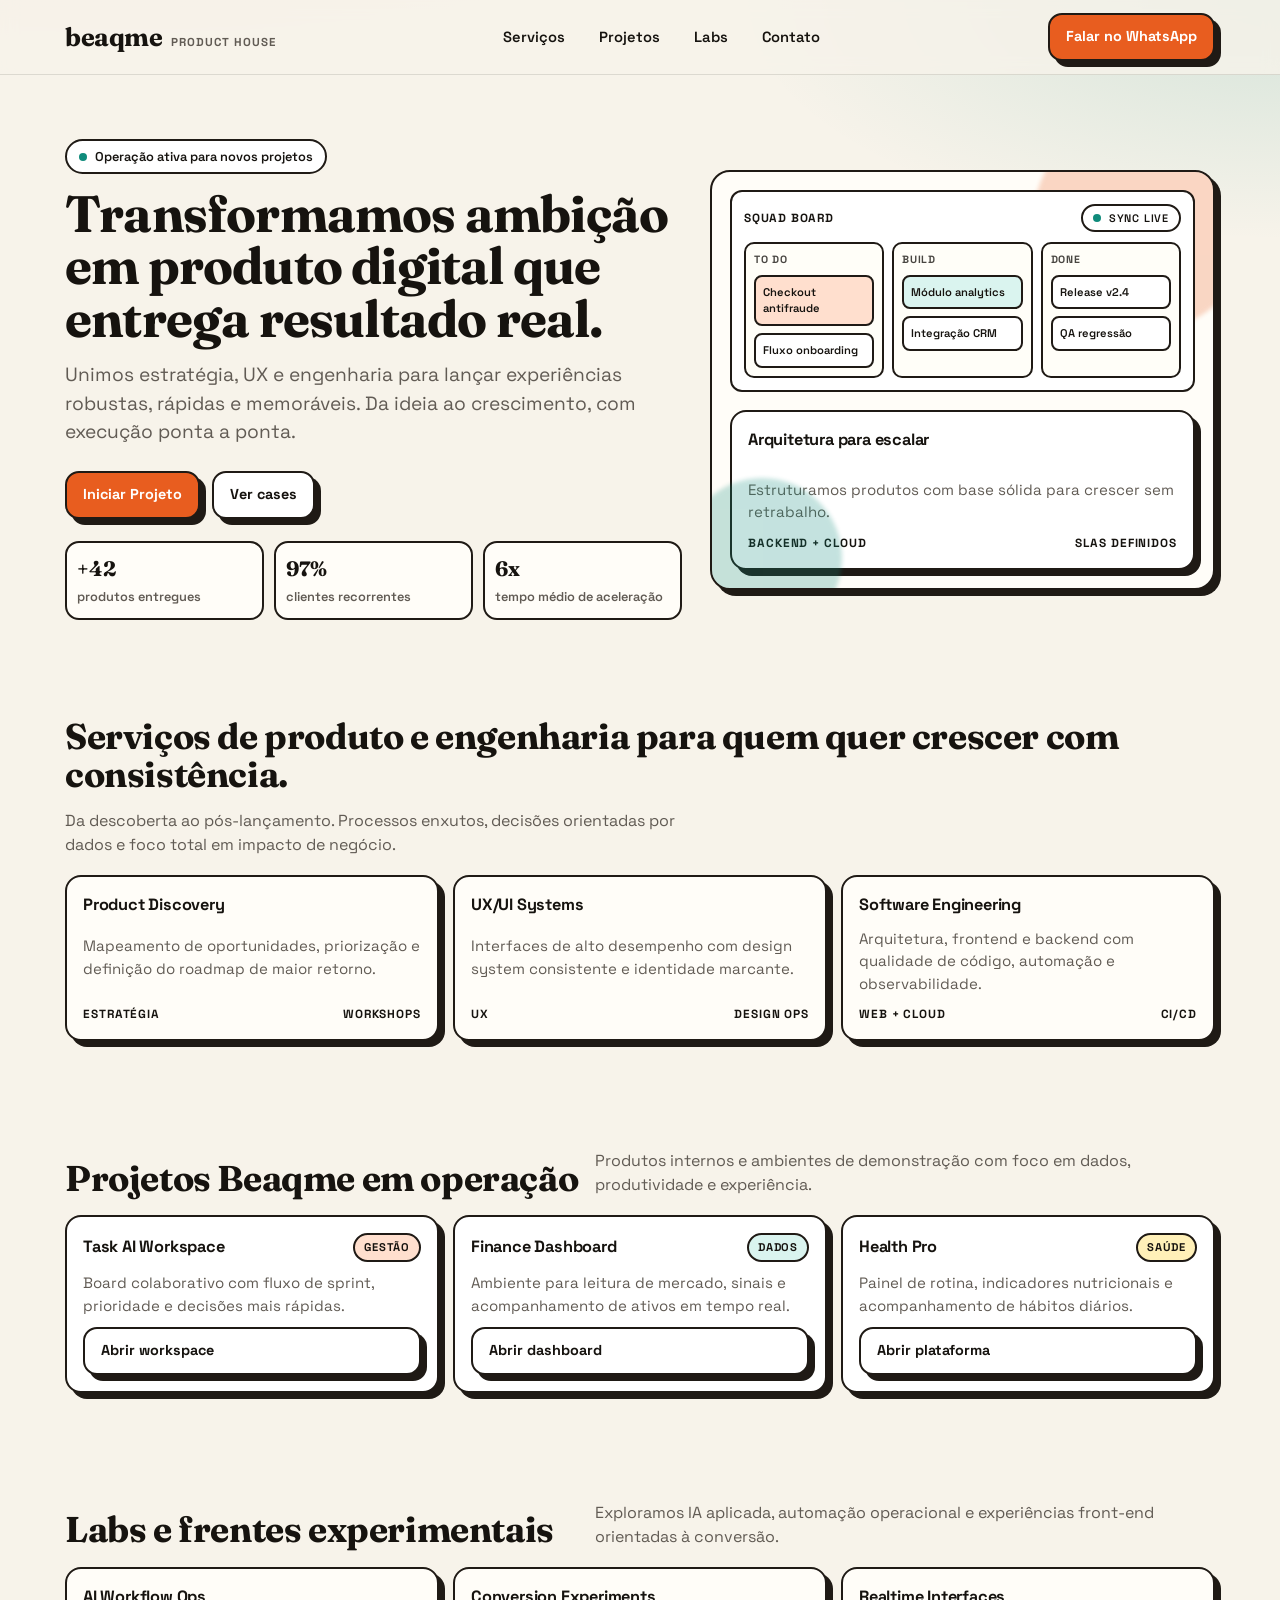
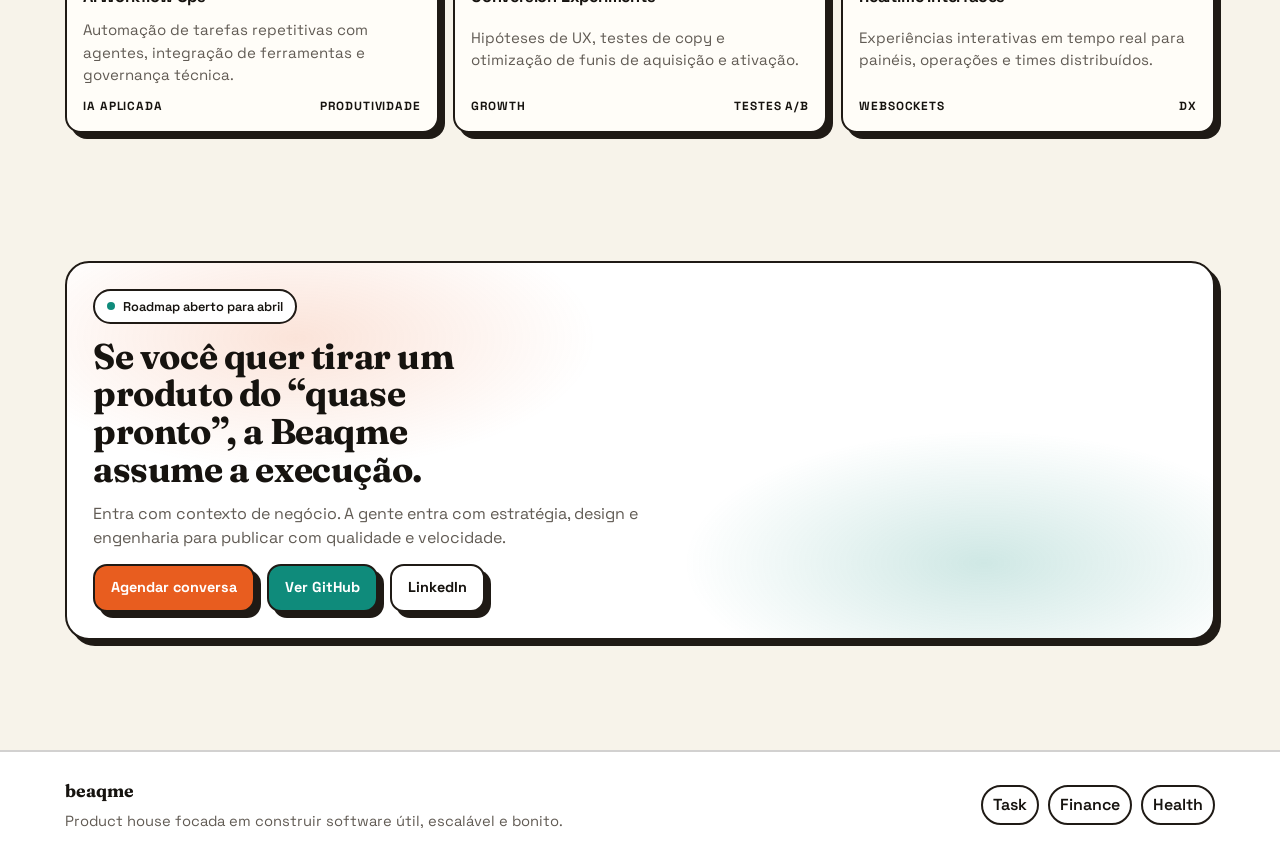
<file: index.html>
<!DOCTYPE html>
<html lang="pt-BR">
<head>
  <meta charset="UTF-8">
  <meta name="viewport" content="width=device-width, initial-scale=1.0">
  <meta name="description" content="Beaqme cria produtos digitais de alto impacto com engenharia, estratégia e design de produto.">
  <title>Beaqme | Digital Product House</title>
  <link rel="preconnect" href="https://fonts.googleapis.com">
  <link rel="preconnect" href="https://fonts.gstatic.com" crossorigin>
  <link href="https://fonts.googleapis.com/css2?family=Space+Grotesk:wght@400;500;700&family=Fraunces:opsz,wght@9..144,600;9..144,700&display=swap" rel="stylesheet">
  <style>
    :root {
      --bg: #f7f3ea;
      --paper: #fffdf8;
      --ink: #16130f;
      --muted: #615b54;
      --brand: #e85d1f;
      --brand-soft: #ffdfce;
      --accent: #0f8b7b;
      --line: #1f1a15;
      --card-shadow: 6px 6px 0 #1f1a15;
      --radius: 20px;
    }

    * {
      box-sizing: border-box;
      margin: 0;
      padding: 0;
    }

    html,
    body {
      min-height: 100%;
    }

    body {
      font-family: 'Space Grotesk', sans-serif;
      color: var(--ink);
      background:
        radial-gradient(1200px 500px at 10% -10%, rgba(232, 93, 31, 0.16), transparent 60%),
        radial-gradient(900px 400px at 100% 0%, rgba(15, 139, 123, 0.15), transparent 60%),
        var(--bg);
      line-height: 1.5;
      overflow-x: hidden;
    }

    .container {
      width: min(1150px, 92%);
      margin-inline: auto;
    }

    .chip {
      border: 2px solid var(--line);
      border-radius: 999px;
      display: inline-flex;
      align-items: center;
      gap: 8px;
      padding: 6px 12px;
      font-size: 0.8rem;
      background: #fff;
      font-weight: 600;
    }

    .chip::before {
      content: '';
      width: 8px;
      height: 8px;
      border-radius: 50%;
      background: var(--accent);
      animation: pulse 1.1s infinite;
    }

    @keyframes pulse {
      0%, 100% { opacity: 1; transform: scale(1); }
      50% { opacity: .45; transform: scale(.75); }
    }

    .site-header {
      position: sticky;
      top: 0;
      z-index: 30;
      backdrop-filter: blur(8px);
      background: rgba(247, 243, 234, .8);
      border-bottom: 1px solid rgba(31, 26, 21, .12);
    }

    .site-header .container {
      min-height: 74px;
      display: flex;
      align-items: center;
      justify-content: space-between;
      gap: 14px;
    }

    .brand {
      display: inline-flex;
      align-items: baseline;
      gap: 8px;
      text-decoration: none;
      color: var(--ink);
    }

    .brand-main {
      font-family: 'Fraunces', serif;
      font-size: 1.6rem;
      font-weight: 700;
      letter-spacing: -.4px;
    }

    .brand-mini {
      font-size: .72rem;
      text-transform: uppercase;
      letter-spacing: 1px;
      color: var(--muted);
      font-weight: 700;
    }

    .main-nav {
      display: flex;
      align-items: center;
      gap: 10px;
    }

    .main-nav a {
      text-decoration: none;
      color: var(--ink);
      padding: 8px 12px;
      font-size: .92rem;
      border-radius: 999px;
      font-weight: 600;
    }

    .main-nav a:hover {
      background: #fff;
    }

    .btn {
      text-decoration: none;
      border: 2px solid var(--line);
      border-radius: 14px;
      padding: 11px 16px;
      display: inline-flex;
      align-items: center;
      gap: 8px;
      color: var(--ink);
      font-weight: 700;
      font-size: .9rem;
      background: #fff;
      box-shadow: var(--card-shadow);
      transition: transform .14s ease, box-shadow .14s ease;
    }

    .btn:hover {
      transform: translate(-2px, -2px);
      box-shadow: 8px 8px 0 #1f1a15;
    }

    .btn-primary {
      background: var(--brand);
      color: #fff;
    }

    .btn-secondary {
      background: var(--accent);
      color: #fff;
    }

    .hero {
      padding: 64px 0 44px;
    }

    .hero-grid {
      display: grid;
      grid-template-columns: 1.1fr .9fr;
      gap: 28px;
      align-items: center;
    }

    .hero h1 {
      margin-top: 14px;
      font-family: 'Fraunces', serif;
      font-weight: 700;
      letter-spacing: -.8px;
      font-size: clamp(2rem, 4vw, 4rem);
      line-height: 1.02;
    }

    .hero p {
      margin-top: 16px;
      color: var(--muted);
      font-size: clamp(1rem, 1.8vw, 1.2rem);
      max-width: 58ch;
    }

    .hero-actions {
      margin-top: 24px;
      display: flex;
      flex-wrap: wrap;
      gap: 12px;
    }

    .hero-stats {
      margin-top: 22px;
      display: grid;
      grid-template-columns: repeat(3, minmax(0, 1fr));
      gap: 10px;
    }

    .stat {
      border: 2px solid var(--line);
      border-radius: 14px;
      padding: 10px;
      background: var(--paper);
    }

    .stat strong {
      display: block;
      font-size: 1.3rem;
      font-family: 'Fraunces', serif;
    }

    .stat span {
      font-size: .8rem;
      color: var(--muted);
      font-weight: 600;
    }

    .hero-art {
      border: 2px solid var(--line);
      border-radius: var(--radius);
      background: var(--paper);
      box-shadow: var(--card-shadow);
      padding: 18px;
      position: relative;
      overflow: hidden;
      min-height: 420px;
      display: grid;
      align-content: space-between;
      gap: 14px;
    }

    .hero-art::before,
    .hero-art::after {
      content: '';
      position: absolute;
      border-radius: 50%;
      filter: blur(2px);
      opacity: .24;
      pointer-events: none;
    }

    .hero-art::before {
      width: 220px;
      height: 220px;
      background: var(--brand);
      top: -60px;
      right: -40px;
    }

    .hero-art::after {
      width: 160px;
      height: 160px;
      background: var(--accent);
      bottom: -50px;
      left: -30px;
    }

    .board-preview {
      border: 2px solid var(--line);
      border-radius: 12px;
      background: #fff;
      padding: 12px;
      position: relative;
      z-index: 1;
    }

    .board-head {
      display: flex;
      align-items: center;
      justify-content: space-between;
      font-size: .74rem;
      text-transform: uppercase;
      letter-spacing: .8px;
      font-weight: 700;
      margin-bottom: 10px;
    }

    .board-columns {
      display: grid;
      grid-template-columns: repeat(3, minmax(0,1fr));
      gap: 8px;
    }

    .mini-col {
      border: 2px solid var(--line);
      border-radius: 10px;
      padding: 8px;
      background: #fffef8;
      min-height: 125px;
      display: grid;
      gap: 7px;
      align-content: start;
    }

    .mini-col span {
      font-size: .66rem;
      text-transform: uppercase;
      letter-spacing: .7px;
      font-weight: 700;
      opacity: .78;
    }

    .mini-task {
      border: 2px solid var(--line);
      border-radius: 8px;
      padding: 7px;
      background: #fff;
      font-size: .7rem;
      font-weight: 600;
    }

    .mini-task.hot { background: var(--brand-soft); }
    .mini-task.cool { background: #daf4ef; }

    .section {
      padding: 54px 0;
    }

    .section-head {
      display: flex;
      align-items: end;
      justify-content: space-between;
      gap: 16px;
      margin-bottom: 18px;
      flex-wrap: wrap;
    }

    .section h2 {
      font-family: 'Fraunces', serif;
      font-size: clamp(1.6rem, 2.8vw, 2.4rem);
      letter-spacing: -.4px;
      line-height: 1.05;
    }

    .section p.lead {
      color: var(--muted);
      max-width: 62ch;
    }

    .services-grid,
    .labs-grid,
    .projects-grid {
      display: grid;
      grid-template-columns: repeat(3, minmax(0,1fr));
      gap: 14px;
    }

    .card {
      border: 2px solid var(--line);
      border-radius: 16px;
      background: var(--paper);
      box-shadow: var(--card-shadow);
      padding: 16px;
      display: grid;
      gap: 10px;
    }

    .card h3 {
      font-size: 1.02rem;
      letter-spacing: -.2px;
    }

    .card p {
      color: var(--muted);
      font-size: .94rem;
    }

    .card .meta {
      margin-top: auto;
      display: flex;
      justify-content: space-between;
      font-size: .74rem;
      text-transform: uppercase;
      letter-spacing: .9px;
      font-weight: 700;
    }

    .projects-grid .card {
      background: #fff;
    }

    .project-top {
      display: flex;
      justify-content: space-between;
      align-items: center;
      gap: 8px;
      flex-wrap: wrap;
    }

    .tag {
      border: 2px solid var(--line);
      border-radius: 999px;
      padding: 4px 9px;
      font-size: .7rem;
      text-transform: uppercase;
      letter-spacing: .8px;
      font-weight: 700;
      background: #fff;
    }

    .tag.green { background: #daf4ef; }
    .tag.orange { background: var(--brand-soft); }
    .tag.yellow { background: #fff0b8; }

    .cta {
      border: 2px solid var(--line);
      border-radius: 24px;
      background:
        radial-gradient(500px 220px at 20% 20%, rgba(232, 93, 31, .17), transparent 60%),
        radial-gradient(500px 220px at 80% 80%, rgba(15, 139, 123, .2), transparent 60%),
        #fff;
      box-shadow: var(--card-shadow);
      padding: 26px;
      display: grid;
      gap: 14px;
      margin-top: 20px;
    }

    .cta h2 {
      font-family: 'Fraunces', serif;
      letter-spacing: -.4px;
      font-size: clamp(1.5rem, 2.8vw, 2.4rem);
      max-width: 18ch;
      line-height: 1.05;
    }

    .cta p {
      color: var(--muted);
      max-width: 60ch;
    }

    .cta-actions {
      display: flex;
      flex-wrap: wrap;
      gap: 12px;
    }

    .site-footer {
      margin-top: 56px;
      border-top: 2px solid rgba(31, 26, 21, .2);
      background: #fff;
      padding: 26px 0 30px;
    }

    .footer-grid {
      display: grid;
      grid-template-columns: 1fr auto;
      gap: 16px;
      align-items: center;
    }

    .footer-links {
      display: flex;
      flex-wrap: wrap;
      gap: 9px;
    }

    .footer-links a {
      text-decoration: none;
      color: var(--ink);
      font-weight: 600;
      border: 2px solid var(--line);
      border-radius: 999px;
      padding: 6px 10px;
      background: #fff;
    }

    .reveal {
      opacity: 0;
      transform: translateY(16px);
      transition: opacity .6s ease, transform .6s ease;
    }

    .reveal.in {
      opacity: 1;
      transform: translateY(0);
    }

    @media (max-width: 1024px) {
      .hero-grid {
        grid-template-columns: 1fr;
      }

      .hero-art {
        min-height: auto;
      }

      .services-grid,
      .labs-grid,
      .projects-grid {
        grid-template-columns: repeat(2, minmax(0,1fr));
      }
    }

    @media (max-width: 780px) {
      .main-nav {
        display: none;
      }

      .hero-stats {
        grid-template-columns: 1fr;
      }

      .services-grid,
      .labs-grid,
      .projects-grid {
        grid-template-columns: 1fr;
      }

      .footer-grid {
        grid-template-columns: 1fr;
      }
    }

    @media (prefers-reduced-motion: reduce) {
      *, *::before, *::after {
        animation: none !important;
        transition: none !important;
      }
      .reveal {
        opacity: 1;
        transform: none;
      }
    }
  </style>
</head>
<body>
  <header class="site-header">
    <div class="container">
      <a href="#" class="brand" aria-label="Beaqme Home">
        <span class="brand-main">beaqme</span>
        <span class="brand-mini">product house</span>
      </a>

      <nav class="main-nav" aria-label="Navegação principal">
        <a href="#servicos">Serviços</a>
        <a href="#projetos">Projetos</a>
        <a href="#labs">Labs</a>
        <a href="#contato">Contato</a>
      </nav>

      <a class="btn btn-primary" href="https://wa.me/5511970750048" target="_blank" rel="noopener">Falar no WhatsApp</a>
    </div>
  </header>

  <main>
    <section class="hero">
      <div class="container hero-grid">
        <div class="reveal">
          <span class="chip">Operação ativa para novos projetos</span>
          <h1>Transformamos ambição em produto digital que entrega resultado real.</h1>
          <p>Unimos estratégia, UX e engenharia para lançar experiências robustas, rápidas e memoráveis. Da ideia ao crescimento, com execução ponta a ponta.</p>

          <div class="hero-actions">
            <a class="btn btn-primary" href="#contato">Iniciar Projeto</a>
            <a class="btn" href="#projetos">Ver cases</a>
          </div>

          <div class="hero-stats">
            <div class="stat">
              <strong>+42</strong>
              <span>produtos entregues</span>
            </div>
            <div class="stat">
              <strong>97%</strong>
              <span>clientes recorrentes</span>
            </div>
            <div class="stat">
              <strong>6x</strong>
              <span>tempo médio de aceleração</span>
            </div>
          </div>
        </div>

        <aside class="hero-art reveal" aria-label="Preview de ambiente de produto">
          <div class="board-preview">
            <div class="board-head">
              <span>Squad Board</span>
              <span class="chip" style="padding:4px 10px;font-size:.68rem;">sync live</span>
            </div>
            <div class="board-columns">
              <div class="mini-col">
                <span>To do</span>
                <div class="mini-task hot">Checkout antifraude</div>
                <div class="mini-task">Fluxo onboarding</div>
              </div>
              <div class="mini-col">
                <span>Build</span>
                <div class="mini-task cool">Módulo analytics</div>
                <div class="mini-task">Integração CRM</div>
              </div>
              <div class="mini-col">
                <span>Done</span>
                <div class="mini-task">Release v2.4</div>
                <div class="mini-task">QA regressão</div>
              </div>
            </div>
          </div>

          <div class="card" style="background:#fff;">
            <h3>Arquitetura para escalar</h3>
            <p>Estruturamos produtos com base sólida para crescer sem retrabalho.</p>
            <div class="meta">
              <span>Backend + Cloud</span>
              <span>SLAs definidos</span>
            </div>
          </div>
        </aside>
      </div>
    </section>

    <section id="servicos" class="section">
      <div class="container">
        <div class="section-head reveal">
          <h2>Serviços de produto e engenharia para quem quer crescer com consistência.</h2>
          <p class="lead">Da descoberta ao pós-lançamento. Processos enxutos, decisões orientadas por dados e foco total em impacto de negócio.</p>
        </div>

        <div class="services-grid">
          <article class="card reveal">
            <h3>Product Discovery</h3>
            <p>Mapeamento de oportunidades, priorização e definição do roadmap de maior retorno.</p>
            <div class="meta"><span>Estratégia</span><span>Workshops</span></div>
          </article>
          <article class="card reveal">
            <h3>UX/UI Systems</h3>
            <p>Interfaces de alto desempenho com design system consistente e identidade marcante.</p>
            <div class="meta"><span>UX</span><span>Design Ops</span></div>
          </article>
          <article class="card reveal">
            <h3>Software Engineering</h3>
            <p>Arquitetura, frontend e backend com qualidade de código, automação e observabilidade.</p>
            <div class="meta"><span>Web + Cloud</span><span>CI/CD</span></div>
          </article>
        </div>
      </div>
    </section>

    <section id="projetos" class="section">
      <div class="container">
        <div class="section-head reveal">
          <h2>Projetos Beaqme em operação</h2>
          <p class="lead">Produtos internos e ambientes de demonstração com foco em dados, produtividade e experiência.</p>
        </div>

        <div class="projects-grid">
          <article class="card reveal">
            <div class="project-top">
              <h3>Task AI Workspace</h3>
              <span class="tag orange">Gestão</span>
            </div>
            <p>Board colaborativo com fluxo de sprint, prioridade e decisões mais rápidas.</p>
            <a class="btn" href="task.html">Abrir workspace</a>
          </article>

          <article class="card reveal">
            <div class="project-top">
              <h3>Finance Dashboard</h3>
              <span class="tag green">Dados</span>
            </div>
            <p>Ambiente para leitura de mercado, sinais e acompanhamento de ativos em tempo real.</p>
            <a class="btn" href="finance.html">Abrir dashboard</a>
          </article>

          <article class="card reveal">
            <div class="project-top">
              <h3>Health Pro</h3>
              <span class="tag yellow">Saúde</span>
            </div>
            <p>Painel de rotina, indicadores nutricionais e acompanhamento de hábitos diários.</p>
            <a class="btn" href="health.html">Abrir plataforma</a>
          </article>
        </div>
      </div>
    </section>

    <section id="labs" class="section">
      <div class="container">
        <div class="section-head reveal">
          <h2>Labs e frentes experimentais</h2>
          <p class="lead">Exploramos IA aplicada, automação operacional e experiências front-end orientadas à conversão.</p>
        </div>

        <div class="labs-grid">
          <article class="card reveal">
            <h3>AI Workflow Ops</h3>
            <p>Automação de tarefas repetitivas com agentes, integração de ferramentas e governança técnica.</p>
            <div class="meta"><span>IA aplicada</span><span>Produtividade</span></div>
          </article>
          <article class="card reveal">
            <h3>Conversion Experiments</h3>
            <p>Hipóteses de UX, testes de copy e otimização de funis de aquisição e ativação.</p>
            <div class="meta"><span>Growth</span><span>Testes A/B</span></div>
          </article>
          <article class="card reveal">
            <h3>Realtime Interfaces</h3>
            <p>Experiências interativas em tempo real para painéis, operações e times distribuídos.</p>
            <div class="meta"><span>WebSockets</span><span>DX</span></div>
          </article>
        </div>
      </div>
    </section>

    <section id="contato" class="section">
      <div class="container">
        <div class="cta reveal">
          <span class="chip" style="width:fit-content;">Roadmap aberto para abril</span>
          <h2>Se você quer tirar um produto do “quase pronto”, a Beaqme assume a execução.</h2>
          <p>Entra com contexto de negócio. A gente entra com estratégia, design e engenharia para publicar com qualidade e velocidade.</p>
          <div class="cta-actions">
            <a class="btn btn-primary" href="https://wa.me/5511970750048" target="_blank" rel="noopener">Agendar conversa</a>
            <a class="btn btn-secondary" href="https://github.com/cantsixsix" target="_blank" rel="noopener">Ver GitHub</a>
            <a class="btn" href="https://linkedin.com/in/beaqme" target="_blank" rel="noopener">LinkedIn</a>
          </div>
        </div>
      </div>
    </section>
  </main>

  <footer class="site-footer">
    <div class="container footer-grid">
      <div>
        <strong style="font-family:'Fraunces',serif;font-size:1.1rem;">beaqme</strong>
        <p style="margin-top:6px;color:var(--muted);font-size:.92rem;">Product house focada em construir software útil, escalável e bonito.</p>
      </div>
      <div class="footer-links">
        <a href="task.html">Task</a>
        <a href="finance.html">Finance</a>
        <a href="health.html">Health</a>
      </div>
    </div>
  </footer>

  <script>
    const revealEls = document.querySelectorAll('.reveal');
    const observer = new IntersectionObserver((entries) => {
      entries.forEach((entry, idx) => {
        if (!entry.isIntersecting) return;
        setTimeout(() => entry.target.classList.add('in'), idx * 70);
        observer.unobserve(entry.target);
      });
    }, { threshold: 0.12 });

    revealEls.forEach((el) => observer.observe(el));
  </script>
</body>
</html>
</file>
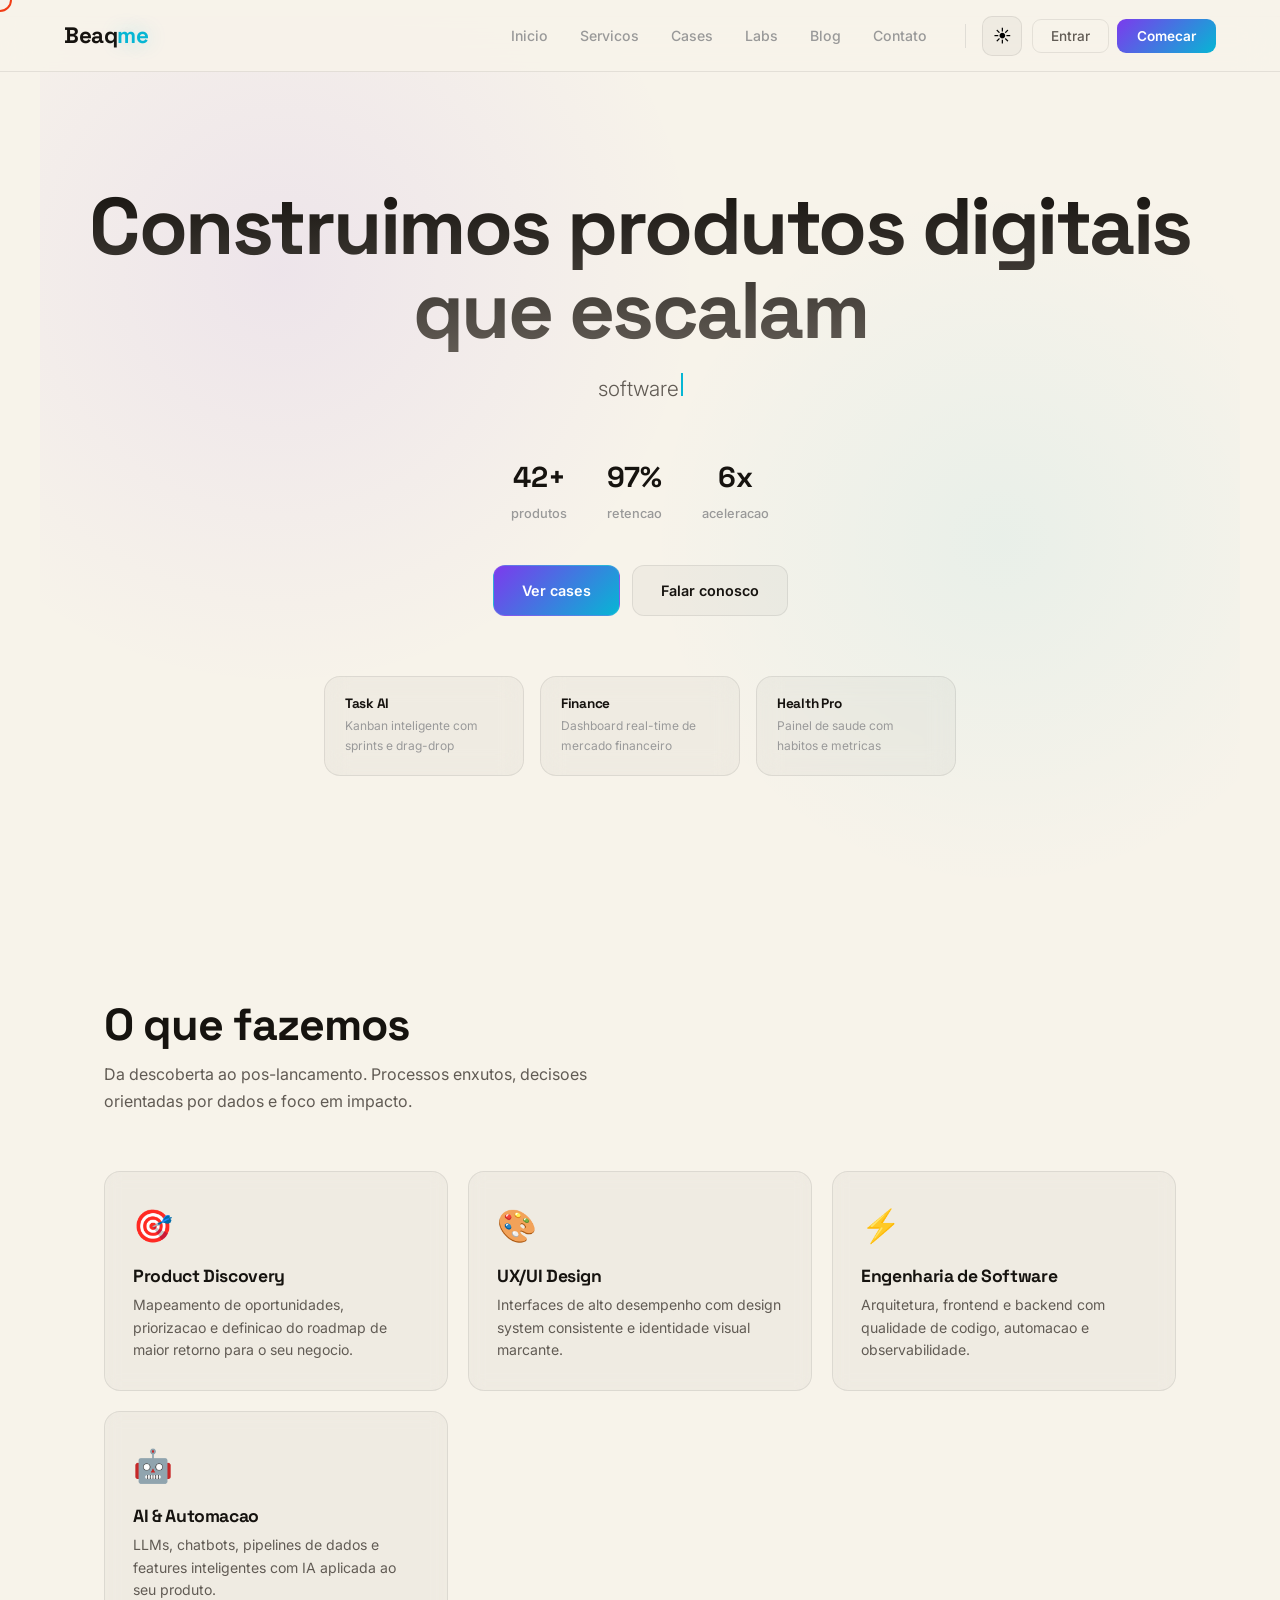
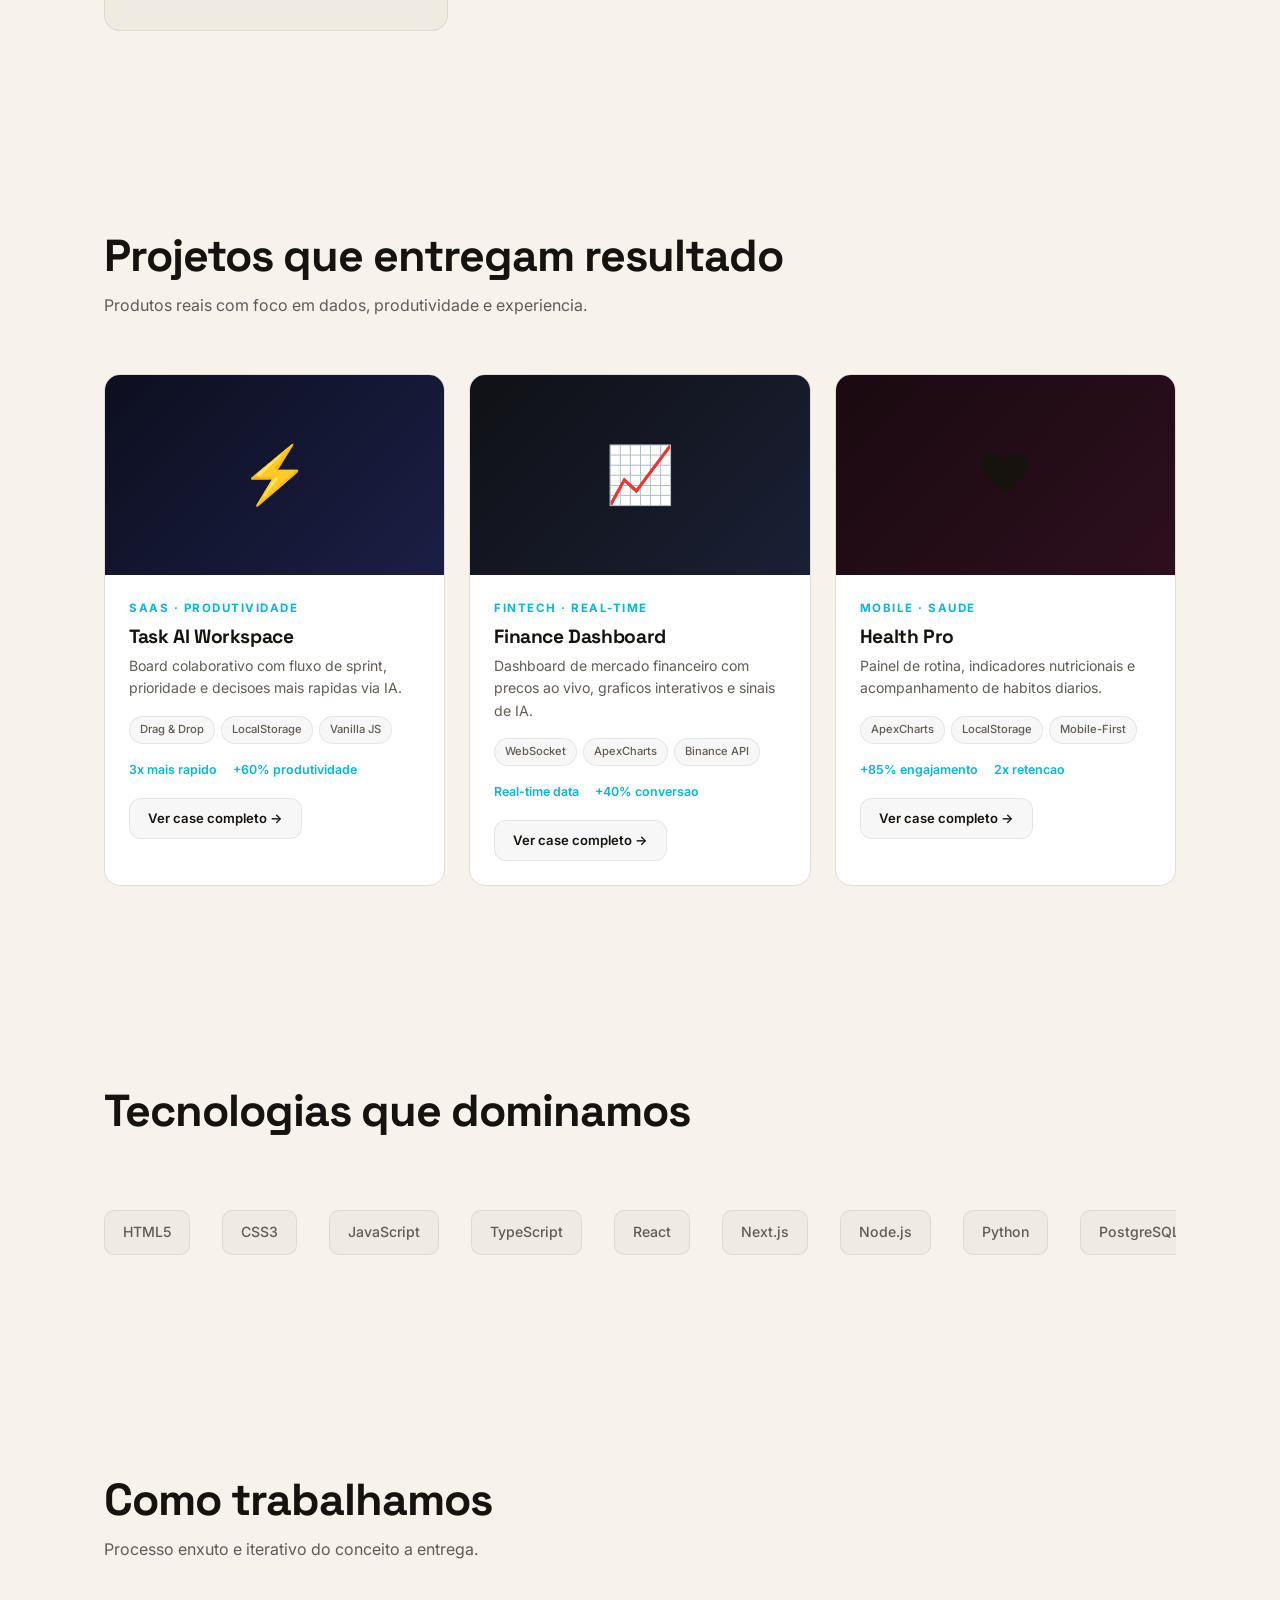
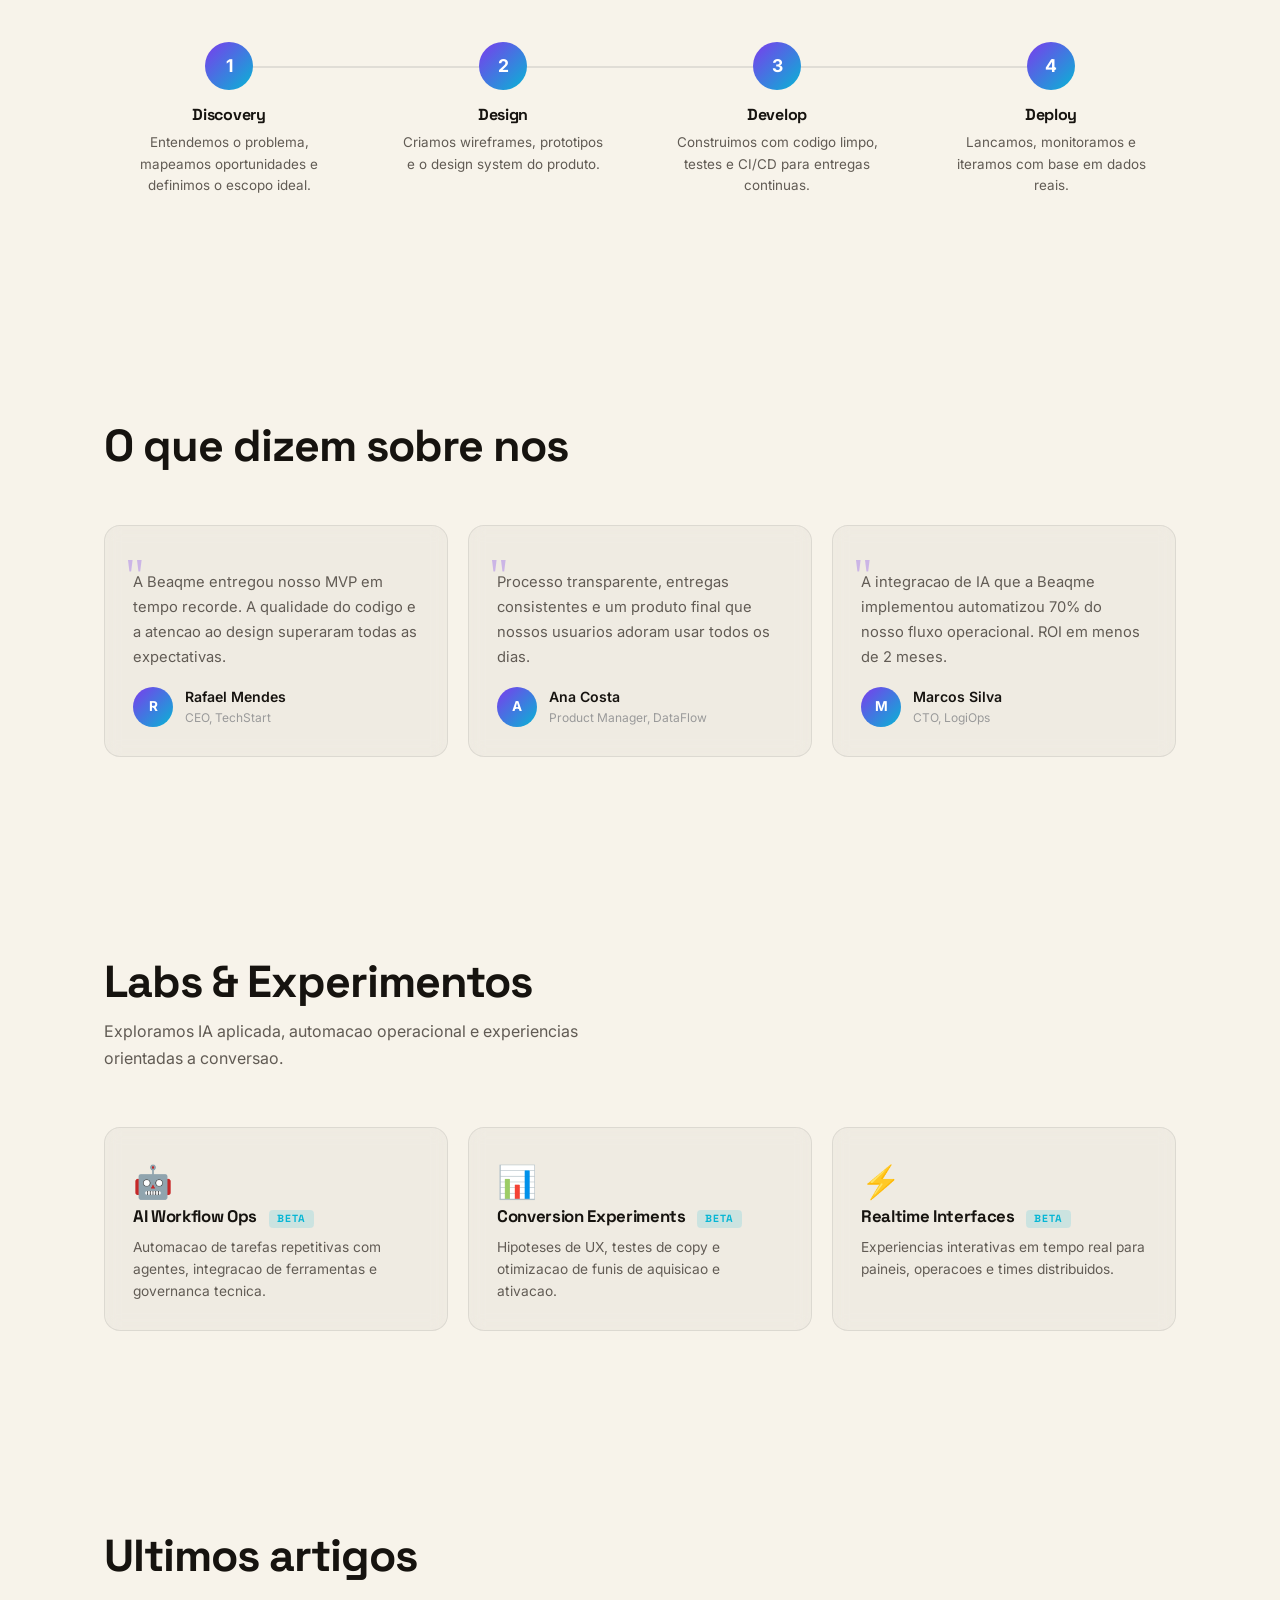
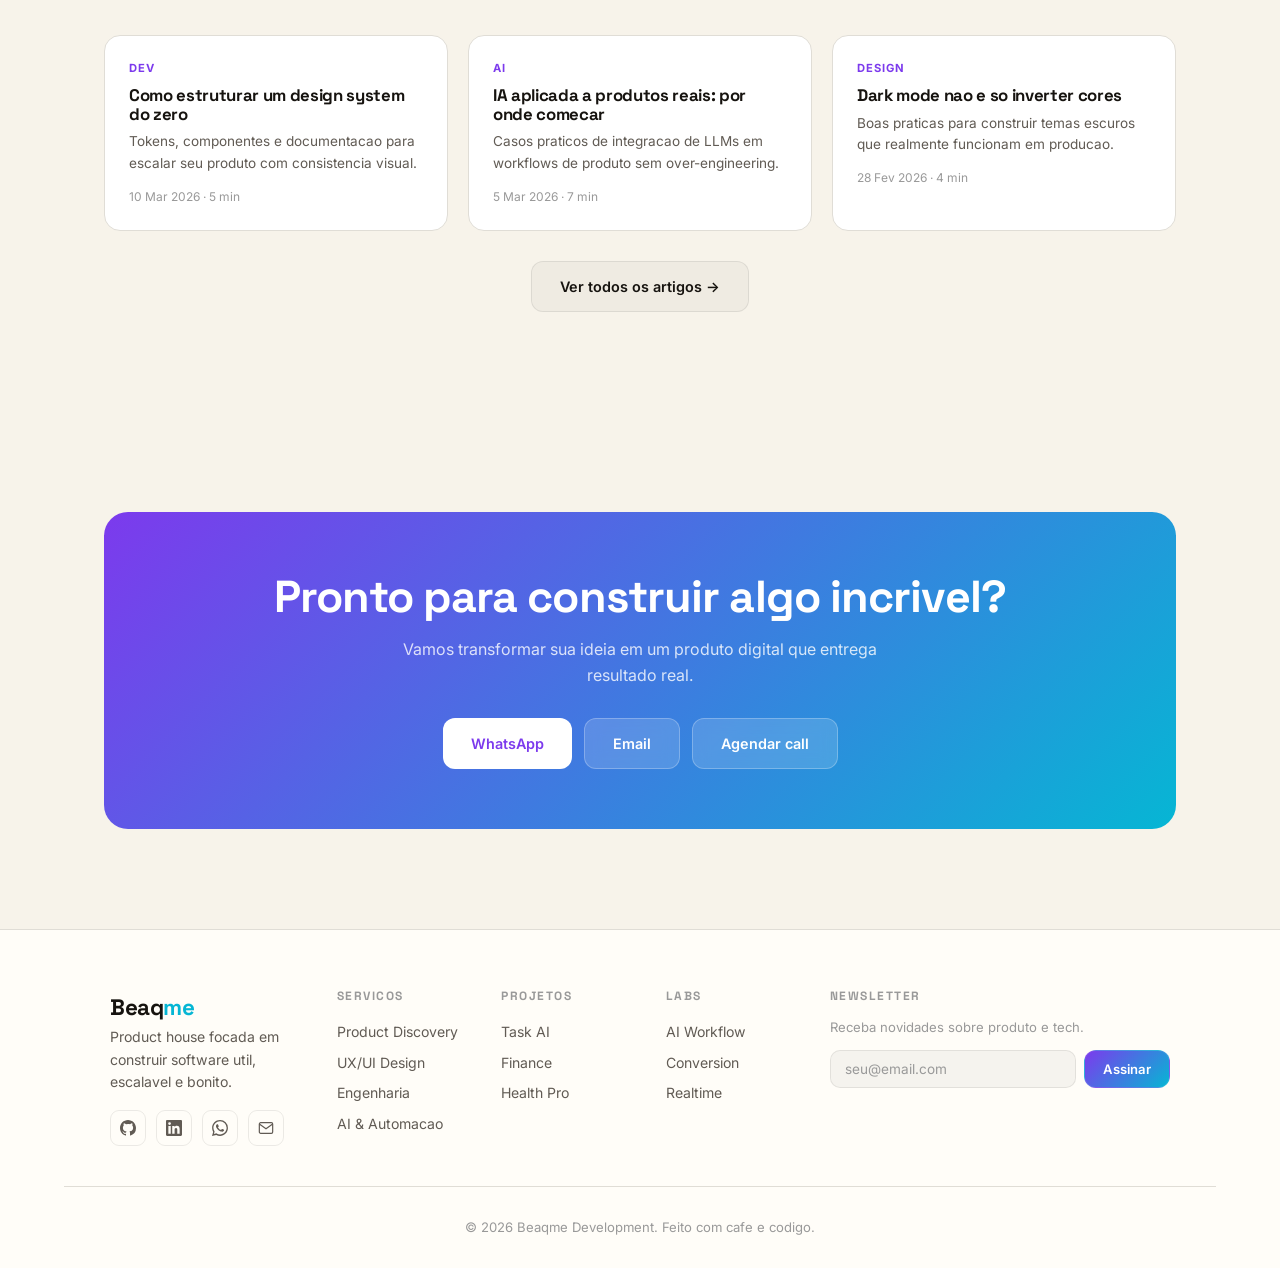
<file: new/index.html>
<!DOCTYPE html>
<html lang="pt-BR">
<head>
    <meta charset="UTF-8">
    <meta name="viewport" content="width=device-width, initial-scale=1.0, maximum-scale=5.0">
    <title>Beaqme | Construimos Produtos Digitais que Escalam</title>
    <meta name="description" content="A Beaqme cria produtos digitais de alto impacto com engenharia, design e estrategia. Software sob medida, apps e sistemas de alta performance.">
    <meta name="author" content="Beaqme">
    <meta name="robots" content="index, follow">
    <link rel="canonical" href="https://beaqme.com/">

    <!-- Open Graph -->
    <meta property="og:type" content="website">
    <meta property="og:url" content="https://beaqme.com/">
    <meta property="og:title" content="Beaqme - Produtos Digitais que Escalam">
    <meta property="og:description" content="Construimos produtos digitais com engenharia, design e estrategia. Do conceito ao lancamento.">
    <meta property="og:image" content="https://beaqme.com/og-preview.png">
    <meta property="og:locale" content="pt_BR">
    <meta property="og:site_name" content="Beaqme">

    <!-- Twitter Card -->
    <meta name="twitter:card" content="summary_large_image">
    <meta name="twitter:title" content="Beaqme - Produtos Digitais que Escalam">
    <meta name="twitter:description" content="Construimos produtos digitais com engenharia, design e estrategia.">
    <meta name="twitter:image" content="https://beaqme.com/og-preview.png">

    <!-- Favicon -->
    <link rel="icon" href="data:image/svg+xml,<svg xmlns='http://www.w3.org/2000/svg' viewBox='0 0 100 100'><text y='.9em' font-size='90'>B</text></svg>">

    <!-- Fonts -->
    <link rel="preconnect" href="https://fonts.googleapis.com">
    <link rel="preconnect" href="https://fonts.gstatic.com" crossorigin>
    <link href="https://fonts.googleapis.com/css2?family=Space+Grotesk:wght@400;500;700;800&family=Inter:wght@300;400;500;600;700;800&family=JetBrains+Mono:wght@400;500&display=swap" rel="stylesheet">

    <!-- Styles -->
    <link rel="stylesheet" href="style.css">

    <!-- JSON-LD -->
    <script type="application/ld+json">
    {
        "@context": "https://schema.org",
        "@type": "Organization",
        "name": "Beaqme",
        "url": "https://beaqme.com",
        "logo": "https://beaqme.com/logo.png",
        "description": "Digital Product House focada em construir software util, escalavel e bonito.",
        "contactPoint": {
            "@type": "ContactPoint",
            "telephone": "+55-11-97075-0048",
            "contactType": "sales"
        },
        "sameAs": [
            "https://github.com/cantsixsix",
            "https://linkedin.com/in/beaqme"
        ]
    }
    </script>
</head>
<body>

<!-- ══════ HEADER ══════ -->
<header class="site-header" role="banner">
    <a href="#" class="logo" aria-label="Beaqme Home">Beaq<span class="accent glow">me</span></a>

    <nav class="desktop-nav" aria-label="Navegacao principal">
        <ul>
            <li><a href="#inicio">Inicio</a></li>
            <li><a href="#servicos">Servicos</a></li>
            <li><a href="#cases">Cases</a></li>
            <li><a href="#labs">Labs</a></li>
            <li><a href="blog/">Blog</a></li>
            <li><a href="#contato">Contato</a></li>
        </ul>
        <div class="nav-divider"></div>

        <button class="theme-toggle" onclick="toggleTheme()" aria-label="Alternar tema claro/escuro">
            <span class="icon icon-moon">&#9790;</span>
            <span class="icon icon-sun">&#9728;</span>
        </button>

        <div id="authButtons" class="auth-buttons">
            <button class="btn-login" onclick="openAuth('login')">Entrar</button>
            <button class="btn-signup" onclick="openAuth('signup')">Comecar</button>
        </div>

        <div id="userMenu" style="display:none; position:relative;">
            <div class="user-avatar-btn" id="avatarBtn" onclick="toggleUserDropdown()">
                <div class="avatar-circle" id="avatarCircle">?</div>
                <span class="avatar-name" id="avatarName">&mdash;</span>
                <span class="avatar-chevron">&#9662;</span>
                <span class="unread-badge" id="unreadBadge"></span>
                <div class="user-dropdown" id="userDropdown">
                    <div class="dd-header">
                        <div class="dd-name" id="ddName">&mdash;</div>
                        <div class="dd-email" id="ddEmail">&mdash;</div>
                        <span class="dd-role" id="ddRole">&mdash;</span>
                    </div>
                    <div id="ddContent"></div>
                    <div class="dd-separator"></div>
                    <button class="dd-item danger" onclick="logout()">&#8617; Sair da conta</button>
                </div>
            </div>
        </div>
    </nav>

    <button class="mobile-toggle" id="menuToggle" onclick="toggleMenu()" aria-label="Menu">
        <div class="bar"></div><div class="bar"></div><div class="bar"></div>
    </button>
</header>

<!-- Mobile Menu -->
<div class="mobile-menu" id="mobileMenu">
    <a href="#inicio" onclick="toggleMenu()">Inicio</a>
    <a href="#servicos" onclick="toggleMenu()">Servicos</a>
    <a href="#cases" onclick="toggleMenu()">Cases</a>
    <a href="#labs" onclick="toggleMenu()">Labs</a>
    <a href="blog/" onclick="toggleMenu()">Blog</a>
    <a href="#contato" onclick="toggleMenu()">Contato</a>
    <div class="mobile-divider"></div>
    <div style="padding:0 16px;">
        <button class="theme-toggle" onclick="toggleTheme()" aria-label="Alternar tema" style="width:100%;justify-content:center;">
            <span class="icon icon-moon">&#9790;</span>
            <span class="icon icon-sun">&#9728;</span>
        </button>
    </div>
    <div class="mobile-divider"></div>
    <div id="mobileAuthArea">
        <div class="mobile-auth">
            <a href="#" class="btn btn-outline btn-small" style="flex:1;justify-content:center;" onclick="toggleMenu();openAuth('login')">Entrar</a>
            <a href="#" class="btn btn-primary btn-small" style="flex:1;justify-content:center;" onclick="toggleMenu();openAuth('signup')">Criar conta</a>
        </div>
    </div>
</div>

<main>
    <!-- ══════ 1. HERO ══════ -->
    <section class="hero" id="inicio">
        <div class="hero-mesh"></div>

        <div class="reveal">
            <h1>Construimos produtos digitais que escalam</h1>
        </div>

        <div class="hero-typing reveal">
            <span id="typingText">software</span><span class="cursor"></span>
        </div>

        <div class="hero-stats reveal">
            <div class="hero-stat"><strong>42+</strong><span>produtos</span></div>
            <div class="hero-stat"><strong>97%</strong><span>retencao</span></div>
            <div class="hero-stat"><strong>6x</strong><span>aceleracao</span></div>
        </div>

        <div class="hero-buttons reveal">
            <a href="#cases" class="btn btn-primary">Ver cases</a>
            <a href="https://wa.me/5511970750048" target="_blank" rel="noopener" class="btn btn-outline">Falar conosco</a>
        </div>

        <div class="hero-cards">
            <div class="hero-card reveal">
                <h4>Task AI</h4>
                <p>Kanban inteligente com sprints e drag-drop</p>
            </div>
            <div class="hero-card reveal">
                <h4>Finance</h4>
                <p>Dashboard real-time de mercado financeiro</p>
            </div>
            <div class="hero-card reveal">
                <h4>Health Pro</h4>
                <p>Painel de saude com habitos e metricas</p>
            </div>
        </div>
    </section>

    <!-- ══════ 2. SERVICOS ══════ -->
    <section id="servicos">
        <div class="section-header reveal">
            <h2 class="section-title">O que fazemos</h2>
            <p class="section-desc">Da descoberta ao pos-lancamento. Processos enxutos, decisoes orientadas por dados e foco em impacto.</p>
        </div>

        <div class="services-grid">
            <article class="service-card reveal">
                <span class="icon">&#127919;</span>
                <h3>Product Discovery</h3>
                <p>Mapeamento de oportunidades, priorizacao e definicao do roadmap de maior retorno para o seu negocio.</p>
            </article>
            <article class="service-card reveal">
                <span class="icon">&#127912;</span>
                <h3>UX/UI Design</h3>
                <p>Interfaces de alto desempenho com design system consistente e identidade visual marcante.</p>
            </article>
            <article class="service-card reveal">
                <span class="icon">&#9889;</span>
                <h3>Engenharia de Software</h3>
                <p>Arquitetura, frontend e backend com qualidade de codigo, automacao e observabilidade.</p>
            </article>
            <article class="service-card reveal">
                <span class="icon">&#129302;</span>
                <h3>AI &amp; Automacao</h3>
                <p>LLMs, chatbots, pipelines de dados e features inteligentes com IA aplicada ao seu produto.</p>
            </article>
        </div>
    </section>

    <!-- ══════ 3. CASES / PROJETOS ══════ -->
    <section id="cases">
        <div class="section-header reveal">
            <h2 class="section-title">Projetos que entregam resultado</h2>
            <p class="section-desc">Produtos reais com foco em dados, produtividade e experiencia.</p>
        </div>

        <div class="cases-grid">
            <article class="case-card reveal">
                <div class="case-thumb" style="background:linear-gradient(135deg,#0d0f1f,#1a1f45);">
                    <span>&#9889;</span>
                    <div class="overlay"><span class="btn btn-small btn-outline" style="color:#fff;border-color:rgba(255,255,255,.3);">Ver case</span></div>
                </div>
                <div class="case-content">
                    <div class="case-tag">SaaS &middot; Produtividade</div>
                    <h3 class="case-title">Task AI Workspace</h3>
                    <p class="case-desc">Board colaborativo com fluxo de sprint, prioridade e decisoes mais rapidas via IA.</p>
                    <div class="case-tags">
                        <span class="chip">Drag &amp; Drop</span>
                        <span class="chip">LocalStorage</span>
                        <span class="chip">Vanilla JS</span>
                    </div>
                    <div class="case-metrics">
                        <span class="case-metric">3x mais rapido</span>
                        <span class="case-metric">+60% produtividade</span>
                    </div>
                    <a href="cases/task-ai.html" class="btn btn-outline btn-small">Ver case completo &rarr;</a>
                </div>
            </article>

            <article class="case-card reveal">
                <div class="case-thumb" style="background:linear-gradient(135deg,#0f1115,#1a2035);">
                    <span>&#128200;</span>
                    <div class="overlay"><span class="btn btn-small btn-outline" style="color:#fff;border-color:rgba(255,255,255,.3);">Ver case</span></div>
                </div>
                <div class="case-content">
                    <div class="case-tag">Fintech &middot; Real-Time</div>
                    <h3 class="case-title">Finance Dashboard</h3>
                    <p class="case-desc">Dashboard de mercado financeiro com precos ao vivo, graficos interativos e sinais de IA.</p>
                    <div class="case-tags">
                        <span class="chip">WebSocket</span>
                        <span class="chip">ApexCharts</span>
                        <span class="chip">Binance API</span>
                    </div>
                    <div class="case-metrics">
                        <span class="case-metric">Real-time data</span>
                        <span class="case-metric">+40% conversao</span>
                    </div>
                    <a href="cases/finance-dashboard.html" class="btn btn-outline btn-small">Ver case completo &rarr;</a>
                </div>
            </article>

            <article class="case-card reveal">
                <div class="case-thumb" style="background:linear-gradient(135deg,#1a0a10,#2d0f1e);">
                    <span>&#10084;&#65039;</span>
                    <div class="overlay"><span class="btn btn-small btn-outline" style="color:#fff;border-color:rgba(255,255,255,.3);">Ver case</span></div>
                </div>
                <div class="case-content">
                    <div class="case-tag">Mobile &middot; Saude</div>
                    <h3 class="case-title">Health Pro</h3>
                    <p class="case-desc">Painel de rotina, indicadores nutricionais e acompanhamento de habitos diarios.</p>
                    <div class="case-tags">
                        <span class="chip">ApexCharts</span>
                        <span class="chip">LocalStorage</span>
                        <span class="chip">Mobile-First</span>
                    </div>
                    <div class="case-metrics">
                        <span class="case-metric">+85% engajamento</span>
                        <span class="case-metric">2x retencao</span>
                    </div>
                    <a href="cases/health-pro.html" class="btn btn-outline btn-small">Ver case completo &rarr;</a>
                </div>
            </article>
        </div>
    </section>

    <!-- ══════ 4. TECH STACK ══════ -->
    <section id="stack">
        <div class="section-header reveal">
            <h2 class="section-title">Tecnologias que dominamos</h2>
        </div>
        <div class="tech-marquee">
            <div class="tech-track">
                <span class="tech-item">HTML5</span>
                <span class="tech-item">CSS3</span>
                <span class="tech-item">JavaScript</span>
                <span class="tech-item">TypeScript</span>
                <span class="tech-item">React</span>
                <span class="tech-item">Next.js</span>
                <span class="tech-item">Node.js</span>
                <span class="tech-item">Python</span>
                <span class="tech-item">PostgreSQL</span>
                <span class="tech-item">AWS</span>
                <span class="tech-item">Docker</span>
                <span class="tech-item">Figma</span>
                <span class="tech-item">Git</span>
                <span class="tech-item">OpenAI</span>
                <!-- Duplicate for seamless loop -->
                <span class="tech-item">HTML5</span>
                <span class="tech-item">CSS3</span>
                <span class="tech-item">JavaScript</span>
                <span class="tech-item">TypeScript</span>
                <span class="tech-item">React</span>
                <span class="tech-item">Next.js</span>
                <span class="tech-item">Node.js</span>
                <span class="tech-item">Python</span>
                <span class="tech-item">PostgreSQL</span>
                <span class="tech-item">AWS</span>
                <span class="tech-item">Docker</span>
                <span class="tech-item">Figma</span>
                <span class="tech-item">Git</span>
                <span class="tech-item">OpenAI</span>
            </div>
        </div>
    </section>

    <!-- ══════ 5. PROCESSO ══════ -->
    <section id="processo">
        <div class="section-header reveal">
            <h2 class="section-title">Como trabalhamos</h2>
            <p class="section-desc">Processo enxuto e iterativo do conceito a entrega.</p>
        </div>

        <div class="process-grid">
            <div class="process-line"></div>
            <div class="process-step reveal">
                <div class="number">1</div>
                <h3>Discovery</h3>
                <p>Entendemos o problema, mapeamos oportunidades e definimos o escopo ideal.</p>
            </div>
            <div class="process-step reveal">
                <div class="number">2</div>
                <h3>Design</h3>
                <p>Criamos wireframes, prototipos e o design system do produto.</p>
            </div>
            <div class="process-step reveal">
                <div class="number">3</div>
                <h3>Develop</h3>
                <p>Construimos com codigo limpo, testes e CI/CD para entregas continuas.</p>
            </div>
            <div class="process-step reveal">
                <div class="number">4</div>
                <h3>Deploy</h3>
                <p>Lancamos, monitoramos e iteramos com base em dados reais.</p>
            </div>
        </div>
    </section>

    <!-- ══════ 6. DEPOIMENTOS ══════ -->
    <section id="depoimentos">
        <div class="section-header reveal">
            <h2 class="section-title">O que dizem sobre nos</h2>
        </div>

        <div class="testimonials-grid">
            <div class="testimonial-card reveal">
                <p>A Beaqme entregou nosso MVP em tempo recorde. A qualidade do codigo e a atencao ao design superaram todas as expectativas.</p>
                <div class="testimonial-author">
                    <div class="testimonial-avatar">R</div>
                    <div class="testimonial-info">
                        <div class="name">Rafael Mendes</div>
                        <div class="role">CEO, TechStart</div>
                    </div>
                </div>
            </div>
            <div class="testimonial-card reveal">
                <p>Processo transparente, entregas consistentes e um produto final que nossos usuarios adoram usar todos os dias.</p>
                <div class="testimonial-author">
                    <div class="testimonial-avatar">A</div>
                    <div class="testimonial-info">
                        <div class="name">Ana Costa</div>
                        <div class="role">Product Manager, DataFlow</div>
                    </div>
                </div>
            </div>
            <div class="testimonial-card reveal">
                <p>A integracao de IA que a Beaqme implementou automatizou 70% do nosso fluxo operacional. ROI em menos de 2 meses.</p>
                <div class="testimonial-author">
                    <div class="testimonial-avatar">M</div>
                    <div class="testimonial-info">
                        <div class="name">Marcos Silva</div>
                        <div class="role">CTO, LogiOps</div>
                    </div>
                </div>
            </div>
        </div>
    </section>

    <!-- ══════ 7. LABS ══════ -->
    <section id="labs">
        <div class="section-header reveal">
            <h2 class="section-title">Labs &amp; Experimentos</h2>
            <p class="section-desc">Exploramos IA aplicada, automacao operacional e experiencias orientadas a conversao.</p>
        </div>

        <div class="labs-grid">
            <article class="lab-card reveal">
                <span class="icon">&#129302;</span>
                <h3>AI Workflow Ops <span class="badge-beta">Beta</span></h3>
                <p>Automacao de tarefas repetitivas com agentes, integracao de ferramentas e governanca tecnica.</p>
            </article>
            <article class="lab-card reveal">
                <span class="icon">&#128202;</span>
                <h3>Conversion Experiments <span class="badge-beta">Beta</span></h3>
                <p>Hipoteses de UX, testes de copy e otimizacao de funis de aquisicao e ativacao.</p>
            </article>
            <article class="lab-card reveal">
                <span class="icon">&#9889;</span>
                <h3>Realtime Interfaces <span class="badge-beta">Beta</span></h3>
                <p>Experiencias interativas em tempo real para paineis, operacoes e times distribuidos.</p>
            </article>
        </div>
    </section>

    <!-- ══════ 8. BLOG PREVIEW ══════ -->
    <section id="blog-preview">
        <div class="section-header reveal">
            <h2 class="section-title">Ultimos artigos</h2>
        </div>

        <div class="blog-grid">
            <a href="blog/#art-1" class="blog-card reveal">
                <span class="tag">Dev</span>
                <h3>Como estruturar um design system do zero</h3>
                <p>Tokens, componentes e documentacao para escalar seu produto com consistencia visual.</p>
                <div class="meta">10 Mar 2026 &middot; 5 min</div>
            </a>
            <a href="blog/#art-2" class="blog-card reveal">
                <span class="tag">AI</span>
                <h3>IA aplicada a produtos reais: por onde comecar</h3>
                <p>Casos praticos de integracao de LLMs em workflows de produto sem over-engineering.</p>
                <div class="meta">5 Mar 2026 &middot; 7 min</div>
            </a>
            <a href="blog/#art-3" class="blog-card reveal">
                <span class="tag">Design</span>
                <h3>Dark mode nao e so inverter cores</h3>
                <p>Boas praticas para construir temas escuros que realmente funcionam em producao.</p>
                <div class="meta">28 Fev 2026 &middot; 4 min</div>
            </a>
        </div>

        <div style="text-align:center;margin-top:30px;" class="reveal">
            <a href="blog/" class="btn btn-outline">Ver todos os artigos &rarr;</a>
        </div>
    </section>

    <!-- ══════ 9. CTA FINAL ══════ -->
    <section id="contato">
        <div class="cta-section reveal">
            <h2>Pronto para construir algo incrivel?</h2>
            <p>Vamos transformar sua ideia em um produto digital que entrega resultado real.</p>
            <div class="cta-buttons">
                <a href="https://wa.me/5511970750048" target="_blank" rel="noopener" class="btn btn-white">WhatsApp</a>
                <a href="mailto:ederlanbritoctt@gmail.com" class="btn">Email</a>
                <a href="https://wa.me/5511970750048?text=Quero%20agendar%20uma%20call" target="_blank" rel="noopener" class="btn">Agendar call</a>
            </div>
        </div>
    </section>
</main>

<!-- ══════ FOOTER ══════ -->
<footer class="site-footer" role="contentinfo">
    <div class="footer-grid container">
        <div class="footer-brand">
            <a href="#" class="logo">Beaq<span class="accent">me</span></a>
            <p>Product house focada em construir software util, escalavel e bonito.</p>
            <div class="footer-social">
                <a href="https://github.com/cantsixsix" target="_blank" rel="noopener" aria-label="GitHub">
                    <svg width="16" height="16" fill="currentColor" viewBox="0 0 24 24"><path d="M12 0C5.37 0 0 5.37 0 12c0 5.3 3.44 9.8 8.21 11.39.6.11.82-.26.82-.58v-2.03c-3.34.73-4.04-1.61-4.04-1.61-.54-1.38-1.33-1.75-1.33-1.75-1.09-.74.08-.73.08-.73 1.2.08 1.84 1.24 1.84 1.24 1.07 1.83 2.8 1.3 3.49.99.11-.78.42-1.3.76-1.6-2.67-.3-5.47-1.33-5.47-5.93 0-1.31.47-2.38 1.24-3.22-.12-.3-.54-1.52.12-3.18 0 0 1.01-.32 3.3 1.23a11.5 11.5 0 0 1 3-.4c1.02 0 2.04.14 3 .4 2.29-1.55 3.3-1.23 3.3-1.23.66 1.66.24 2.88.12 3.18.77.84 1.24 1.91 1.24 3.22 0 4.61-2.81 5.63-5.48 5.92.43.37.82 1.1.82 2.22v3.29c0 .32.22.7.83.58A12 12 0 0 0 24 12C24 5.37 18.63 0 12 0z"/></svg>
                </a>
                <a href="https://linkedin.com/in/beaqme" target="_blank" rel="noopener" aria-label="LinkedIn">
                    <svg width="16" height="16" fill="currentColor" viewBox="0 0 24 24"><path d="M20.45 20.45h-3.56v-5.57c0-1.33-.03-3.04-1.85-3.04-1.85 0-2.13 1.45-2.13 2.94v5.67H9.35V9h3.41v1.56h.05c.48-.9 1.64-1.85 3.37-1.85 3.6 0 4.27 2.37 4.27 5.46v6.28zM5.34 7.43a2.07 2.07 0 1 1 0-4.14 2.07 2.07 0 0 1 0 4.14zm1.78 13.02H3.56V9h3.56v11.45zM22.23 0H1.77C.79 0 0 .77 0 1.73v20.54C0 23.23.79 24 1.77 24h20.46c.98 0 1.77-.77 1.77-1.73V1.73C24 .77 23.21 0 22.23 0z"/></svg>
                </a>
                <a href="https://wa.me/5511970750048" target="_blank" rel="noopener" aria-label="WhatsApp">
                    <svg width="16" height="16" fill="currentColor" viewBox="0 0 24 24"><path d="M17.47 14.38c-.3-.15-1.76-.87-2.03-.97-.27-.1-.47-.15-.67.15s-.77.97-.94 1.17c-.17.2-.35.22-.65.07-.3-.15-1.26-.46-2.4-1.48-.89-.79-1.49-1.77-1.66-2.07-.17-.3-.02-.46.13-.61.14-.13.3-.35.45-.52.15-.17.2-.3.3-.5.1-.2.05-.37-.02-.52-.07-.15-.67-1.61-.92-2.2-.24-.58-.49-.5-.67-.51h-.57c-.2 0-.52.07-.79.37-.27.3-1.04 1.01-1.04 2.47 0 1.46 1.07 2.87 1.22 3.07.15.2 2.1 3.2 5.08 4.49.71.31 1.26.49 1.69.63.71.23 1.36.2 1.87.12.57-.09 1.76-.72 2.01-1.41.25-.7.25-1.29.17-1.41-.07-.13-.27-.2-.57-.35zm-5.42 7.4A9.87 9.87 0 0 1 7 20.18l-.36-.21-3.73.98.99-3.64-.24-.37a9.87 9.87 0 0 1-1.51-5.26c0-5.45 4.44-9.89 9.9-9.89a9.87 9.87 0 0 1 7 2.9 9.87 9.87 0 0 1 2.9 7.01c0 5.46-4.44 9.9-9.9 9.9zm8.41-18.32A11.82 11.82 0 0 0 12.05 0C5.49 0 .16 5.33.16 11.88c0 2.1.55 4.14 1.58 5.95L0 24l6.3-1.65a11.87 11.87 0 0 0 5.74 1.47c6.56 0 11.89-5.33 11.89-11.89a11.82 11.82 0 0 0-3.47-8.37z"/></svg>
                </a>
                <a href="mailto:ederlanbritoctt@gmail.com" aria-label="Email">
                    <svg width="16" height="16" fill="none" stroke="currentColor" stroke-width="1.8" viewBox="0 0 24 24"><path d="M4 4h16c1.1 0 2 .9 2 2v12c0 1.1-.9 2-2 2H4c-1.1 0-2-.9-2-2V6c0-1.1.9-2 2-2z"/><polyline points="22,6 12,13 2,6"/></svg>
                </a>
            </div>
        </div>
        <div class="footer-col">
            <h4>Servicos</h4>
            <a href="#servicos">Product Discovery</a>
            <a href="#servicos">UX/UI Design</a>
            <a href="#servicos">Engenharia</a>
            <a href="#servicos">AI &amp; Automacao</a>
        </div>
        <div class="footer-col">
            <h4>Projetos</h4>
            <a href="cases/task-ai.html">Task AI</a>
            <a href="cases/finance-dashboard.html">Finance</a>
            <a href="cases/health-pro.html">Health Pro</a>
        </div>
        <div class="footer-col">
            <h4>Labs</h4>
            <a href="#labs">AI Workflow</a>
            <a href="#labs">Conversion</a>
            <a href="#labs">Realtime</a>
        </div>
        <div class="footer-col">
            <h4>Newsletter</h4>
            <p style="font-size:.82rem;color:var(--text-muted);margin-bottom:8px;">Receba novidades sobre produto e tech.</p>
            <div class="footer-newsletter">
                <input type="email" placeholder="seu@email.com" aria-label="Email para newsletter">
                <button class="btn btn-primary btn-small">Assinar</button>
            </div>
        </div>
    </div>
    <div class="footer-bottom">
        <p>&copy; 2026 Beaqme Development. Feito com cafe e codigo.</p>
    </div>
</footer>

<!-- ══════ MODALS ══════ -->

<!-- Auth Modal -->
<div class="modal-overlay" id="authModal" onclick="if(event.target===this)closeAuth()">
    <div class="modal modal-auth">
        <button class="modal-close" onclick="closeAuth()">&times;</button>
        <span class="modal-logo">Beaq<span class="accent">me</span></span>

        <div class="auth-tabs">
            <button class="auth-tab active" id="tabLogin" onclick="switchTab('login')">Entrar</button>
            <button class="auth-tab" id="tabSignup" onclick="switchTab('signup')">Criar conta</button>
        </div>

        <div class="auth-panel active" id="panelLogin">
            <form class="auth-form" onsubmit="handleLogin(event)">
                <input type="email" class="auth-input" id="loginEmail" placeholder="E-mail" required autocomplete="email">
                <input type="password" class="auth-input" id="loginPass" placeholder="Senha" required autocomplete="current-password">
                <div class="auth-error" id="loginError">E-mail ou senha incorretos.</div>
                <button type="submit" class="auth-btn auth-btn-login" id="loginBtn">Entrar</button>
            </form>
            <p class="auth-switch">Nao tem conta? <a onclick="switchTab('signup')">Criar agora</a></p>
        </div>

        <div class="auth-panel" id="panelSignup">
            <form class="auth-form" onsubmit="handleSignup(event)">
                <input type="text" class="auth-input" id="signupName" placeholder="Nome completo" required autocomplete="name">
                <input type="email" class="auth-input" id="signupEmail" placeholder="E-mail" required autocomplete="email">
                <input type="password" class="auth-input" id="signupPass" placeholder="Senha (min. 8 caracteres)" required minlength="8" autocomplete="new-password">
                <input type="password" class="auth-input" id="signupPass2" placeholder="Confirmar senha" required minlength="8" autocomplete="new-password">
                <div class="auth-error" id="signupError">&mdash;</div>
                <button type="submit" class="auth-btn auth-btn-signup" id="signupBtn">Criar conta gratis</button>
            </form>
            <p class="auth-switch">Ja tem conta? <a onclick="switchTab('login')">Entrar</a></p>
        </div>
    </div>
</div>

<!-- Chat Modal -->
<div class="modal-overlay" id="chatModal" onclick="if(event.target===this)closeChatModal()">
    <div class="modal modal-chat">
        <div class="chat-header">
            <div class="chat-avatar">B</div>
            <div class="chat-header-info">
                <h3>Beaqme</h3>
                <p><span class="online-dot"></span>Online &mdash; responde em breve</p>
            </div>
            <button class="modal-close" style="position:static;margin-left:auto;" onclick="closeChatModal()">&times;</button>
        </div>
        <div class="chat-messages" id="chatMessages">
            <div class="chat-empty" id="chatEmpty">Nenhuma mensagem ainda.<br>Manda um oi!</div>
        </div>
        <div class="chat-footer">
            <textarea class="chat-input" id="chatInput" placeholder="Digite sua mensagem..." rows="1"
                onkeydown="if(event.key==='Enter'&&!event.shiftKey){event.preventDefault();sendMessage()}"
                oninput="this.style.height='auto';this.style.height=this.scrollHeight+'px'"></textarea>
            <button class="chat-send" onclick="sendMessage()" id="chatSendBtn">
                <svg viewBox="0 0 24 24" fill="none" stroke="#fff" stroke-width="2.5"><line x1="22" y1="2" x2="11" y2="13"/><polygon points="22 2 15 22 11 13 2 9 22 2"/></svg>
            </button>
        </div>
    </div>
</div>

<!-- Inbox Modal (admin) -->
<div class="modal-overlay" id="inboxModal" onclick="if(event.target===this)closeInboxModal()">
    <div class="modal modal-inbox">
        <div class="inbox-header">
            <h3>Mensagens</h3>
            <button class="modal-close" style="position:static;" onclick="closeInboxModal()">&times;</button>
        </div>
        <div id="inboxView">
            <div class="inbox-list" id="inboxList"></div>
        </div>
        <div id="convView" style="display:none;">
            <div class="conv-back" onclick="showInboxList()">&larr; Voltar</div>
            <div class="conv-messages" id="convMessages"></div>
            <div class="conv-footer">
                <input type="text" class="conv-input" id="convInput" placeholder="Responder..."
                    onkeydown="if(event.key==='Enter')sendAdminReply()">
                <button class="conv-send" onclick="sendAdminReply()">Enviar</button>
            </div>
        </div>
    </div>
</div>

<!-- Float Chat Button -->
<div class="float-chat" id="floatChat">
    <button class="float-chat-btn" onclick="openChatModal()" aria-label="Chat com Beaqme">
        <svg viewBox="0 0 24 24"><path d="M20 2H4c-1.1 0-2 .9-2 2v18l4-4h14c1.1 0 2-.9 2-2V4c0-1.1-.9-2-2-2z"/></svg>
        <span class="float-unread hidden" id="floatUnread">0</span>
    </button>
</div>

<!-- Scripts -->
<script src="auth.js"></script>
<script src="app.js"></script>
<script>
// Handle ?auth=login redirect from tools
(function() {
    const params = new URLSearchParams(window.location.search);
    const authParam = params.get('auth');
    if (authParam === 'login' || authParam === 'signup') {
        setTimeout(() => openAuth(authParam), 300);
    }
})();
</script>
</body>
</html>
</file>
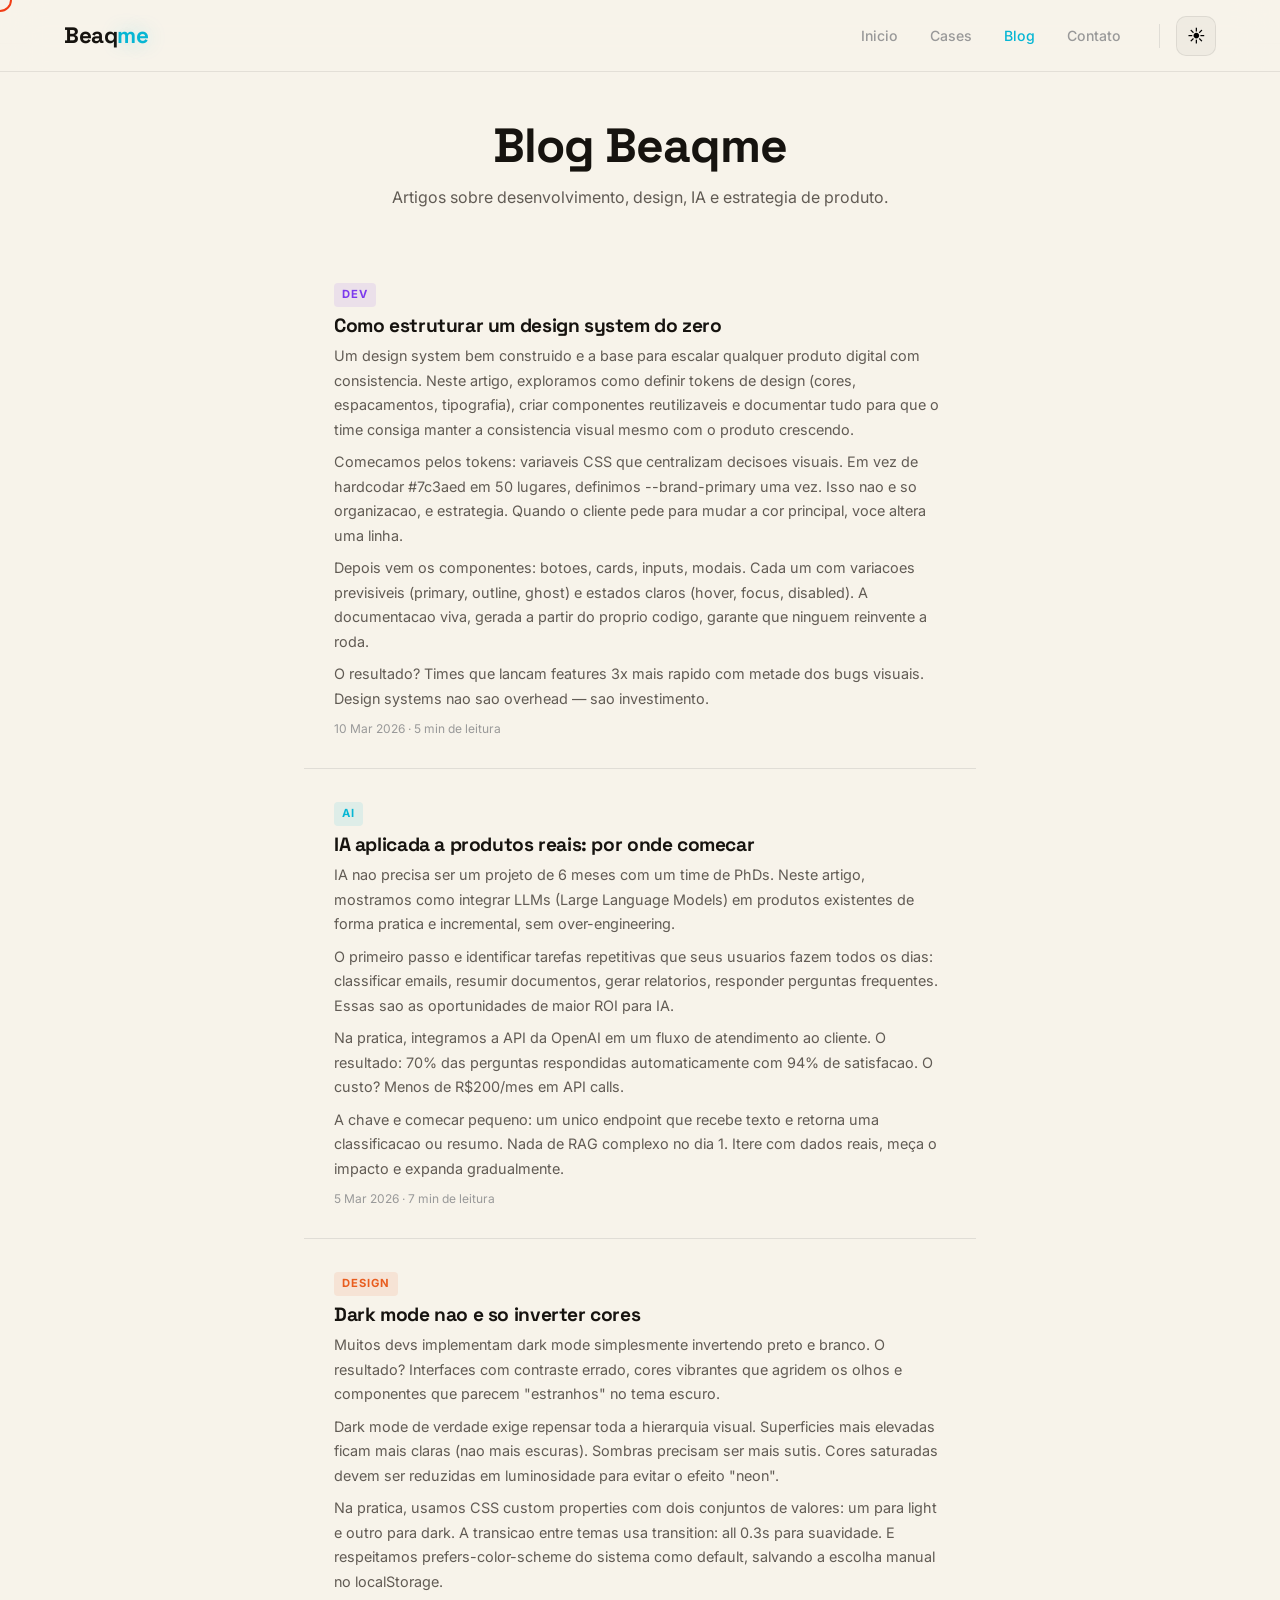
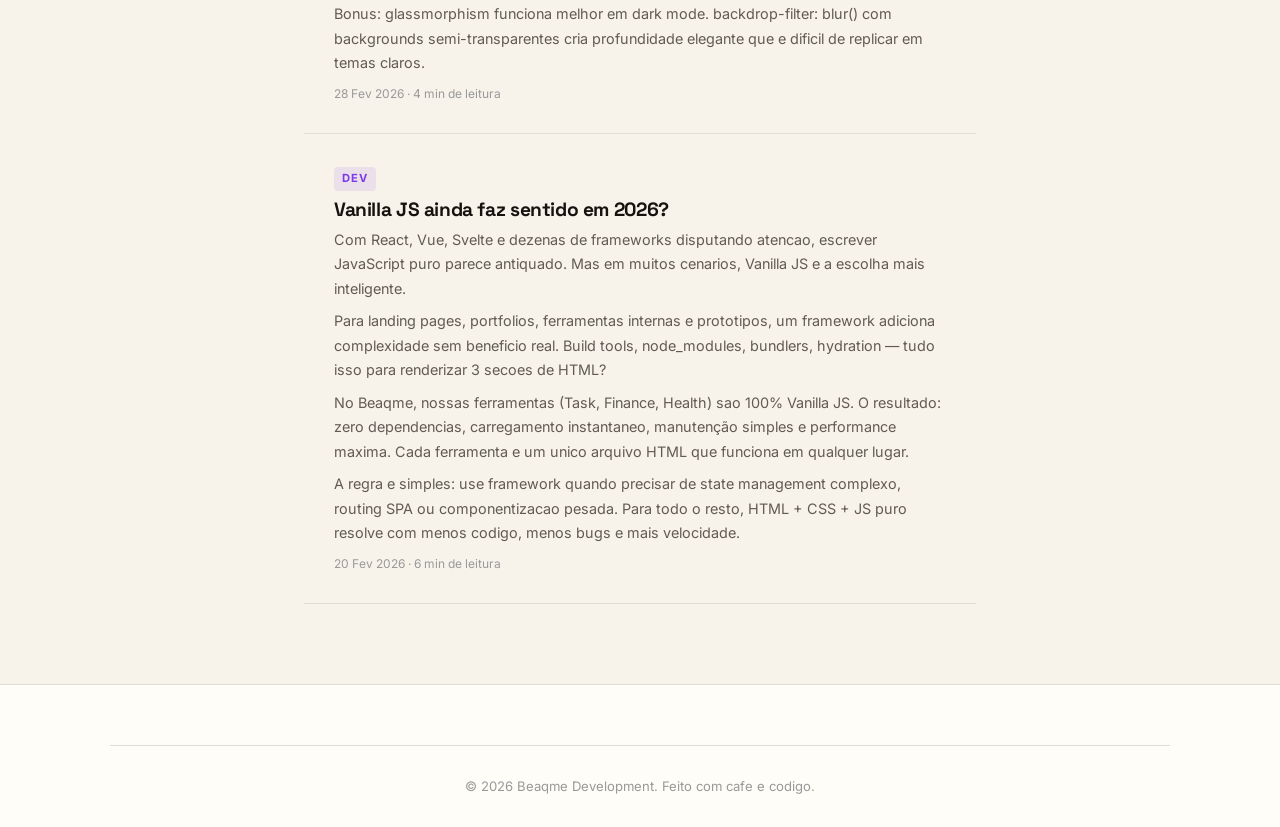
<file: new/blog/index.html>
<!DOCTYPE html>
<html lang="pt-BR">
<head>
    <meta charset="UTF-8">
    <meta name="viewport" content="width=device-width, initial-scale=1.0">
    <title>Blog | Beaqme</title>
    <meta name="description" content="Artigos sobre desenvolvimento, design, IA e estrategia de produto pela Beaqme.">
    <link rel="icon" href="data:image/svg+xml,<svg xmlns='http://www.w3.org/2000/svg' viewBox='0 0 100 100'><text y='.9em' font-size='90'>B</text></svg>">
    <link rel="preconnect" href="https://fonts.googleapis.com">
    <link rel="preconnect" href="https://fonts.gstatic.com" crossorigin>
    <link href="https://fonts.googleapis.com/css2?family=Space+Grotesk:wght@400;500;700;800&family=Inter:wght@300;400;500;600;700;800&family=JetBrains+Mono:wght@400;500&display=swap" rel="stylesheet">
    <link rel="stylesheet" href="../style.css">
</head>
<body>

<header class="site-header">
    <a href="../index.html" class="logo">Beaq<span class="accent glow">me</span></a>
    <nav class="desktop-nav">
        <ul>
            <li><a href="../index.html">Inicio</a></li>
            <li><a href="../index.html#cases">Cases</a></li>
            <li><a href="./" style="color:var(--brand-secondary);">Blog</a></li>
            <li><a href="../index.html#contato">Contato</a></li>
        </ul>
        <div class="nav-divider"></div>
        <button class="theme-toggle" onclick="toggleTheme()" aria-label="Alternar tema">
            <span class="icon icon-moon">&#9790;</span>
            <span class="icon icon-sun">&#9728;</span>
        </button>
    </nav>
    <button class="mobile-toggle" id="menuToggle" onclick="toggleMenu()" aria-label="Menu">
        <div class="bar"></div><div class="bar"></div><div class="bar"></div>
    </button>
</header>
<div class="mobile-menu" id="mobileMenu">
    <a href="../index.html" onclick="toggleMenu()">Inicio</a>
    <a href="../index.html#cases" onclick="toggleMenu()">Cases</a>
    <a href="./" onclick="toggleMenu()" style="color:var(--brand-secondary);">Blog</a>
    <a href="../index.html#contato" onclick="toggleMenu()">Contato</a>
</div>

<main>
    <div class="blog-header">
        <h1 class="reveal">Blog Beaqme</h1>
        <p class="reveal">Artigos sobre desenvolvimento, design, IA e estrategia de produto.</p>
    </div>

    <div class="blog-list">
        <!-- Article 1 -->
        <article class="blog-article reveal" id="art-1">
            <span class="tag">Dev</span>
            <h2>Como estruturar um design system do zero</h2>
            <p>Um design system bem construido e a base para escalar qualquer produto digital com consistencia. Neste artigo, exploramos como definir tokens de design (cores, espacamentos, tipografia), criar componentes reutilizaveis e documentar tudo para que o time consiga manter a consistencia visual mesmo com o produto crescendo.</p>
            <p>Comecamos pelos tokens: variaveis CSS que centralizam decisoes visuais. Em vez de hardcodar #7c3aed em 50 lugares, definimos --brand-primary uma vez. Isso nao e so organizacao, e estrategia. Quando o cliente pede para mudar a cor principal, voce altera uma linha.</p>
            <p>Depois vem os componentes: botoes, cards, inputs, modais. Cada um com variacoes previsiveis (primary, outline, ghost) e estados claros (hover, focus, disabled). A documentacao viva, gerada a partir do proprio codigo, garante que ninguem reinvente a roda.</p>
            <p>O resultado? Times que lancam features 3x mais rapido com metade dos bugs visuais. Design systems nao sao overhead — sao investimento.</p>
            <div class="meta">10 Mar 2026 &middot; 5 min de leitura</div>
        </article>

        <!-- Article 2 -->
        <article class="blog-article reveal" id="art-2">
            <span class="tag" style="background:rgba(6,182,212,.1);color:var(--brand-secondary);">AI</span>
            <h2>IA aplicada a produtos reais: por onde comecar</h2>
            <p>IA nao precisa ser um projeto de 6 meses com um time de PhDs. Neste artigo, mostramos como integrar LLMs (Large Language Models) em produtos existentes de forma pratica e incremental, sem over-engineering.</p>
            <p>O primeiro passo e identificar tarefas repetitivas que seus usuarios fazem todos os dias: classificar emails, resumir documentos, gerar relatorios, responder perguntas frequentes. Essas sao as oportunidades de maior ROI para IA.</p>
            <p>Na pratica, integramos a API da OpenAI em um fluxo de atendimento ao cliente. O resultado: 70% das perguntas respondidas automaticamente com 94% de satisfacao. O custo? Menos de R$200/mes em API calls.</p>
            <p>A chave e comecar pequeno: um unico endpoint que recebe texto e retorna uma classificacao ou resumo. Nada de RAG complexo no dia 1. Itere com dados reais, meça o impacto e expanda gradualmente.</p>
            <div class="meta">5 Mar 2026 &middot; 7 min de leitura</div>
        </article>

        <!-- Article 3 -->
        <article class="blog-article reveal" id="art-3">
            <span class="tag" style="background:rgba(232,93,31,.1);color:var(--brand-accent);">Design</span>
            <h2>Dark mode nao e so inverter cores</h2>
            <p>Muitos devs implementam dark mode simplesmente invertendo preto e branco. O resultado? Interfaces com contraste errado, cores vibrantes que agridem os olhos e componentes que parecem "estranhos" no tema escuro.</p>
            <p>Dark mode de verdade exige repensar toda a hierarquia visual. Superficies mais elevadas ficam mais claras (nao mais escuras). Sombras precisam ser mais sutis. Cores saturadas devem ser reduzidas em luminosidade para evitar o efeito "neon".</p>
            <p>Na pratica, usamos CSS custom properties com dois conjuntos de valores: um para light e outro para dark. A transicao entre temas usa transition: all 0.3s para suavidade. E respeitamos prefers-color-scheme do sistema como default, salvando a escolha manual no localStorage.</p>
            <p>Bonus: glassmorphism funciona melhor em dark mode. backdrop-filter: blur() com backgrounds semi-transparentes cria profundidade elegante que e dificil de replicar em temas claros.</p>
            <div class="meta">28 Fev 2026 &middot; 4 min de leitura</div>
        </article>

        <!-- Article 4 -->
        <article class="blog-article reveal" id="art-4">
            <span class="tag">Dev</span>
            <h2>Vanilla JS ainda faz sentido em 2026?</h2>
            <p>Com React, Vue, Svelte e dezenas de frameworks disputando atencao, escrever JavaScript puro parece antiquado. Mas em muitos cenarios, Vanilla JS e a escolha mais inteligente.</p>
            <p>Para landing pages, portfolios, ferramentas internas e prototipos, um framework adiciona complexidade sem beneficio real. Build tools, node_modules, bundlers, hydration — tudo isso para renderizar 3 secoes de HTML?</p>
            <p>No Beaqme, nossas ferramentas (Task, Finance, Health) sao 100% Vanilla JS. O resultado: zero dependencias, carregamento instantaneo, manutenção simples e performance maxima. Cada ferramenta e um unico arquivo HTML que funciona em qualquer lugar.</p>
            <p>A regra e simples: use framework quando precisar de state management complexo, routing SPA ou componentizacao pesada. Para todo o resto, HTML + CSS + JS puro resolve com menos codigo, menos bugs e mais velocidade.</p>
            <div class="meta">20 Fev 2026 &middot; 6 min de leitura</div>
        </article>
    </div>
</main>

<footer class="site-footer" style="margin-top:80px;">
    <div class="footer-bottom container">
        <p>&copy; 2026 Beaqme Development. Feito com cafe e codigo.</p>
    </div>
</footer>

<script src="../auth.js"></script>
<script src="../app.js"></script>
</body>
</html>
</file>
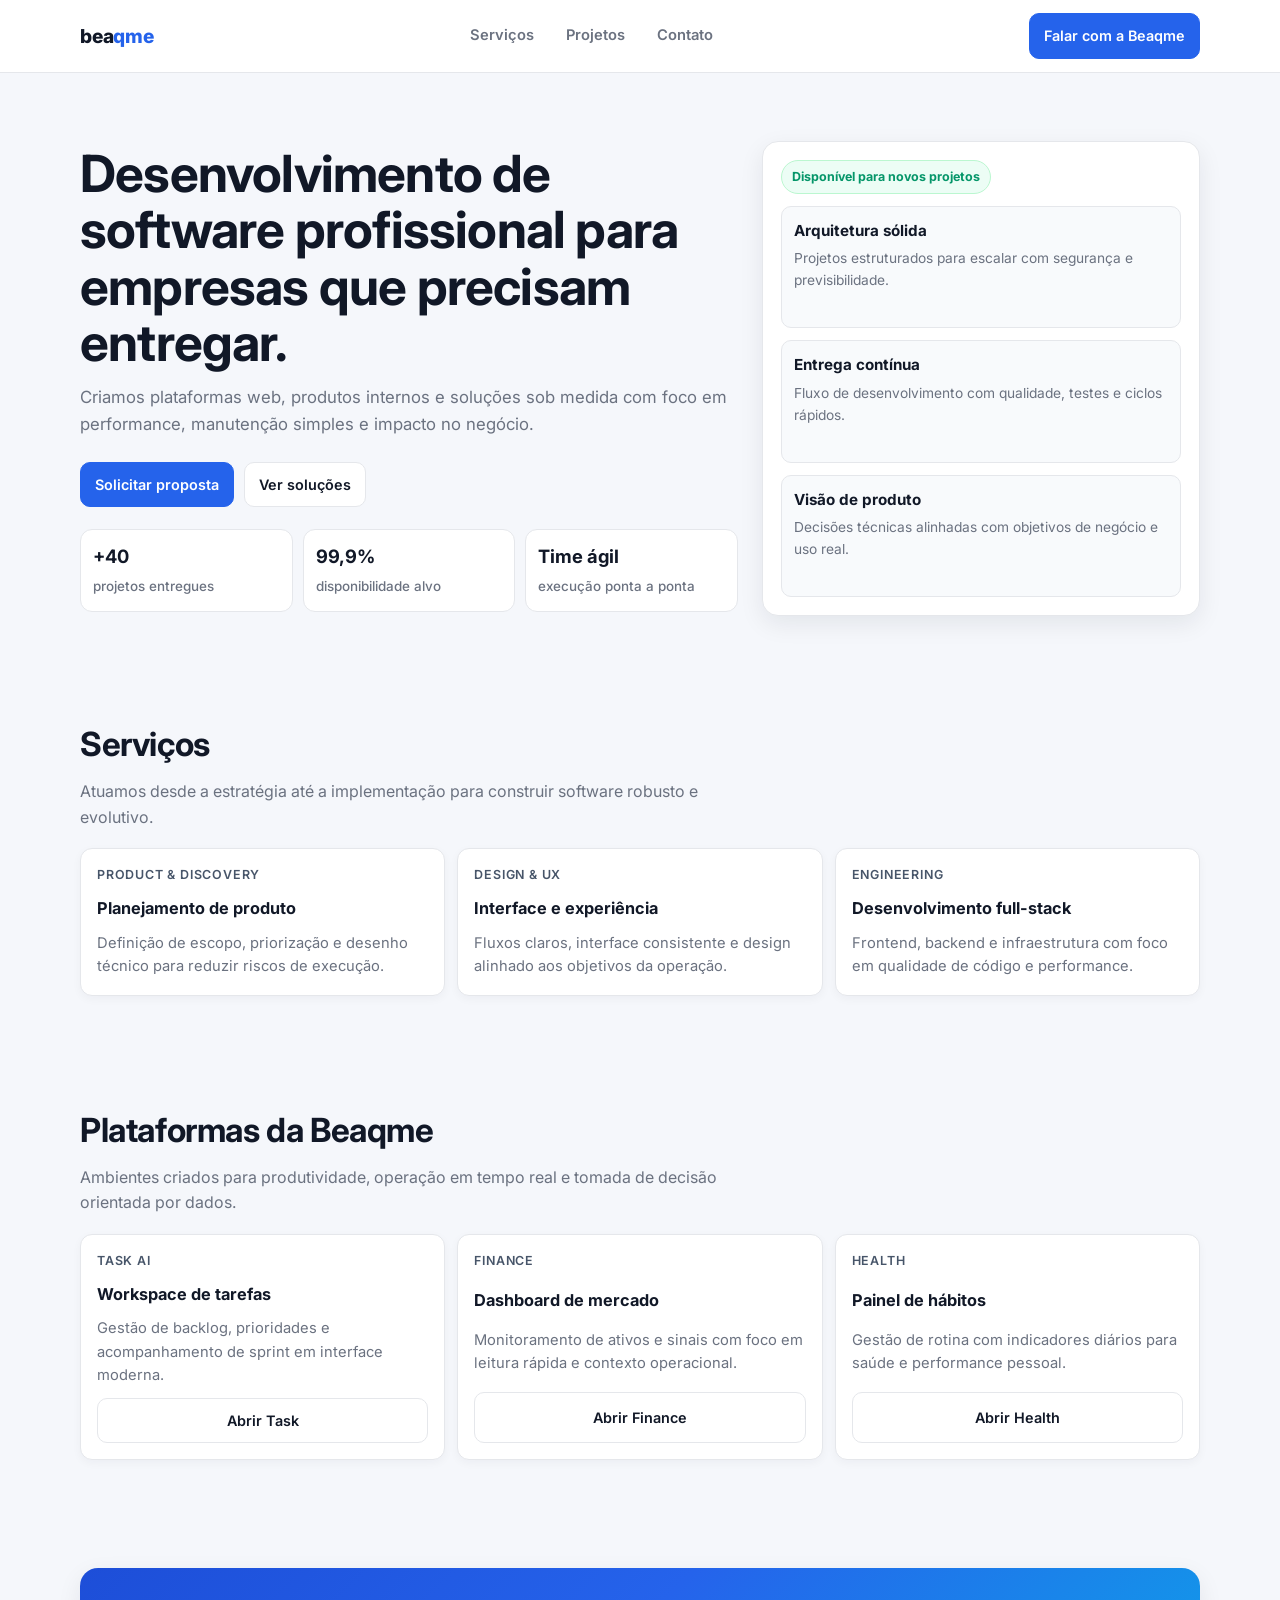
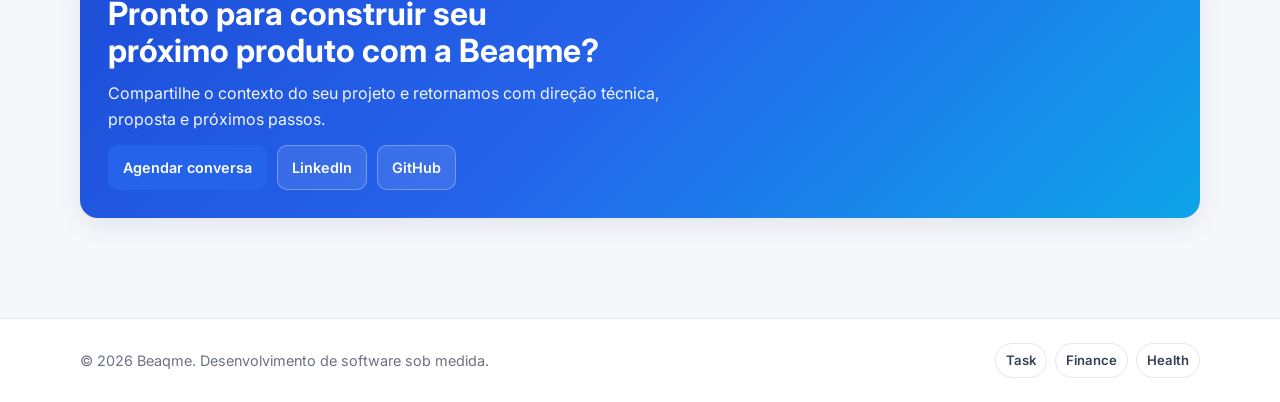
<file: index copy.html>
<!DOCTYPE html>
<html lang="pt-BR">
<head>
  <meta charset="UTF-8">
  <meta name="viewport" content="width=device-width, initial-scale=1.0">
  <meta name="description" content="Beaqme desenvolve software sob medida com foco em qualidade, performance e resultado de negócio.">
  <title>Beaqme | Software sob medida</title>
  <link rel="preconnect" href="https://fonts.googleapis.com">
  <link rel="preconnect" href="https://fonts.gstatic.com" crossorigin>
  <link href="https://fonts.googleapis.com/css2?family=Inter:wght@400;500;600;700;800&display=swap" rel="stylesheet">
  <style>
    :root {
      --bg: #f5f7fb;
      --surface: #ffffff;
      --text: #111827;
      --muted: #6b7280;
      --primary: #2563eb;
      --primary-hover: #1d4ed8;
      --border: #e5e7eb;
      --success: #059669;
      --radius: 12px;
      --shadow: 0 8px 24px rgba(15, 23, 42, 0.08);
    }

    * {
      box-sizing: border-box;
      margin: 0;
      padding: 0;
    }

    body {
      font-family: 'Inter', sans-serif;
      color: var(--text);
      background: var(--bg);
      line-height: 1.6;
    }

    .container {
      width: min(1120px, 92%);
      margin-inline: auto;
    }

    .site-header {
      position: sticky;
      top: 0;
      z-index: 20;
      background: rgba(255, 255, 255, 0.94);
      backdrop-filter: blur(8px);
      border-bottom: 1px solid var(--border);
    }

    .site-header .container {
      min-height: 72px;
      display: flex;
      align-items: center;
      justify-content: space-between;
      gap: 12px;
    }

    .brand {
      font-size: 1.2rem;
      font-weight: 800;
      letter-spacing: -0.2px;
      text-decoration: none;
      color: var(--text);
    }

    .brand span {
      color: var(--primary);
    }

    .nav {
      display: flex;
      align-items: center;
      gap: 8px;
    }

    .nav a {
      text-decoration: none;
      color: var(--muted);
      font-size: 0.92rem;
      font-weight: 600;
      padding: 8px 12px;
      border-radius: 8px;
    }

    .nav a:hover {
      color: var(--text);
      background: #eef2ff;
    }

    .btn {
      border: 1px solid transparent;
      border-radius: 10px;
      padding: 10px 14px;
      font-size: 0.9rem;
      font-weight: 600;
      text-decoration: none;
      display: inline-flex;
      align-items: center;
      justify-content: center;
      gap: 8px;
      transition: .2s ease;
      cursor: pointer;
    }

    .btn-primary {
      background: var(--primary);
      color: #fff;
      border-color: var(--primary);
    }

    .btn-primary:hover {
      background: var(--primary-hover);
      border-color: var(--primary-hover);
    }

    .btn-outline {
      background: var(--surface);
      color: var(--text);
      border-color: var(--border);
    }

    .btn-outline:hover {
      border-color: #cbd5e1;
      background: #f8fafc;
    }

    .hero {
      padding: 68px 0 48px;
    }

    .hero-grid {
      display: grid;
      grid-template-columns: 1.2fr 0.8fr;
      gap: 24px;
      align-items: center;
    }

    .hero h1 {
      font-size: clamp(2rem, 4vw, 3.2rem);
      line-height: 1.1;
      letter-spacing: -0.8px;
      margin-bottom: 14px;
    }

    .hero p {
      color: var(--muted);
      max-width: 62ch;
      margin-bottom: 24px;
      font-size: 1.05rem;
    }

    .hero-actions {
      display: flex;
      gap: 10px;
      flex-wrap: wrap;
      margin-bottom: 22px;
    }

    .hero-metrics {
      display: grid;
      grid-template-columns: repeat(3, minmax(0, 1fr));
      gap: 10px;
    }

    .metric {
      background: var(--surface);
      border: 1px solid var(--border);
      border-radius: var(--radius);
      padding: 12px;
    }

    .metric strong {
      font-size: 1.15rem;
      display: block;
      margin-bottom: 2px;
    }

    .metric span {
      color: var(--muted);
      font-size: 0.84rem;
      font-weight: 500;
    }

    .hero-panel {
      background: var(--surface);
      border: 1px solid var(--border);
      border-radius: 16px;
      box-shadow: var(--shadow);
      padding: 18px;
      display: grid;
      gap: 12px;
    }

    .status-chip {
      width: fit-content;
      padding: 6px 10px;
      border-radius: 999px;
      background: #ecfdf5;
      color: var(--success);
      font-size: 0.78rem;
      font-weight: 700;
      border: 1px solid #bbf7d0;
    }

    .panel-card {
      border: 1px solid var(--border);
      border-radius: 10px;
      padding: 12px;
      background: #f8fafc;
    }

    .panel-card h3 {
      font-size: 0.95rem;
      margin-bottom: 4px;
    }

    .panel-card p {
      color: var(--muted);
      font-size: 0.86rem;
    }

    .section {
      padding: 54px 0;
    }

    .section-head {
      margin-bottom: 18px;
    }

    .section-head h2 {
      font-size: clamp(1.5rem, 2.6vw, 2.1rem);
      margin-bottom: 8px;
      letter-spacing: -0.4px;
    }

    .section-head p {
      color: var(--muted);
      max-width: 68ch;
    }

    .grid-3 {
      display: grid;
      grid-template-columns: repeat(3, minmax(0, 1fr));
      gap: 12px;
    }

    .card {
      background: var(--surface);
      border: 1px solid var(--border);
      border-radius: var(--radius);
      padding: 16px;
      box-shadow: 0 3px 10px rgba(15, 23, 42, 0.04);
      display: grid;
      gap: 10px;
    }

    .card h3 {
      font-size: 1.02rem;
    }

    .card p {
      color: var(--muted);
      font-size: 0.92rem;
    }

    .card small {
      color: #475569;
      font-weight: 600;
      font-size: 0.78rem;
      text-transform: uppercase;
      letter-spacing: .8px;
    }

    .cta {
      background: linear-gradient(135deg, #1d4ed8 0%, #2563eb 45%, #0ea5e9 100%);
      color: #fff;
      border-radius: 18px;
      padding: 28px;
      display: grid;
      gap: 12px;
      box-shadow: var(--shadow);
    }

    .cta h2 {
      font-size: clamp(1.4rem, 2.6vw, 2rem);
      line-height: 1.15;
      max-width: 24ch;
    }

    .cta p {
      max-width: 62ch;
      opacity: .95;
    }

    .cta .btn-outline {
      background: rgba(255,255,255,.1);
      border-color: rgba(255,255,255,.3);
      color: #fff;
    }

    .site-footer {
      border-top: 1px solid var(--border);
      background: var(--surface);
      padding: 24px 0;
      margin-top: 46px;
    }

    .footer-wrap {
      display: flex;
      justify-content: space-between;
      align-items: center;
      gap: 12px;
      flex-wrap: wrap;
    }

    .footer-wrap p {
      color: var(--muted);
      font-size: 0.9rem;
    }

    .footer-links {
      display: flex;
      gap: 8px;
      flex-wrap: wrap;
    }

    .footer-links a {
      text-decoration: none;
      color: #334155;
      border: 1px solid var(--border);
      border-radius: 999px;
      padding: 6px 10px;
      font-size: 0.82rem;
      font-weight: 600;
      background: #fff;
    }

    @media (max-width: 980px) {
      .hero-grid {
        grid-template-columns: 1fr;
      }

      .grid-3 {
        grid-template-columns: repeat(2, minmax(0, 1fr));
      }
    }

    @media (max-width: 760px) {
      .nav {
        display: none;
      }

      .hero-metrics {
        grid-template-columns: 1fr;
      }

      .grid-3 {
        grid-template-columns: 1fr;
      }

      .cta {
        padding: 20px;
      }
    }
  </style>
</head>
<body>
  <header class="site-header">
    <div class="container">
      <a class="brand" href="#">bea<span>qme</span></a>

      <nav class="nav" aria-label="Navegação principal">
        <a href="#servicos">Serviços</a>
        <a href="#projetos">Projetos</a>
        <a href="#contato">Contato</a>
      </nav>

      <a class="btn btn-primary" href="https://wa.me/5511970750048" target="_blank" rel="noopener">Falar com a Beaqme</a>
    </div>
  </header>

  <main>
    <section class="hero">
      <div class="container hero-grid">
        <div>
          <h1>Desenvolvimento de software profissional para empresas que precisam entregar.</h1>
          <p>Criamos plataformas web, produtos internos e soluções sob medida com foco em performance, manutenção simples e impacto no negócio.</p>

          <div class="hero-actions">
            <a class="btn btn-primary" href="#contato">Solicitar proposta</a>
            <a class="btn btn-outline" href="#projetos">Ver soluções</a>
          </div>

          <div class="hero-metrics">
            <article class="metric"><strong>+40</strong><span>projetos entregues</span></article>
            <article class="metric"><strong>99,9%</strong><span>disponibilidade alvo</span></article>
            <article class="metric"><strong>Time ágil</strong><span>execução ponta a ponta</span></article>
          </div>
        </div>

        <aside class="hero-panel" aria-label="Resumo de capacidades">
          <span class="status-chip">Disponível para novos projetos</span>
          <div class="panel-card">
            <h3>Arquitetura sólida</h3>
            <p>Projetos estruturados para escalar com segurança e previsibilidade.</p>
          </div>
          <div class="panel-card">
            <h3>Entrega contínua</h3>
            <p>Fluxo de desenvolvimento com qualidade, testes e ciclos rápidos.</p>
          </div>
          <div class="panel-card">
            <h3>Visão de produto</h3>
            <p>Decisões técnicas alinhadas com objetivos de negócio e uso real.</p>
          </div>
        </aside>
      </div>
    </section>

    <section id="servicos" class="section">
      <div class="container">
        <div class="section-head">
          <h2>Serviços</h2>
          <p>Atuamos desde a estratégia até a implementação para construir software robusto e evolutivo.</p>
        </div>

        <div class="grid-3">
          <article class="card">
            <small>Product & Discovery</small>
            <h3>Planejamento de produto</h3>
            <p>Definição de escopo, priorização e desenho técnico para reduzir riscos de execução.</p>
          </article>
          <article class="card">
            <small>Design & UX</small>
            <h3>Interface e experiência</h3>
            <p>Fluxos claros, interface consistente e design alinhado aos objetivos da operação.</p>
          </article>
          <article class="card">
            <small>Engineering</small>
            <h3>Desenvolvimento full-stack</h3>
            <p>Frontend, backend e infraestrutura com foco em qualidade de código e performance.</p>
          </article>
        </div>
      </div>
    </section>

    <section id="projetos" class="section">
      <div class="container">
        <div class="section-head">
          <h2>Plataformas da Beaqme</h2>
          <p>Ambientes criados para produtividade, operação em tempo real e tomada de decisão orientada por dados.</p>
        </div>

        <div class="grid-3">
          <article class="card">
            <small>Task AI</small>
            <h3>Workspace de tarefas</h3>
            <p>Gestão de backlog, prioridades e acompanhamento de sprint em interface moderna.</p>
            <a class="btn btn-outline" href="task.html">Abrir Task</a>
          </article>
          <article class="card">
            <small>Finance</small>
            <h3>Dashboard de mercado</h3>
            <p>Monitoramento de ativos e sinais com foco em leitura rápida e contexto operacional.</p>
            <a class="btn btn-outline" href="finance.html">Abrir Finance</a>
          </article>
          <article class="card">
            <small>Health</small>
            <h3>Painel de hábitos</h3>
            <p>Gestão de rotina com indicadores diários para saúde e performance pessoal.</p>
            <a class="btn btn-outline" href="health.html">Abrir Health</a>
          </article>
        </div>
      </div>
    </section>

    <section id="contato" class="section">
      <div class="container">
        <div class="cta">
          <h2>Pronto para construir seu próximo produto com a Beaqme?</h2>
          <p>Compartilhe o contexto do seu projeto e retornamos com direção técnica, proposta e próximos passos.</p>
          <div style="display:flex;gap:10px;flex-wrap:wrap;">
            <a class="btn btn-primary" href="https://wa.me/5511970750048" target="_blank" rel="noopener">Agendar conversa</a>
            <a class="btn btn-outline" href="https://linkedin.com/in/beaqme" target="_blank" rel="noopener">LinkedIn</a>
            <a class="btn btn-outline" href="https://github.com/cantsixsix" target="_blank" rel="noopener">GitHub</a>
          </div>
        </div>
      </div>
    </section>
  </main>

  <footer class="site-footer">
    <div class="container footer-wrap">
      <p>© 2026 Beaqme. Desenvolvimento de software sob medida.</p>
      <div class="footer-links">
        <a href="task.html">Task</a>
        <a href="finance.html">Finance</a>
        <a href="health.html">Health</a>
      </div>
    </div>
  </footer>
</body>
</html>
</file>
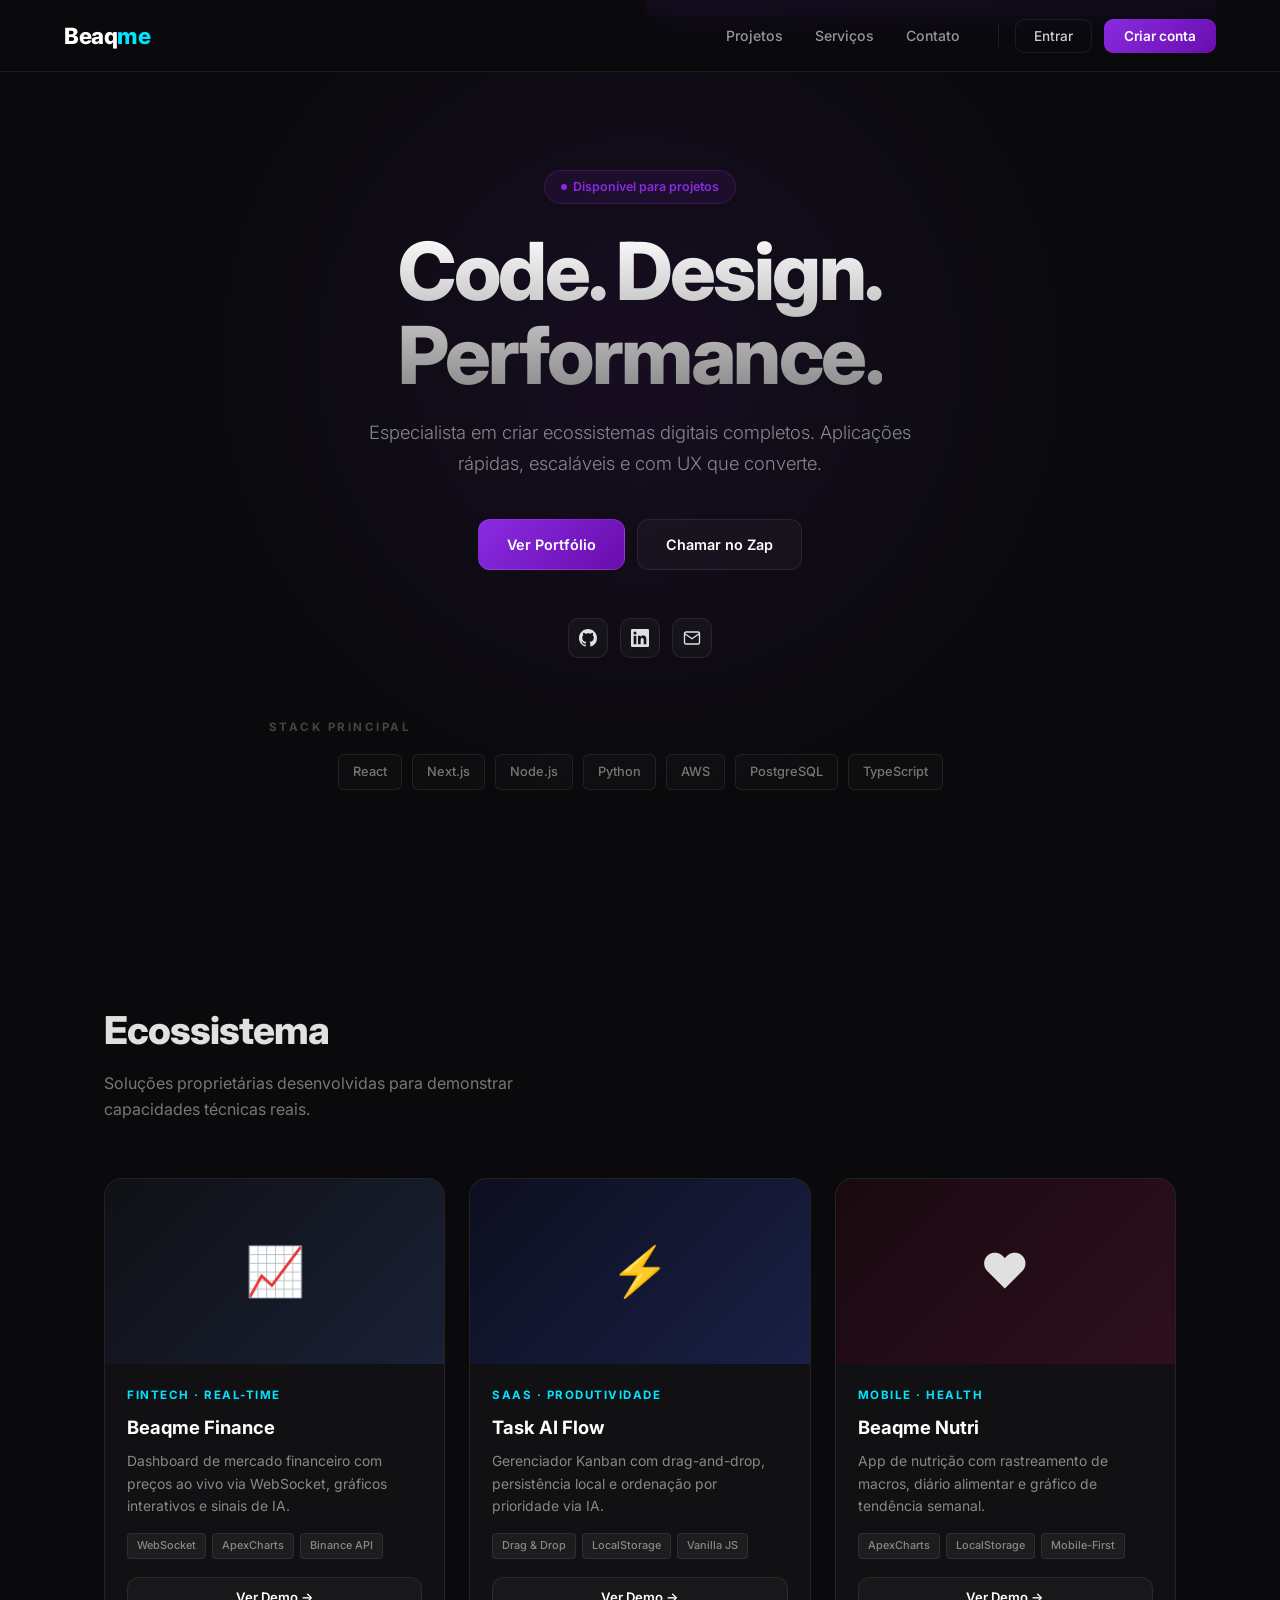
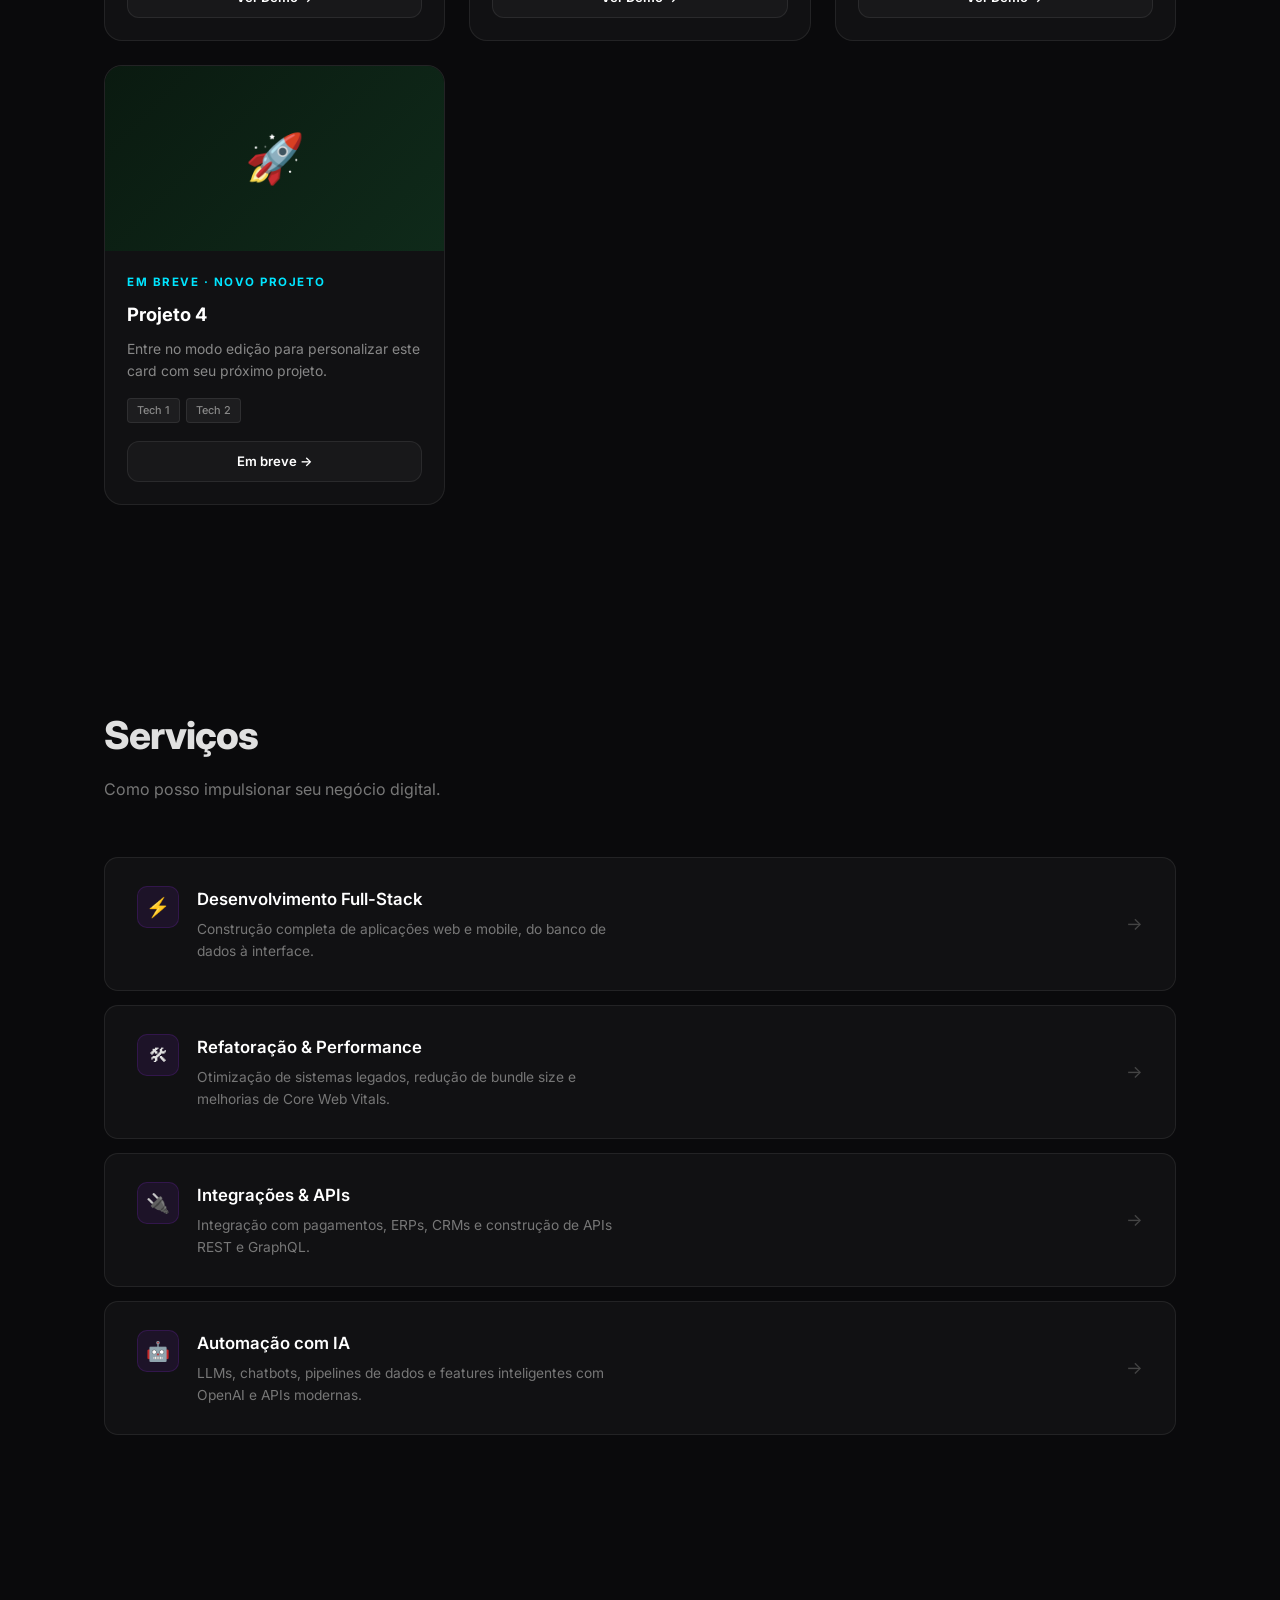
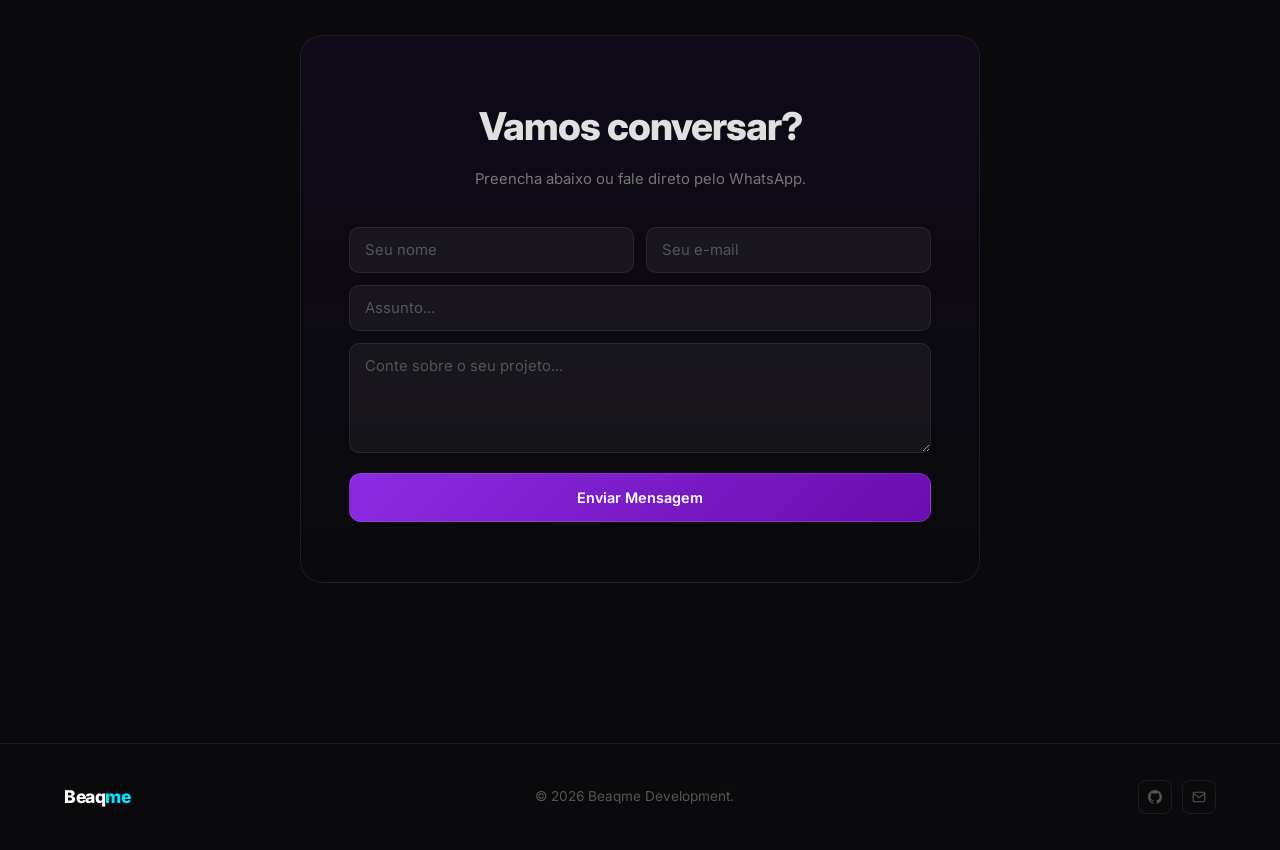
<file: newHome.html>
<!DOCTYPE html>
<html lang="pt-BR">
<head>
    <meta charset="UTF-8">
    <meta name="viewport" content="width=device-width, initial-scale=1.0, maximum-scale=1.0, user-scalable=no">
    <meta name="author" content="Beaqme">
    <title>Beaqme | Code & Design</title>
    <meta name="description" content="Desenvolvimento de software sob medida, apps e sistemas de alta performance.">
    <meta property="og:type" content="website">
    <meta property="og:url" content="https://beaqme.com/">
    <meta property="og:title" content="Beaqme - Desenvolvimento Sob Medida">
    <meta property="og:description" content="Transformo ideias em sistemas digitais. Veja meu portfólio.">
    <meta property="og:image" content="https://beaqme.com/og-preview.png">
    <link rel="icon" href="data:image/svg+xml,<svg xmlns='http://www.w3.org/2000/svg' viewBox='0 0 100 100'><text y='.9em' font-size='90'>⚡</text></svg>">
    <link rel="preconnect" href="https://fonts.googleapis.com">
    <link rel="preconnect" href="https://fonts.gstatic.com" crossorigin>
    <link href="https://fonts.googleapis.com/css2?family=Inter:wght@300;400;500;600;800&display=swap" rel="stylesheet">
    <link href="https://unpkg.com/aos@2.3.1/dist/aos.css" rel="stylesheet">

    <style>
        :root {
            --bg: #0a0a0c;
            --text: #e0e0e0;
            --purple: #8a2be2;
            --cyan: #00e5ff;
            --glass: rgba(255,255,255,0.03);
            --border: rgba(255,255,255,0.08);
            --input: rgba(255,255,255,0.05);
        }
        *{margin:0;padding:0;box-sizing:border-box;font-family:'Inter',sans-serif;-webkit-tap-highlight-color:transparent;}
        html{scroll-behavior:smooth;}
        body{background:var(--bg);color:var(--text);line-height:1.6;overflow-x:hidden;}
        a{text-decoration:none;color:inherit;transition:.3s;}
        ul{list-style:none;}
        img{max-width:100%;display:block;}

        /* ── EDIT MODE ── */
        body.edit-mode [data-editable]{outline:1px dashed rgba(0,229,255,.35);border-radius:4px;cursor:text;padding:2px 4px;}
        body.edit-mode [data-editable]:hover{outline-color:rgba(0,229,255,.8);}
        body.edit-mode [data-editable]:focus{outline:2px solid var(--cyan);}

        /* ── BUTTONS ── */
        .btn{display:inline-flex;justify-content:center;align-items:center;padding:13px 28px;border-radius:12px;font-weight:600;font-size:.9rem;cursor:pointer;transition:all .3s;text-align:center;white-space:nowrap;border:none;}
        .btn-primary{background:linear-gradient(135deg,var(--purple),#6a0dad);color:#fff;border:1px solid rgba(255,255,255,.1);}
        .btn-primary:hover{box-shadow:0 0 25px rgba(138,43,226,.4);transform:translateY(-2px);}
        .btn-outline{border:1px solid var(--border)!important;background:var(--glass);color:#fff;}
        .btn-outline:hover{border-color:var(--cyan)!important;color:var(--cyan);background:rgba(0,229,255,.05);}
        .btn-small{padding:9px 18px;font-size:.82rem;}

        /* ── HEADER ── */
        header{display:flex;justify-content:space-between;align-items:center;padding:0 5%;height:72px;position:fixed;width:100%;top:0;z-index:1000;background:rgba(10,10,12,.88);backdrop-filter:blur(20px);-webkit-backdrop-filter:blur(20px);border-bottom:1px solid var(--border);}
        .logo{font-size:1.4rem;font-weight:800;color:#fff;letter-spacing:-.5px;z-index:1002;}
        .logo span{color:var(--cyan);}

        .desktop-nav{display:flex;align-items:center;gap:10px;}
        .desktop-nav ul{display:flex;gap:4px;margin-right:8px;}
        .desktop-nav a{font-size:.88rem;font-weight:500;opacity:.65;padding:7px 14px;border-radius:8px;}
        .desktop-nav ul a:hover{opacity:1;color:var(--cyan);background:rgba(0,229,255,.05);}
        .nav-divider{width:1px;height:24px;background:var(--border);margin:0 6px;}

        .btn-login{background:transparent;color:rgba(255,255,255,.8);border:1px solid var(--border)!important;padding:8px 18px;font-size:.85rem;border-radius:9px;font-weight:500;cursor:pointer;transition:all .2s;font-family:'Inter',sans-serif;}
        .btn-login:hover{color:#fff;border-color:rgba(255,255,255,.25)!important;}
        .btn-signup{background:linear-gradient(135deg,var(--purple),#6a0dad);color:#fff;border:none!important;padding:9px 20px;font-size:.85rem;border-radius:9px;font-weight:600;cursor:pointer;transition:all .25s;font-family:'Inter',sans-serif;}
        .btn-signup:hover{box-shadow:0 0 20px rgba(138,43,226,.4);transform:translateY(-1px);}

        /* Avatar */
        .user-avatar-btn{display:flex;align-items:center;gap:10px;cursor:pointer;padding:6px 12px 6px 6px;border-radius:40px;border:1px solid var(--border);background:var(--glass);transition:all .2s;position:relative;}
        .user-avatar-btn:hover{border-color:rgba(255,255,255,.2);background:rgba(255,255,255,.06);}
        .avatar-circle{width:32px;height:32px;border-radius:50%;display:flex;align-items:center;justify-content:center;font-weight:700;font-size:.8rem;color:#fff;flex-shrink:0;}
        .avatar-circle.admin-avatar{background:linear-gradient(135deg,var(--purple),#6a0dad);}
        .avatar-circle.user-avatar-c{background:linear-gradient(135deg,#1e3a5f,#2563eb);}
        .avatar-name{font-size:.82rem;font-weight:500;color:rgba(255,255,255,.85);max-width:90px;overflow:hidden;white-space:nowrap;text-overflow:ellipsis;}
        .avatar-chevron{font-size:.7rem;color:#666;transition:transform .2s;}
        .user-avatar-btn.open .avatar-chevron{transform:rotate(180deg);}

        .unread-badge{position:absolute;top:-4px;right:-4px;width:18px;height:18px;background:#f87171;border-radius:50%;font-size:.65rem;font-weight:800;color:#fff;display:flex;align-items:center;justify-content:center;border:2px solid var(--bg);}
        .unread-badge:empty,.unread-badge[data-count="0"]{display:none;}

        /* Dropdown */
        .user-dropdown{position:absolute;top:calc(100% + 10px);right:0;background:#111115;border:1px solid rgba(255,255,255,.1);border-radius:14px;min-width:230px;box-shadow:0 20px 50px rgba(0,0,0,.55);padding:8px;z-index:1100;opacity:0;visibility:hidden;transform:translateY(-6px);transition:all .2s cubic-bezier(.23,1,.32,1);}
        .user-avatar-btn.open .user-dropdown{opacity:1;visibility:visible;transform:translateY(0);}
        .dd-header{padding:10px 12px 12px;border-bottom:1px solid rgba(255,255,255,.07);margin-bottom:6px;}
        .dd-name{font-weight:700;font-size:.9rem;color:#fff;}
        .dd-email{font-size:.72rem;color:#555;margin-top:2px;}
        .dd-role{font-size:.65rem;font-weight:700;text-transform:uppercase;letter-spacing:1px;margin-top:5px;padding:2px 7px;border-radius:4px;display:inline-block;}
        .dd-role.admin{background:rgba(138,43,226,.15);color:var(--purple);}
        .dd-role.user{background:rgba(37,99,235,.15);color:#60a5fa;}
        .dd-item{display:flex;align-items:center;gap:10px;padding:10px 12px;border-radius:8px;font-size:.85rem;color:rgba(255,255,255,.7);cursor:pointer;transition:all .15s;border:none;background:transparent;width:100%;text-align:left;font-family:'Inter',sans-serif;}
        .dd-item:hover{background:rgba(255,255,255,.06);color:#fff;}
        .dd-item.active-edit{color:var(--cyan);background:rgba(0,229,255,.06);}
        .dd-item.danger{color:#f87171;}
        .dd-item.danger:hover{background:rgba(248,113,113,.08);}
        .dd-separator{height:1px;background:rgba(255,255,255,.07);margin:6px 0;}
        .dd-section-title{padding:4px 12px 6px;font-size:.68rem;text-transform:uppercase;letter-spacing:1.5px;color:#555;font-weight:700;}
        .dd-server{display:flex;align-items:center;gap:10px;padding:10px 12px;border-radius:8px;font-size:.85rem;color:rgba(255,255,255,.7);transition:all .15s;text-decoration:none;}
        .dd-server:hover{background:rgba(255,255,255,.06);color:#fff;}
        .server-dot{width:7px;height:7px;border-radius:50%;background:#555;flex-shrink:0;}
        .server-dot.online{background:#00c87a;box-shadow:0 0 6px rgba(0,200,122,.5);animation:pdot 2s infinite;}
        @keyframes pdot{0%,100%{opacity:1}50%{opacity:.4}}

        /* Hamburguer */
        .mobile-toggle{display:none;flex-direction:column;gap:5px;cursor:pointer;z-index:1002;padding:6px;border-radius:8px;transition:background .2s;}
        .mobile-toggle:hover{background:var(--glass);}
        .bar{width:22px;height:2px;background:#fff;border-radius:2px;transition:all .3s cubic-bezier(.23,1,.32,1);transform-origin:center;}
        .mobile-toggle.open .bar:nth-child(1){transform:translateY(7px) rotate(45deg);}
        .mobile-toggle.open .bar:nth-child(2){opacity:0;transform:scaleX(0);}
        .mobile-toggle.open .bar:nth-child(3){transform:translateY(-7px) rotate(-45deg);}

        /* Menu mobile */
        .mobile-menu{position:fixed;top:72px;left:0;width:100%;background:rgba(10,10,14,.97);backdrop-filter:blur(20px);-webkit-backdrop-filter:blur(20px);border-bottom:1px solid var(--border);display:flex;flex-direction:column;padding:16px 5% 24px;gap:4px;transform:translateY(-110%);transition:transform .35s cubic-bezier(.23,1,.32,1);z-index:999;}
        .mobile-menu.active{transform:translateY(0);}
        .mobile-menu a{font-size:1rem;font-weight:500;color:rgba(255,255,255,.7);padding:14px 16px;border-radius:10px;border:1px solid transparent;}
        .mobile-menu a:hover{color:#fff;background:var(--glass);border-color:var(--border);}
        .mobile-divider{height:1px;background:var(--border);margin:10px 0;}
        .mobile-auth{display:flex;gap:10px;}

        /* ── HERO ── */
        .hero{min-height:100vh;display:flex;flex-direction:column;justify-content:center;align-items:center;text-align:center;padding:120px 20px 60px;position:relative;overflow:hidden;}
        .hero-glow{position:absolute;width:900px;height:900px;background:radial-gradient(circle,rgba(138,43,226,.10) 0%,transparent 70%);top:40%;left:50%;transform:translate(-50%,-50%);z-index:-1;pointer-events:none;}
        .badge{background:rgba(138,43,226,.1);color:var(--purple);border:1px solid rgba(138,43,226,.25);padding:6px 16px;border-radius:50px;font-size:.78rem;font-weight:600;margin-bottom:25px;display:inline-flex;align-items:center;gap:6px;}
        .badge::before{content:'';width:6px;height:6px;background:var(--purple);border-radius:50%;animation:pulse 2s infinite;}
        @keyframes pulse{0%,100%{opacity:1}50%{opacity:.3}}
        .hero h1{font-size:clamp(2.8rem,9vw,5rem);margin-bottom:20px;line-height:1.05;font-weight:800;letter-spacing:-2.5px;background:linear-gradient(180deg,#fff 0%,#888 100%);-webkit-background-clip:text;-webkit-text-fill-color:transparent;background-clip:text;}
        .hero p{font-size:clamp(1rem,3.5vw,1.15rem);color:#888;max-width:560px;margin-bottom:40px;font-weight:300;line-height:1.7;}
        .hero-buttons{display:flex;gap:12px;flex-wrap:wrap;justify-content:center;width:100%;max-width:500px;}
        .hero-social{display:flex;gap:12px;margin-top:48px;}
        .social-link{width:40px;height:40px;border:1px solid var(--border);border-radius:10px;display:flex;align-items:center;justify-content:center;font-size:1rem;transition:all .25s;background:var(--glass);}
        .social-link:hover{border-color:var(--cyan);color:var(--cyan);transform:translateY(-2px);}
        .tech-stack{margin-top:60px;text-align:center;width:100%;}
        .tech-stack p{font-size:.72rem;margin-bottom:16px;letter-spacing:2.5px;text-transform:uppercase;color:#444;font-weight:700;}
        .tech-icons{display:flex;justify-content:center;gap:10px;flex-wrap:wrap;}
        .tech-tag{border:1px solid var(--border);background:rgba(255,255,255,.02);padding:7px 14px;border-radius:6px;font-size:.8rem;color:#777;font-weight:500;transition:all .2s;}
        .tech-tag:hover{border-color:rgba(255,255,255,.15);color:#aaa;}

        /* ── SECTIONS ── */
        section{padding:100px 5%;max-width:1200px;margin:0 auto;}
        .section-header{margin-bottom:55px;}
        .section-title{font-size:clamp(1.8rem,5vw,2.4rem);margin-bottom:10px;letter-spacing:-1px;font-weight:800;}
        .section-desc{color:#777;font-size:1rem;max-width:480px;line-height:1.6;}

        /* Projects */
        .projects-grid{display:grid;grid-template-columns:repeat(auto-fit,minmax(270px,1fr));gap:24px;}
        .project-card{background:var(--glass);border:1px solid var(--border);border-radius:18px;overflow:hidden;transition:all .3s;display:flex;flex-direction:column;}
        .project-card:hover{border-color:rgba(138,43,226,.4);transform:translateY(-6px);box-shadow:0 20px 40px rgba(0,0,0,.3);}
        .project-thumb{width:100%;height:185px;display:flex;align-items:center;justify-content:center;font-size:3rem;}
        .project-content{padding:22px;flex-grow:1;display:flex;flex-direction:column;}
        .project-tag{font-size:.72rem;color:var(--cyan);text-transform:uppercase;letter-spacing:1.5px;margin-bottom:9px;font-weight:700;}
        .project-title{font-size:1.15rem;margin-bottom:8px;color:#fff;font-weight:700;}
        .project-desc{color:#888;margin-bottom:16px;font-size:.87rem;flex-grow:1;line-height:1.6;}
        .project-stack{display:flex;flex-wrap:wrap;gap:6px;margin-bottom:18px;}
        .stack-pill{font-size:.68rem;padding:3px 9px;border-radius:4px;background:rgba(255,255,255,.05);border:1px solid var(--border);color:#888;font-weight:500;}

        /* Services */
        .services-list{display:flex;flex-direction:column;gap:14px;}
        .service-row{display:flex;justify-content:space-between;align-items:center;padding:28px 32px;background:var(--glass);border:1px solid var(--border);border-radius:14px;transition:all .25s;}
        .service-row:hover{border-color:rgba(138,43,226,.3);transform:translateX(4px);}
        .service-left{display:flex;align-items:flex-start;gap:18px;}
        .service-icon-box{width:42px;height:42px;border-radius:10px;background:rgba(138,43,226,.1);border:1px solid rgba(138,43,226,.2);display:flex;align-items:center;justify-content:center;font-size:1.2rem;flex-shrink:0;}
        .service-info h3{font-size:1.05rem;margin-bottom:5px;color:#fff;font-weight:600;}
        .service-info p{color:#777;font-size:.86rem;max-width:440px;}
        .service-arrow{color:#444;font-size:1.1rem;transition:.25s;}
        .service-row:hover .service-arrow{color:var(--purple);transform:translateX(4px);}

        /* Contact */
        .contact-container{background:linear-gradient(180deg,rgba(26,11,46,.4) 0%,transparent 100%);border:1px solid var(--border);border-radius:22px;padding:60px 48px;text-align:center;max-width:680px;margin:0 auto;}
        .contact-form{display:flex;flex-direction:column;gap:12px;margin-top:36px;text-align:left;}
        .form-row{display:grid;grid-template-columns:1fr 1fr;gap:12px;}
        .form-group input,.form-group textarea{width:100%;padding:13px 15px;background:var(--input);border:1px solid var(--border);border-radius:10px;color:#fff;font-size:.93rem;font-family:'Inter',sans-serif;outline:none;transition:border-color .2s;}
        .form-group input:focus,.form-group textarea:focus{border-color:rgba(138,43,226,.5);}
        .form-group input::placeholder,.form-group textarea::placeholder{color:#555;}
        .form-group textarea{resize:vertical;min-height:110px;}

        /* Footer */
        footer{border-top:1px solid var(--border);padding:36px 5%;margin-top:60px;display:flex;justify-content:space-between;align-items:center;color:#555;font-size:.85rem;}
        .footer-social{display:flex;gap:10px;}
        .footer-social a{width:34px;height:34px;border:1px solid var(--border);border-radius:8px;display:flex;align-items:center;justify-content:center;font-size:.9rem;transition:all .2s;}
        .footer-social a:hover{color:var(--cyan);border-color:var(--cyan);}

        /* Edit toast */
        .edit-toast{position:fixed;bottom:24px;left:50%;transform:translateX(-50%);background:rgba(0,229,255,.1);border:1px solid rgba(0,229,255,.3);color:var(--cyan);padding:10px 20px;border-radius:40px;font-size:.82rem;font-weight:600;backdrop-filter:blur(12px);z-index:5000;white-space:nowrap;opacity:0;visibility:hidden;transition:all .3s;pointer-events:none;}
        .edit-toast.visible{opacity:1;visibility:visible;}

        /* ── MODALS (base) ── */
        .modal-overlay{position:fixed;inset:0;background:rgba(0,0,0,.78);display:flex;align-items:center;justify-content:center;z-index:2000;backdrop-filter:blur(8px);-webkit-backdrop-filter:blur(8px);opacity:0;visibility:hidden;transition:all .3s;}
        .modal-overlay.visible{opacity:1;visibility:visible;}
        .modal{background:#111115;border:1px solid rgba(255,255,255,.1);border-radius:22px;padding:40px;width:90%;max-width:410px;box-shadow:0 40px 80px rgba(0,0,0,.6);transform:scale(.95) translateY(10px);transition:transform .3s cubic-bezier(.23,1,.32,1);position:relative;}
        .modal-overlay.visible .modal{transform:scale(1) translateY(0);}
        .modal-close{position:absolute;top:18px;right:20px;background:none;border:none;color:#555;font-size:1.3rem;cursor:pointer;line-height:1;padding:4px;border-radius:6px;transition:color .2s;}
        .modal-close:hover{color:#fff;}

        /* ── AUTH MODAL ── */
        .modal-logo{font-size:1.3rem;font-weight:800;color:#fff;margin-bottom:28px;display:block;}
        .modal-logo span{color:var(--cyan);}
        .auth-tabs{display:flex;background:rgba(255,255,255,.04);border-radius:10px;padding:4px;margin-bottom:26px;}
        .auth-tab{flex:1;padding:9px;border:none;background:transparent;color:#666;font-size:.88rem;font-weight:600;border-radius:7px;cursor:pointer;transition:all .2s;font-family:'Inter',sans-serif;}
        .auth-tab.active{background:#fff;color:#000;}
        .auth-panel{display:none;}
        .auth-panel.active{display:block;}
        .auth-form{display:flex;flex-direction:column;gap:11px;}
        .auth-input{width:100%;padding:12px 15px;background:rgba(255,255,255,.05);border:1px solid rgba(255,255,255,.08);border-radius:10px;color:#fff;font-size:.9rem;font-family:'Inter',sans-serif;outline:none;transition:border-color .2s;}
        .auth-input:focus{border-color:rgba(138,43,226,.6);}
        .auth-input::placeholder{color:#555;}
        .auth-btn{width:100%;padding:13px;border:none;border-radius:10px;font-size:.93rem;font-weight:700;cursor:pointer;font-family:'Inter',sans-serif;margin-top:4px;transition:all .25s;}
        .auth-btn-login{background:#fff;color:#000;}
        .auth-btn-login:hover{background:#e0e0e0;}
        .auth-btn-signup{background:linear-gradient(135deg,var(--purple),#6a0dad);color:#fff;}
        .auth-btn-signup:hover{box-shadow:0 0 25px rgba(138,43,226,.4);}
        .auth-switch{text-align:center;font-size:.8rem;color:#555;margin-top:14px;}
        .auth-switch a{color:var(--cyan);font-weight:600;cursor:pointer;}
        .auth-switch a:hover{text-decoration:underline;}
        .forgot-link{text-align:right;font-size:.76rem;color:#555;cursor:pointer;transition:color .2s;}
        .forgot-link:hover{color:var(--cyan);}
        .auth-error{background:rgba(248,113,113,.1);border:1px solid rgba(248,113,113,.25);color:#f87171;font-size:.82rem;padding:10px 14px;border-radius:8px;margin-top:2px;display:none;}

        /* ── CHAT MODAL (usuário) ── */
        .modal-chat{max-width:460px;padding:0;overflow:hidden;border-radius:20px;}
        .chat-header{padding:22px 24px 18px;border-bottom:1px solid rgba(255,255,255,.07);display:flex;align-items:center;gap:14px;}
        .chat-avatar{width:40px;height:40px;border-radius:50%;background:linear-gradient(135deg,var(--purple),#6a0dad);display:flex;align-items:center;justify-content:center;font-size:1.1rem;flex-shrink:0;}
        .chat-header-info h3{font-size:.95rem;font-weight:700;color:#fff;}
        .chat-header-info p{font-size:.75rem;color:#555;margin-top:1px;}
        .online-dot{display:inline-block;width:7px;height:7px;background:#00c87a;border-radius:50%;margin-right:5px;box-shadow:0 0 5px rgba(0,200,122,.5);}
        .chat-messages{height:320px;overflow-y:auto;padding:20px;display:flex;flex-direction:column;gap:12px;}
        .chat-messages::-webkit-scrollbar{width:4px;}
        .chat-messages::-webkit-scrollbar-track{background:transparent;}
        .chat-messages::-webkit-scrollbar-thumb{background:rgba(255,255,255,.1);border-radius:2px;}
        .chat-bubble{max-width:78%;padding:10px 14px;border-radius:14px;font-size:.87rem;line-height:1.5;word-break:break-word;}
        .chat-bubble.from-user{background:linear-gradient(135deg,var(--purple),#6a0dad);color:#fff;align-self:flex-end;border-bottom-right-radius:4px;}
        .chat-bubble.from-admin{background:rgba(255,255,255,.07);color:#ddd;align-self:flex-start;border-bottom-left-radius:4px;}
        .chat-bubble .bubble-time{font-size:.68rem;opacity:.5;margin-top:4px;text-align:right;}
        .chat-bubble.from-admin .bubble-time{text-align:left;}
        .chat-empty{text-align:center;color:#555;font-size:.88rem;margin:auto;padding:40px 20px;}
        .chat-footer{padding:16px 20px;border-top:1px solid rgba(255,255,255,.07);display:flex;gap:10px;align-items:flex-end;}
        .chat-input{flex:1;padding:11px 14px;background:rgba(255,255,255,.05);border:1px solid rgba(255,255,255,.08);border-radius:12px;color:#fff;font-size:.88rem;font-family:'Inter',sans-serif;outline:none;resize:none;max-height:100px;line-height:1.4;transition:border-color .2s;}
        .chat-input:focus{border-color:rgba(138,43,226,.5);}
        .chat-input::placeholder{color:#555;}
        .chat-send{width:40px;height:40px;border:none;border-radius:10px;background:linear-gradient(135deg,var(--purple),#6a0dad);color:#fff;cursor:pointer;display:flex;align-items:center;justify-content:center;flex-shrink:0;transition:all .2s;}
        .chat-send:hover{box-shadow:0 0 15px rgba(138,43,226,.4);}
        .chat-send:disabled{opacity:.4;cursor:default;}

        /* ── INBOX MODAL (admin) ── */
        .modal-inbox{max-width:540px;padding:0;overflow:hidden;border-radius:20px;}
        .inbox-header{padding:22px 24px 18px;border-bottom:1px solid rgba(255,255,255,.07);display:flex;align-items:center;justify-content:space-between;}
        .inbox-header h3{font-size:1rem;font-weight:700;color:#fff;}
        .inbox-list{max-height:400px;overflow-y:auto;}
        .inbox-item{display:flex;align-items:center;gap:14px;padding:16px 24px;border-bottom:1px solid rgba(255,255,255,.05);cursor:pointer;transition:background .15s;}
        .inbox-item:hover{background:rgba(255,255,255,.04);}
        .inbox-item:last-child{border-bottom:none;}
        .inbox-avatar{width:38px;height:38px;border-radius:50%;background:linear-gradient(135deg,#1e3a5f,#2563eb);display:flex;align-items:center;justify-content:center;font-size:.85rem;font-weight:700;color:#fff;flex-shrink:0;}
        .inbox-info{flex:1;min-width:0;}
        .inbox-name{font-size:.88rem;font-weight:600;color:#fff;}
        .inbox-preview{font-size:.78rem;color:#555;white-space:nowrap;overflow:hidden;text-overflow:ellipsis;margin-top:2px;}
        .inbox-meta{text-align:right;flex-shrink:0;}
        .inbox-time{font-size:.72rem;color:#555;}
        .inbox-unread{display:inline-flex;align-items:center;justify-content:center;width:18px;height:18px;background:#f87171;border-radius:50%;font-size:.65rem;font-weight:800;color:#fff;margin-top:4px;}
        .inbox-empty{padding:50px 24px;text-align:center;color:#555;font-size:.88rem;}

        /* Conversa do admin */
        .conv-back{display:flex;align-items:center;gap:8px;padding:16px 24px;border-bottom:1px solid rgba(255,255,255,.07);cursor:pointer;color:#888;font-size:.85rem;font-weight:500;transition:color .2s;}
        .conv-back:hover{color:#fff;}
        .conv-messages{height:300px;overflow-y:auto;padding:20px;display:flex;flex-direction:column;gap:12px;}
        .conv-messages::-webkit-scrollbar{width:4px;}
        .conv-messages::-webkit-scrollbar-thumb{background:rgba(255,255,255,.1);border-radius:2px;}
        .conv-footer{padding:16px 20px;border-top:1px solid rgba(255,255,255,.07);display:flex;gap:10px;}
        .conv-input{flex:1;padding:11px 14px;background:rgba(255,255,255,.05);border:1px solid rgba(255,255,255,.08);border-radius:12px;color:#fff;font-size:.88rem;font-family:'Inter',sans-serif;outline:none;transition:border-color .2s;}
        .conv-input:focus{border-color:rgba(138,43,226,.5);}
        .conv-input::placeholder{color:#555;}
        .conv-send{padding:11px 18px;border:none;border-radius:12px;background:linear-gradient(135deg,var(--purple),#6a0dad);color:#fff;font-size:.85rem;font-weight:600;cursor:pointer;font-family:'Inter',sans-serif;transition:all .2s;white-space:nowrap;}
        .conv-send:hover{box-shadow:0 0 15px rgba(138,43,226,.4);}

        /* Floating chat (usuário logado) */
        .float-chat{position:fixed;bottom:24px;right:24px;z-index:4000;display:none;}
        .float-chat-btn{width:52px;height:52px;border-radius:50%;background:linear-gradient(135deg,var(--purple),#6a0dad);border:none;cursor:pointer;display:flex;align-items:center;justify-content:center;box-shadow:0 8px 25px rgba(138,43,226,.4);transition:all .25s;position:relative;}
        .float-chat-btn:hover{transform:scale(1.08);box-shadow:0 12px 30px rgba(138,43,226,.5);}
        .float-chat-btn svg{width:22px;height:22px;fill:#fff;}
        .float-unread{position:absolute;top:-3px;right:-3px;width:18px;height:18px;background:#f87171;border-radius:50%;font-size:.65rem;font-weight:800;color:#fff;display:flex;align-items:center;justify-content:center;border:2px solid var(--bg);}
        .float-unread.hidden{display:none;}

        /* ── RESPONSIVE ── */
        @media (max-width:900px){.desktop-nav{display:none;}.mobile-toggle{display:flex;}}
        @media (max-width:768px){
            section{padding:70px 20px;}
            .hero-buttons{flex-direction:column;gap:12px;}
            .hero-buttons .btn{width:100%;}
            .form-row{grid-template-columns:1fr;}
            .service-row{padding:22px 18px;}
            .service-arrow{display:none;}
            .contact-container{padding:36px 22px;}
            footer{flex-direction:column;gap:18px;text-align:center;}
            .modal{padding:28px 22px;}
        }
    </style>
</head>
<body>

<header>
    <div class="logo">Beaq<span>me</span></div>

    <nav class="desktop-nav">
        <ul>
            <li><a href="#projetos">Projetos</a></li>
            <li><a href="#servicos">Serviços</a></li>
            <li><a href="#contato">Contato</a></li>
        </ul>
        <div class="nav-divider"></div>

        <div id="authButtons">
            <button class="btn-login" onclick="openAuth('login')">Entrar</button>
            &nbsp;
            <button class="btn-signup" onclick="openAuth('signup')">Criar conta</button>
        </div>

        <div id="userMenu" style="display:none; position:relative;">
            <div class="user-avatar-btn" id="avatarBtn" onclick="toggleUserDropdown()">
                <div class="avatar-circle" id="avatarCircle">?</div>
                <span class="avatar-name" id="avatarName">—</span>
                <span class="avatar-chevron">▾</span>
                <span class="unread-badge" id="unreadBadge"></span>
                
                <div class="user-dropdown" id="userDropdown">
                    <div class="dd-header">
                        <div class="dd-name" id="ddName">—</div>
                        <div class="dd-email" id="ddEmail">—</div>
                        <span class="dd-role" id="ddRole">—</span>
                    </div>
                    
                    <div id="ddContent"></div>
                    
                    <div class="dd-separator"></div>
                    <button class="dd-item danger" onclick="logout()"><span>↩</span> Sair da conta</button>
                </div>
            </div>
        </div>
    </nav>

    <div class="mobile-toggle" id="menuToggle" onclick="toggleMenu()">
        <div class="bar"></div><div class="bar"></div><div class="bar"></div>
    </div>
</header>

<div class="mobile-menu" id="mobileMenu">
    <a href="#projetos" onclick="toggleMenu()">Projetos</a>
    <a href="#servicos" onclick="toggleMenu()">Serviços</a>
    <a href="#contato" onclick="toggleMenu()">Contato</a>
    <div class="mobile-divider"></div>

    <div id="mobileAuthArea">
        <div class="mobile-auth">
            <a href="#" class="btn btn-outline btn-small" style="flex:1;justify-content:center;" onclick="toggleMenu();openAuth('login')">Entrar</a>
            <a href="#" class="btn btn-primary btn-small" style="flex:1;justify-content:center;" onclick="toggleMenu();openAuth('signup')">Criar conta</a>
        </div>
    </div>
</div>

<section class="hero">
    <div class="hero-glow"></div>

    <div data-aos="fade-down">
        <span class="badge"><span data-editable="badge">Disponível para projetos</span></span>
    </div>

    <h1 data-aos="fade-up" data-aos-delay="100">
        <span data-editable="hero-title">Code. Design.<br>Performance.</span>
    </h1>

    <p data-aos="fade-up" data-aos-delay="200" data-editable="hero-desc">
        Especialista em criar ecossistemas digitais completos. Aplicações rápidas, escaláveis e com UX que converte.
    </p>

    <div class="hero-buttons" data-aos="fade-up" data-aos-delay="300">
        <a href="#projetos" class="btn btn-primary">Ver Portfólio</a>
        <a href="https://wa.me/5511970750048" target="_blank" rel="noopener" class="btn btn-outline">Chamar no Zap</a>
    </div>

    <div class="hero-social" data-aos="fade-in" data-aos-delay="400">
        <a href="https://github.com/cantsixsix" target="_blank" rel="noopener" class="social-link" title="GitHub">
            <svg width="18" height="18" fill="currentColor" viewBox="0 0 24 24"><path d="M12 0C5.37 0 0 5.37 0 12c0 5.3 3.44 9.8 8.21 11.39.6.11.82-.26.82-.58v-2.03c-3.34.73-4.04-1.61-4.04-1.61-.54-1.38-1.33-1.75-1.33-1.75-1.09-.74.08-.73.08-.73 1.2.08 1.84 1.24 1.84 1.24 1.07 1.83 2.8 1.3 3.49.99.11-.78.42-1.3.76-1.6-2.67-.3-5.47-1.33-5.47-5.93 0-1.31.47-2.38 1.24-3.22-.12-.3-.54-1.52.12-3.18 0 0 1.01-.32 3.3 1.23a11.5 11.5 0 0 1 3-.4c1.02 0 2.04.14 3 .4 2.29-1.55 3.3-1.23 3.3-1.23.66 1.66.24 2.88.12 3.18.77.84 1.24 1.91 1.24 3.22 0 4.61-2.81 5.63-5.48 5.92.43.37.82 1.1.82 2.22v3.29c0 .32.22.7.83.58A12 12 0 0 0 24 12C24 5.37 18.63 0 12 0z"/></svg>
        </a>
        <a href="https://linkedin.com/in/beaqme" target="_blank" rel="noopener" class="social-link" title="LinkedIn">
            <svg width="18" height="18" fill="currentColor" viewBox="0 0 24 24"><path d="M20.45 20.45h-3.56v-5.57c0-1.33-.03-3.04-1.85-3.04-1.85 0-2.13 1.45-2.13 2.94v5.67H9.35V9h3.41v1.56h.05c.48-.9 1.64-1.85 3.37-1.85 3.6 0 4.27 2.37 4.27 5.46v6.28zM5.34 7.43a2.07 2.07 0 1 1 0-4.14 2.07 2.07 0 0 1 0 4.14zm1.78 13.02H3.56V9h3.56v11.45zM22.23 0H1.77C.79 0 0 .77 0 1.73v20.54C0 23.23.79 24 1.77 24h20.46c.98 0 1.77-.77 1.77-1.73V1.73C24 .77 23.21 0 22.23 0z"/></svg>
        </a>
        <a href="mailto:ederlanbritoctt@gmail.com" class="social-link" title="Email">
            <svg width="18" height="18" fill="none" stroke="currentColor" stroke-width="1.8" viewBox="0 0 24 24"><path d="M4 4h16c1.1 0 2 .9 2 2v12c0 1.1-.9 2-2 2H4c-1.1 0-2-.9-2-2V6c0-1.1.9-2 2-2z"/><polyline points="22,6 12,13 2,6"/></svg>
        </a>
    </div>

    <div class="tech-stack" data-aos="fade-in" data-aos-delay="500">
        <p>Stack principal</p>
        <div class="tech-icons">
            <span class="tech-tag">React</span><span class="tech-tag">Next.js</span>
            <span class="tech-tag">Node.js</span><span class="tech-tag">Python</span>
            <span class="tech-tag">AWS</span><span class="tech-tag">PostgreSQL</span>
            <span class="tech-tag">TypeScript</span>
        </div>
    </div>
</section>

<section id="projetos">
    <div class="section-header" data-aos="fade-right">
        <h2 class="section-title" data-editable="proj-title">Ecossistema</h2>
        <p class="section-desc" data-editable="proj-desc">Soluções proprietárias desenvolvidas para demonstrar capacidades técnicas reais.</p>
    </div>

    <div class="projects-grid">
        <article class="project-card" data-aos="fade-up">
            <div class="project-thumb" style="background:linear-gradient(135deg,#0f1115,#1a2035);"><span>📈</span></div>
            <div class="project-content">
                <span class="project-tag" data-editable="p1-tag">Fintech · Real-Time</span>
                <h3 class="project-title" data-editable="p1-title">Beaqme Finance</h3>
                <p class="project-desc" data-editable="p1-desc">Dashboard de mercado financeiro com preços ao vivo via WebSocket, gráficos interativos e sinais de IA.</p>
                <div class="project-stack"><span class="stack-pill">WebSocket</span><span class="stack-pill">ApexCharts</span><span class="stack-pill">Binance API</span></div>
                <a href="finance.html" class="btn btn-outline btn-small">Ver Demo →</a>
            </div>
        </article>

        <article class="project-card" data-aos="fade-up" data-aos-delay="80">
            <div class="project-thumb" style="background:linear-gradient(135deg,#0d0f1f,#1a1f45);"><span>⚡</span></div>
            <div class="project-content">
                <span class="project-tag" data-editable="p2-tag">SaaS · Produtividade</span>
                <h3 class="project-title" data-editable="p2-title">Task AI Flow</h3>
                <p class="project-desc" data-editable="p2-desc">Gerenciador Kanban com drag-and-drop, persistência local e ordenação por prioridade via IA.</p>
                <div class="project-stack"><span class="stack-pill">Drag & Drop</span><span class="stack-pill">LocalStorage</span><span class="stack-pill">Vanilla JS</span></div>
                <a href="task.html" class="btn btn-outline btn-small">Ver Demo →</a>
            </div>
        </article>

        <article class="project-card" data-aos="fade-up" data-aos-delay="160">
            <div class="project-thumb" style="background:linear-gradient(135deg,#1a0a10,#2d0f1e);"><span>❤️</span></div>
            <div class="project-content">
                <span class="project-tag" data-editable="p3-tag">Mobile · Health</span>
                <h3 class="project-title" data-editable="p3-title">Beaqme Nutri</h3>
                <p class="project-desc" data-editable="p3-desc">App de nutrição com rastreamento de macros, diário alimentar e gráfico de tendência semanal.</p>
                <div class="project-stack"><span class="stack-pill">ApexCharts</span><span class="stack-pill">LocalStorage</span><span class="stack-pill">Mobile-First</span></div>
                <a href="health.html" class="btn btn-outline btn-small">Ver Demo →</a>
            </div>
        </article>

        <article class="project-card" data-aos="fade-up" data-aos-delay="240">
            <div class="project-thumb" style="background:linear-gradient(135deg,#0a1a10,#0f2a1a);"><span>🚀</span></div>
            <div class="project-content">
                <span class="project-tag" data-editable="p4-tag">Em Breve · Novo Projeto</span>
                <h3 class="project-title" data-editable="p4-title">Projeto 4</h3>
                <p class="project-desc" data-editable="p4-desc">Entre no modo edição para personalizar este card com seu próximo projeto.</p>
                <div class="project-stack"><span class="stack-pill" data-editable="p4-s1">Tech 1</span><span class="stack-pill" data-editable="p4-s2">Tech 2</span></div>
                <a href="#" class="btn btn-outline btn-small">Em breve →</a>
            </div>
        </article>
    </div>
</section>

<section id="servicos">
    <div class="section-header" data-aos="fade-right">
        <h2 class="section-title" data-editable="serv-title">Serviços</h2>
        <p class="section-desc" data-editable="serv-desc">Como posso impulsionar seu negócio digital.</p>
    </div>

    <div class="services-list">
        <div class="service-row" data-aos="fade-up">
            <div class="service-left"><div class="service-icon-box">⚡</div><div class="service-info"><h3 data-editable="s1-t">Desenvolvimento Full-Stack</h3><p data-editable="s1-d">Construção completa de aplicações web e mobile, do banco de dados à interface.</p></div></div>
            <span class="service-arrow">→</span>
        </div>

        <div class="service-row" data-aos="fade-up" data-aos-delay="60">
            <div class="service-left"><div class="service-icon-box">🛠</div><div class="service-info"><h3 data-editable="s2-t">Refatoração & Performance</h3><p data-editable="s2-d">Otimização de sistemas legados, redução de bundle size e melhorias de Core Web Vitals.</p></div></div>
            <span class="service-arrow">→</span>
        </div>

        <div class="service-row" data-aos="fade-up" data-aos-delay="120">
            <div class="service-left"><div class="service-icon-box">🔌</div><div class="service-info"><h3 data-editable="s3-t">Integrações & APIs</h3><p data-editable="s3-d">Integração com pagamentos, ERPs, CRMs e construção de APIs REST e GraphQL.</p></div></div>
            <span class="service-arrow">→</span>
        </div>

        <div class="service-row" data-aos="fade-up" data-aos-delay="180">
            <div class="service-left"><div class="service-icon-box">🤖</div><div class="service-info"><h3 data-editable="s4-t">Automação com IA</h3><p data-editable="s4-d">LLMs, chatbots, pipelines de dados e features inteligentes com OpenAI e APIs modernas.</p></div></div>
            <span class="service-arrow">→</span>
        </div>
    </div>
</section>

<section id="contato">
    <div class="contact-container" data-aos="zoom-in">
        <h2 class="section-title" data-editable="ct-title">Vamos conversar?</h2>
        <p style="color:#777;margin-top:8px;font-size:.93rem;" data-editable="ct-desc">Preencha abaixo ou fale direto pelo WhatsApp.</p>
        <form action="https://formspree.io/f/SEU_CODIGO_AQUI" method="POST" class="contact-form" onsubmit="handleFormSubmit(event)">
            <div class="form-row">
                <div class="form-group"><input type="text" name="name" placeholder="Seu nome" required></div>
                <div class="form-group"><input type="email" name="email" placeholder="Seu e-mail" required></div>
            </div>
            <div class="form-group"><input type="text" name="subject" placeholder="Assunto..."></div>
            <div class="form-group"><textarea name="message" placeholder="Conte sobre o seu projeto..." required></textarea></div>
            <button type="submit" class="btn btn-primary" id="submitBtn" style="width:100%;padding:15px;">Enviar Mensagem</button>
        </form>
    </div>
</section>

<footer>
    <div class="logo" style="font-size:1.1rem;">Beaq<span style="color:var(--cyan);">me</span></div>
    <p>© 2026 Beaqme Development.</p>
    <div class="footer-social">
        <a href="https://github.com/cantsixsix" target="_blank" rel="noopener" title="GitHub">
            <svg width="14" height="14" fill="currentColor" viewBox="0 0 24 24"><path d="M12 0C5.37 0 0 5.37 0 12c0 5.3 3.44 9.8 8.21 11.39.6.11.82-.26.82-.58v-2.03c-3.34.73-4.04-1.61-4.04-1.61-.54-1.38-1.33-1.75-1.33-1.75-1.09-.74.08-.73.08-.73 1.2.08 1.84 1.24 1.84 1.24 1.07 1.83 2.8 1.3 3.49.99.11-.78.42-1.3.76-1.6-2.67-.3-5.47-1.33-5.47-5.93 0-1.31.47-2.38 1.24-3.22-.12-.3-.54-1.52.12-3.18 0 0 1.01-.32 3.3 1.23a11.5 11.5 0 0 1 3-.4c1.02 0 2.04.14 3 .4 2.29-1.55 3.3-1.23 3.3-1.23.66 1.66.24 2.88.12 3.18.77.84 1.24 1.91 1.24 3.22 0 4.61-2.81 5.63-5.48 5.92.43.37.82 1.1.82 2.22v3.29c0 .32.22.7.83.58A12 12 0 0 0 24 12C24 5.37 18.63 0 12 0z"/></svg>
        </a>
        <a href="mailto:ederlanbritoctt@gmail.com" title="Email">
            <svg width="14" height="14" fill="none" stroke="currentColor" stroke-width="1.8" viewBox="0 0 24 24"><path d="M4 4h16c1.1 0 2 .9 2 2v12c0 1.1-.9 2-2 2H4c-1.1 0-2-.9-2-2V6c0-1.1.9-2 2-2z"/><polyline points="22,6 12,13 2,6"/></svg>
        </a>
    </div>
</footer>

<div class="edit-toast" id="editToast">✏️ Modo Edição ativo — clique em qualquer texto para editar</div>

<div class="float-chat" id="floatChat">
    <button class="float-chat-btn" onclick="openChatModal()" title="Chat com Beaqme">
        <svg viewBox="0 0 24 24"><path d="M20 2H4c-1.1 0-2 .9-2 2v18l4-4h14c1.1 0 2-.9 2-2V4c0-1.1-.9-2-2-2z"/></svg>
        <span class="float-unread hidden" id="floatUnread">0</span>
    </button>
</div>

<div class="modal-overlay" id="authModal" onclick="if(event.target===this)closeAuth()">
    <div class="modal modal-auth">
        <button class="modal-close" onclick="closeAuth()">✕</button>
        <span class="modal-logo">Beaq<span>me</span></span>

        <div class="auth-tabs">
            <button class="auth-tab active" id="tabLogin" onclick="switchTab('login')">Entrar</button>
            <button class="auth-tab" id="tabSignup" onclick="switchTab('signup')">Criar conta</button>
        </div>

        <div class="auth-panel active" id="panelLogin">
            <form class="auth-form" onsubmit="handleLogin(event)">
                <input type="email" class="auth-input" id="loginEmail" placeholder="E-mail" required autocomplete="email">
                <input type="password" class="auth-input" id="loginPass" placeholder="Senha" required autocomplete="current-password">
                <div class="auth-error" id="loginError">E-mail ou senha incorretos.</div>
                <button type="submit" class="auth-btn auth-btn-login" id="loginBtn">Entrar</button>
            </form>
            <p class="auth-switch">Não tem conta? <a onclick="switchTab('signup')">Criar agora</a></p>
        </div>

        <div class="auth-panel" id="panelSignup">
            <form class="auth-form" onsubmit="handleSignup(event)">
                <input type="text" class="auth-input" id="signupName" placeholder="Nome completo" required autocomplete="name">
                <input type="email" class="auth-input" id="signupEmail" placeholder="E-mail" required autocomplete="email">
                <input type="password" class="auth-input" id="signupPass" placeholder="Senha (mín. 8 caracteres)" required minlength="8" autocomplete="new-password">
                <input type="password" class="auth-input" id="signupPass2" placeholder="Confirmar senha" required minlength="8" autocomplete="new-password">
                <div class="auth-error" id="signupError">—</div>
                <button type="submit" class="auth-btn auth-btn-signup" id="signupBtn">Criar conta grátis</button>
            </form>
            <p class="auth-switch">Já tem conta? <a onclick="switchTab('login')">Entrar</a></p>
        </div>
    </div>
</div>

<div class="modal-overlay" id="chatModal" onclick="if(event.target===this)closeChatModal()">
    <div class="modal modal-chat">
        <div class="chat-header">
            <div class="chat-avatar">⚡</div>
            <div class="chat-header-info">
                <h3>Beaqme</h3>
                <p><span class="online-dot"></span>Online — responde em breve</p>
            </div>
            <button class="modal-close" style="position:static;margin-left:auto;" onclick="closeChatModal()">✕</button>
        </div>
        <div class="chat-messages" id="chatMessages">
            <div class="chat-empty" id="chatEmpty">Nenhuma mensagem ainda.<br>Manda um oi! 👋</div>
        </div>
        <div class="chat-footer">
            <textarea class="chat-input" id="chatInput" placeholder="Digite sua mensagem..." rows="1"
                onkeydown="if(event.key==='Enter'&&!event.shiftKey){event.preventDefault();sendMessage()}"
                oninput="this.style.height='auto';this.style.height=this.scrollHeight+'px'"></textarea>
            <button class="chat-send" onclick="sendMessage()" id="chatSendBtn">
                <svg viewBox="0 0 24 24" fill="none" stroke="#fff" stroke-width="2.5"><line x1="22" y1="2" x2="11" y2="13"/><polygon points="22 2 15 22 11 13 2 9 22 2"/></svg>
            </button>
        </div>
    </div>
</div>

<div class="modal-overlay" id="inboxModal" onclick="if(event.target===this)closeInboxModal()">
    <div class="modal modal-inbox">
        <div class="inbox-header">
            <h3>📬 Mensagens</h3>
            <button class="modal-close" style="position:static;" onclick="closeInboxModal()">✕</button>
        </div>
        <div id="inboxView">
            <div class="inbox-list" id="inboxList"></div>
        </div>
        <div id="convView" style="display:none;">
            <div class="conv-back" onclick="showInboxList()">← Voltar</div>
            <div class="conv-messages" id="convMessages"></div>
            <div class="conv-footer">
                <input type="text" class="conv-input" id="convInput" placeholder="Responder..."
                    onkeydown="if(event.key==='Enter')sendAdminReply()">
                <button class="conv-send" onclick="sendAdminReply()">Enviar</button>
            </div>
        </div>
    </div>
</div>

<script src="https://unpkg.com/aos@2.3.1/dist/aos.js"></script>
<script>
// ─────────────────────────────────────────
// CONSTANTES
// ─────────────────────────────────────────
const ADMIN_EMAIL = 'ederlanbritoctt@gmail.com';

// ─────────────────────────────────────────
// AOS
// ─────────────────────────────────────────
AOS.init({ duration:700, once:true, offset:40 });

// ─────────────────────────────────────────
// MENU MOBILE
// ─────────────────────────────────────────
let menuOpen = false;
function toggleMenu() {
    menuOpen = !menuOpen;
    document.getElementById('mobileMenu').classList.toggle('active', menuOpen);
    document.getElementById('menuToggle').classList.toggle('open', menuOpen);
    document.body.style.overflow = menuOpen ? 'hidden' : '';
}
document.addEventListener('click', e => {
    const mm = document.getElementById('mobileMenu');
    const mt = document.getElementById('menuToggle');
    if (menuOpen && !mm.contains(e.target) && !mt.contains(e.target)) toggleMenu();
});

// ─────────────────────────────────────────
// STORAGE
// ─────────────────────────────────────────
const getUsers    = () => JSON.parse(localStorage.getItem('bq_users')   || '[]');
const saveUsers   = u  => localStorage.setItem('bq_users', JSON.stringify(u));
const getSession  = () => JSON.parse(localStorage.getItem('bq_session') || 'null');
const saveSession = s  => localStorage.setItem('bq_session', JSON.stringify(s));
const clearSession= () => localStorage.removeItem('bq_session');

// Mensagens: { [userEmail]: [{id, text, isAdmin, ts, read}] }
const getChats  = () => JSON.parse(localStorage.getItem('bq_chats') || '{}');
const saveChats = c  => localStorage.setItem('bq_chats', JSON.stringify(c));

function getConv(email) { return getChats()[email] || []; }
function saveConv(email, msgs) {
    const all = getChats();
    all[email] = msgs;
    saveChats(all);
}

// ─────────────────────────────────────────
// AUTH MODAL
// ─────────────────────────────────────────
function openAuth(tab='login') {
    document.getElementById('authModal').classList.add('visible');
    document.body.style.overflow = 'hidden';
    switchTab(tab);
}
function closeAuth() {
    document.getElementById('authModal').classList.remove('visible');
    document.body.style.overflow = '';
}
function switchTab(tab) {
    const isL = tab === 'login';
    document.getElementById('tabLogin').classList.toggle('active', isL);
    document.getElementById('tabSignup').classList.toggle('active', !isL);
    document.getElementById('panelLogin').classList.toggle('active', isL);
    document.getElementById('panelSignup').classList.toggle('active', !isL);
    document.getElementById('loginError').style.display  = 'none';
    document.getElementById('signupError').style.display = 'none';
}

function handleLogin(e) {
    e.preventDefault();
    const email = document.getElementById('loginEmail').value.trim().toLowerCase();
    const pass  = document.getElementById('loginPass').value;
    const users = getUsers();
    const user  = users.find(u => u.email === email && u.password === btoa(pass));
    if (!user) { document.getElementById('loginError').style.display = 'block'; return; }
    const btn = document.getElementById('loginBtn');
    btn.textContent = 'Entrando…'; btn.disabled = true;
    setTimeout(() => {
        saveSession({ name: user.name, email: user.email });
        closeAuth();
        btn.textContent = 'Entrar'; btn.disabled = false;
        applySession();
    }, 700);
}

function handleSignup(e) {
    e.preventDefault();
    const name  = document.getElementById('signupName').value.trim();
    const email = document.getElementById('signupEmail').value.trim().toLowerCase();
    const pass  = document.getElementById('signupPass').value;
    const pass2 = document.getElementById('signupPass2').value;
    const errEl = document.getElementById('signupError');

    if (pass !== pass2) { errEl.textContent = 'As senhas não conferem.'; errEl.style.display = 'block'; return; }
    const users = getUsers();
    if (users.find(u => u.email === email)) { errEl.textContent = 'E-mail já cadastrado.'; errEl.style.display = 'block'; return; }

    const btn = document.getElementById('signupBtn');
    btn.textContent = 'Criando…'; btn.disabled = true;
    setTimeout(() => {
        users.push({ name, email, password: btoa(pass) });
        saveUsers(users);
        saveSession({ name, email });
        closeAuth();
        btn.textContent = 'Criar conta grátis'; btn.disabled = false;
        applySession();
    }, 800);
}

// ─────────────────────────────────────────
// AVATAR DROPDOWN
// ─────────────────────────────────────────
const avatarBtn = document.getElementById('avatarBtn');
function toggleUserDropdown() { avatarBtn.classList.toggle('open'); }
function closeUserDropdown()  { avatarBtn.classList.remove('open'); }
document.addEventListener('click', e => { if (avatarBtn && !avatarBtn.contains(e.target)) closeUserDropdown(); });
document.addEventListener('keydown', e => { if (e.key === 'Escape') { closeUserDropdown(); closeAuth(); closeChatModal(); closeInboxModal(); } });

// ─────────────────────────────────────────
// APLICAR SESSÃO (renderiza header por role)
// ─────────────────────────────────────────
function isAdmin(email) { return email.toLowerCase() === ADMIN_EMAIL.toLowerCase(); }

function applySession() {
    const s = getSession();
    if (!s) return;

    const admin = isAdmin(s.email);
    const initial = s.name.charAt(0).toUpperCase();

    // Header desktop
    document.getElementById('authButtons').style.display = 'none';
    document.getElementById('userMenu').style.display = 'block';
    const circle = document.getElementById('avatarCircle');
    circle.textContent = initial;
    circle.className = 'avatar-circle ' + (admin ? 'admin-avatar' : 'user-avatar-c');
    document.getElementById('avatarName').textContent = s.name.split(' ')[0];
    document.getElementById('ddName').textContent  = s.name;
    document.getElementById('ddEmail').textContent = s.email;
    const roleEl = document.getElementById('ddRole');
    roleEl.textContent = admin ? 'Admin' : 'Usuário';
    roleEl.className = 'dd-role ' + (admin ? 'admin' : 'user');

    // Dropdown content por role
    document.getElementById('ddContent').innerHTML = admin
        ? buildAdminDropdown()
        : buildUserDropdown();

    // Mobile
    document.getElementById('mobileAuthArea').innerHTML = buildMobileUser(s, admin);

    // Float chat só para usuário comum
    document.getElementById('floatChat').style.display = admin ? 'none' : 'block';

    if (admin) {
        updateAdminUnreadBadge();
        loadEditableContent();
    } else {
        updateUserUnreadBadge(s.email);
    }
}

function buildAdminDropdown() {
    return `
        <div class="dd-section-title">Ferramentas</div>
        <button class="dd-item" id="editModeBtn" onclick="toggleEditMode()">✏️ &nbsp;Modo Edição</button>
        <button class="dd-item" onclick="openInboxModal(); closeUserDropdown()">📬 &nbsp;Mensagens <span id="ddUnreadCount" style="margin-left:auto;background:#f87171;color:#fff;font-size:.65rem;font-weight:800;padding:2px 6px;border-radius:8px;display:none;"></span></button>
        <div class="dd-separator"></div>
        <div class="dd-section-title">Servidores</div>
        <a class="dd-server" href="https://s9.beaqme.com" target="_blank" rel="noopener" onclick="closeUserDropdown()">
            <span class="server-dot online"></span>
            <div><div style="font-size:.85rem;color:rgba(255,255,255,.85);">S9 Server</div><div style="font-size:.72rem;color:#555;">s9.beaqme.com</div></div>
        </a>
        <a class="dd-server" href="https://notebook.beaqme.com" target="_blank" rel="noopener" onclick="closeUserDropdown()">
            <span class="server-dot online"></span>
            <div><div style="font-size:.85rem;color:rgba(255,255,255,.85);">Notebook</div><div style="font-size:.72rem;color:#555;">notebook.beaqme.com</div></div>
        </a>`;
}

function buildUserDropdown() {
    return `
        <button class="dd-item" onclick="openChatModal(); closeUserDropdown()">
            💬 &nbsp;Chat com Beaqme
            <span id="ddUserUnread" style="margin-left:auto;background:#f87171;color:#fff;font-size:.65rem;font-weight:800;padding:2px 6px;border-radius:8px;display:none;"></span>
        </button>`;
}

function buildMobileUser(s, admin) {
    const initial = s.name.charAt(0).toUpperCase();
    let buttons = admin
        ? `<button class="btn btn-outline btn-small" style="width:100%;display:flex;justify-content:center;gap:8px;" onclick="toggleMenu();toggleEditMode()">✏️ Modo Edição</button>
           <button class="btn btn-outline btn-small" style="width:100%;display:flex;justify-content:center;gap:8px;" onclick="toggleMenu();openInboxModal()">📬 Mensagens</button>
           <a href="https://s9.beaqme.com" target="_blank" class="btn btn-outline btn-small" style="width:100%;display:flex;justify-content:center;gap:8px;" onclick="toggleMenu()">🖥 S9 Server</a>
           <a href="https://notebook.beaqme.com" target="_blank" class="btn btn-outline btn-small" style="width:100%;display:flex;justify-content:center;gap:8px;" onclick="toggleMenu()">📓 Notebook</a>`
        : `<button class="btn btn-outline btn-small" style="width:100%;display:flex;justify-content:center;gap:8px;" onclick="toggleMenu();openChatModal()">💬 Chat com Beaqme</button>`;

    return `<div style="display:flex;flex-direction:column;gap:8px;">
        <div style="display:flex;align-items:center;gap:10px;padding:10px 16px;background:var(--glass);border-radius:10px;border:1px solid var(--border);">
            <div class="avatar-circle ${admin ? 'admin-avatar' : 'user-avatar-c'}" style="width:28px;height:28px;font-size:.75rem;">${initial}</div>
            <span style="font-size:.88rem;color:rgba(255,255,255,.8);">${s.name.split(' ')[0]}</span>
        </div>
        ${buttons}
        <button class="btn btn-small" style="width:100%;background:rgba(248,113,113,.1);border:1px solid rgba(248,113,113,.2);color:#f87171;display:flex;justify-content:center;" onclick="toggleMenu();logout()">Sair</button>
    </div>`;
}

function logout() {
    if (editModeActive) toggleEditMode();
    clearSession();
    document.getElementById('authButtons').style.display = 'flex';
    document.getElementById('userMenu').style.display    = 'none';
    document.getElementById('floatChat').style.display   = 'none';
    document.getElementById('mobileAuthArea').innerHTML  = 
        `<div class="mobile-auth">
            <a href="#" class="btn btn-outline btn-small" style="flex:1;justify-content:center;" onclick="toggleMenu();openAuth('login')">Entrar</a>
            <a href="#" class="btn btn-primary btn-small" style="flex:1;justify-content:center;" onclick="toggleMenu();openAuth('signup')">Criar conta</a>
        </div>`;
    closeUserDropdown();
}

// ─────────────────────────────────────────
// MODO EDIÇÃO (somente admin)
// ─────────────────────────────────────────
let editModeActive = false;

function toggleEditMode() {
    editModeActive = !editModeActive;
    document.body.classList.toggle('edit-mode', editModeActive);
    const btn = document.getElementById('editModeBtn');
    if (btn) { btn.textContent = editModeActive ? '✅  Sair da Edição' : '✏️  Modo Edição'; btn.classList.toggle('active-edit', editModeActive); }
    document.getElementById('editToast').classList.toggle('visible', editModeActive);
    document.querySelectorAll('[data-editable]').forEach(el => {
        el.contentEditable = editModeActive ? 'true' : 'false';
    });
    if (!editModeActive) saveEditableContent();
    closeUserDropdown();
}

document.addEventListener('blur', e => {
    if (e.target.hasAttribute('data-editable') && editModeActive) saveEditableContent();
}, true);

function saveEditableContent() {
    const saved = {};
    document.querySelectorAll('[data-editable]').forEach(el => { saved[el.dataset.editable] = el.innerHTML; });
    localStorage.setItem('bq_content', JSON.stringify(saved));
}
function loadEditableContent() {
    const saved = JSON.parse(localStorage.getItem('bq_content') || 'null');
    if (!saved) return;
    document.querySelectorAll('[data-editable]').forEach(el => { if (saved[el.dataset.editable]) el.innerHTML = saved[el.dataset.editable]; });
}

// ─────────────────────────────────────────
// CHAT — USUÁRIO COMUM
// ─────────────────────────────────────────
let chatActive = false;
function openChatModal() {
    chatActive = true;
    document.getElementById('chatModal').classList.add('visible');
    document.body.style.overflow = 'hidden';
    renderChat();
    markUserMessagesRead();
}
function closeChatModal() {
    chatActive = false;
    document.getElementById('chatModal').classList.remove('visible');
    document.body.style.overflow = '';
}

function renderChat() {
    const s = getSession(); if (!s) return;
    const msgs = getConv(s.email);
    const container = document.getElementById('chatMessages');
    const empty = document.getElementById('chatEmpty');

    if (msgs.length === 0) { empty.style.display = 'block'; container.innerHTML = ''; container.appendChild(empty); return; }
    empty.style.display = 'none';

    container.innerHTML = msgs.map(m => `
        <div class="chat-bubble ${m.isAdmin ? 'from-admin' : 'from-user'}">
            ${escHtml(m.text)}
            <div class="bubble-time">${formatTime(m.ts)}</div>
        </div>`).join('');
    container.scrollTop = container.scrollHeight;
}

function sendMessage() {
    const s = getSession(); if (!s) return;
    const input = document.getElementById('chatInput');
    const text = input.value.trim();
    if (!text) return;

    const msgs = getConv(s.email);
    msgs.push({ id: Date.now(), text, isAdmin: false, ts: Date.now(), read: false });
    saveConv(s.email, msgs);

    input.value = '';
    input.style.height = 'auto';
    renderChat();
    updateAdminUnreadBadge();

    // Simula resposta automática se nenhuma resposta anterior do admin
    const hasAdminReply = msgs.some(m => m.isAdmin);
    if (!hasAdminReply) {
        setTimeout(() => {
            const msgs2 = getConv(s.email);
            msgs2.push({ id: Date.now()+1, text: 'Oi! Recebi sua mensagem e responderei em breve. 🙂', isAdmin: true, ts: Date.now(), read: false });
            saveConv(s.email, msgs2);
            if (chatActive) renderChat();
            updateUserUnreadBadge(s.email);
        }, 1500);
    }
}

function markUserMessagesRead() {
    const s = getSession(); if (!s) return;
    const msgs = getConv(s.email).map(m => m.isAdmin ? { ...m, read: true } : m);
    saveConv(s.email, msgs);
    updateUserUnreadBadge(s.email);
}

function updateUserUnreadBadge(email) {
    const count = getConv(email).filter(m => m.isAdmin && !m.read).length;
    const fb = document.getElementById('floatUnread');
    const db = document.getElementById('ddUserUnread');
    if (fb) { fb.textContent = count; fb.classList.toggle('hidden', count === 0); }
    if (db) { db.textContent = count; db.style.display = count > 0 ? 'inline-block' : 'none'; }
}

// ─────────────────────────────────────────
// INBOX — ADMIN
// ─────────────────────────────────────────
let currentConvEmail = null;

function openInboxModal() {
    document.getElementById('inboxModal').classList.add('visible');
    document.body.style.overflow = 'hidden';
    showInboxList();
    closeUserDropdown();
}
function closeInboxModal() {
    document.getElementById('inboxModal').classList.remove('visible');
    document.body.style.overflow = '';
    currentConvEmail = null;
}

function showInboxList() {
    document.getElementById('inboxView').style.display = 'block';
    document.getElementById('convView').style.display  = 'none';
    currentConvEmail = null;

    const all   = getChats();
    const users = getUsers();
    const list  = document.getElementById('inboxList');

    const threads = Object.entries(all).map(([email, msgs]) => {
        const user   = users.find(u => u.email === email);
        const name   = user ? user.name : email;
        const last   = msgs[msgs.length - 1];
        const unread = msgs.filter(m => !m.isAdmin && !m.read).length;
        return { email, name, last, unread };
    }).filter(t => t.last).sort((a, b) => b.last.ts - a.last.ts);

    if (threads.length === 0) {
        list.innerHTML = '<div class="inbox-empty">Nenhuma mensagem ainda.</div>';
        return;
    }

    list.innerHTML = threads.map(t => `
        <div class="inbox-item" onclick="openConv('${escAttr(t.email)}')">
            <div class="inbox-avatar">${t.name.charAt(0).toUpperCase()}</div>
            <div class="inbox-info">
                <div class="inbox-name">${escHtml(t.name)}</div>
                <div class="inbox-preview">${escHtml(t.last.text)}</div>
            </div>
            <div class="inbox-meta">
                <div class="inbox-time">${formatTime(t.last.ts)}</div>
                ${t.unread > 0 ? `<div class="inbox-unread">${t.unread}</div>` : ''}
            </div>
        </div>`).join('');
}

function openConv(email) {
    currentConvEmail = email;
    document.getElementById('inboxView').style.display = 'none';
    document.getElementById('convView').style.display  = 'block';

    // Marca mensagens do usuário como lidas
    const msgs = getConv(email).map(m => !m.isAdmin ? { ...m, read: true } : m);
    saveConv(email, msgs);
    updateAdminUnreadBadge();

    renderConv();
    document.getElementById('convInput').focus();
}

function renderConv() {
    if (!currentConvEmail) return;
    const msgs = getConv(currentConvEmail);
    const container = document.getElementById('convMessages');
    container.innerHTML = msgs.map(m => `
        <div class="chat-bubble ${m.isAdmin ? 'from-user' : 'from-admin'}">
            ${escHtml(m.text)}
            <div class="bubble-time">${formatTime(m.ts)}</div>
        </div>`).join('');
    container.scrollTop = container.scrollHeight;
}

function sendAdminReply() {
    if (!currentConvEmail) return;
    const input = document.getElementById('convInput');
    const text = input.value.trim();
    if (!text) return;

    const msgs = getConv(currentConvEmail);
    msgs.push({ id: Date.now(), text, isAdmin: true, ts: Date.now(), read: false });
    saveConv(currentConvEmail, msgs);
    input.value = '';
    renderConv();

    // Notifica o usuário se ele estiver no chat
    updateUserUnreadBadge(currentConvEmail);
}

function updateAdminUnreadBadge() {
    const all = getChats();
    const total = Object.values(all).reduce((sum, msgs) => sum + msgs.filter(m => !m.isAdmin && !m.read).length, 0);
    const badge = document.getElementById('unreadBadge');
    const ddCount = document.getElementById('ddUnreadCount');
    if (badge) { badge.textContent = total || ''; badge.setAttribute('data-count', total); badge.style.display = total > 0 ? 'flex' : 'none'; }
    if (ddCount) { ddCount.textContent = total; ddCount.style.display = total > 0 ? 'inline-block' : 'none'; }
}

// ─────────────────────────────────────────
// FORMULÁRIO DE CONTATO
// ─────────────────────────────────────────
function handleFormSubmit(e) {
    const btn = document.getElementById('submitBtn');
    btn.textContent = 'Enviando…'; btn.disabled = true;
    setTimeout(() => { btn.textContent = 'Enviar Mensagem'; btn.disabled = false; }, 4000);
}

// ─────────────────────────────────────────
// UTILS
// ─────────────────────────────────────────
function escHtml(str) {
    return String(str).replace(/&/g,'&amp;').replace(/</g,'&lt;').replace(/>/g,'&gt;').replace(/"/g,'&quot;');
}
function escAttr(str) { return String(str).replace(/'/g,'&#39;'); }
function formatTime(ts) {
    const d = new Date(ts);
    const now = new Date();
    const diff = now - d;
    if (diff < 60000) return 'agora';
    if (diff < 3600000) return Math.floor(diff/60000) + 'min';
    if (diff < 86400000) return d.getHours().toString().padStart(2,'0') + ':' + d.getMinutes().toString().padStart(2,'0');
    return d.getDate() + '/' + (d.getMonth()+1);
}

// ─────────────────────────────────────────
// INIT
// ─────────────────────────────────────────
(function init() {
    // Cria a conta admin se não existir (senha padrão: "beaqme2026" — troque depois)
    const users = getUsers();
    if (!users.find(u => u.email === ADMIN_EMAIL)) {
        users.push({ name: 'Ederlan', email: ADMIN_EMAIL, password: btoa('beaqme2026') });
        saveUsers(users);
    }
    applySession();
})();
</script>
</body>
</html>
</file>
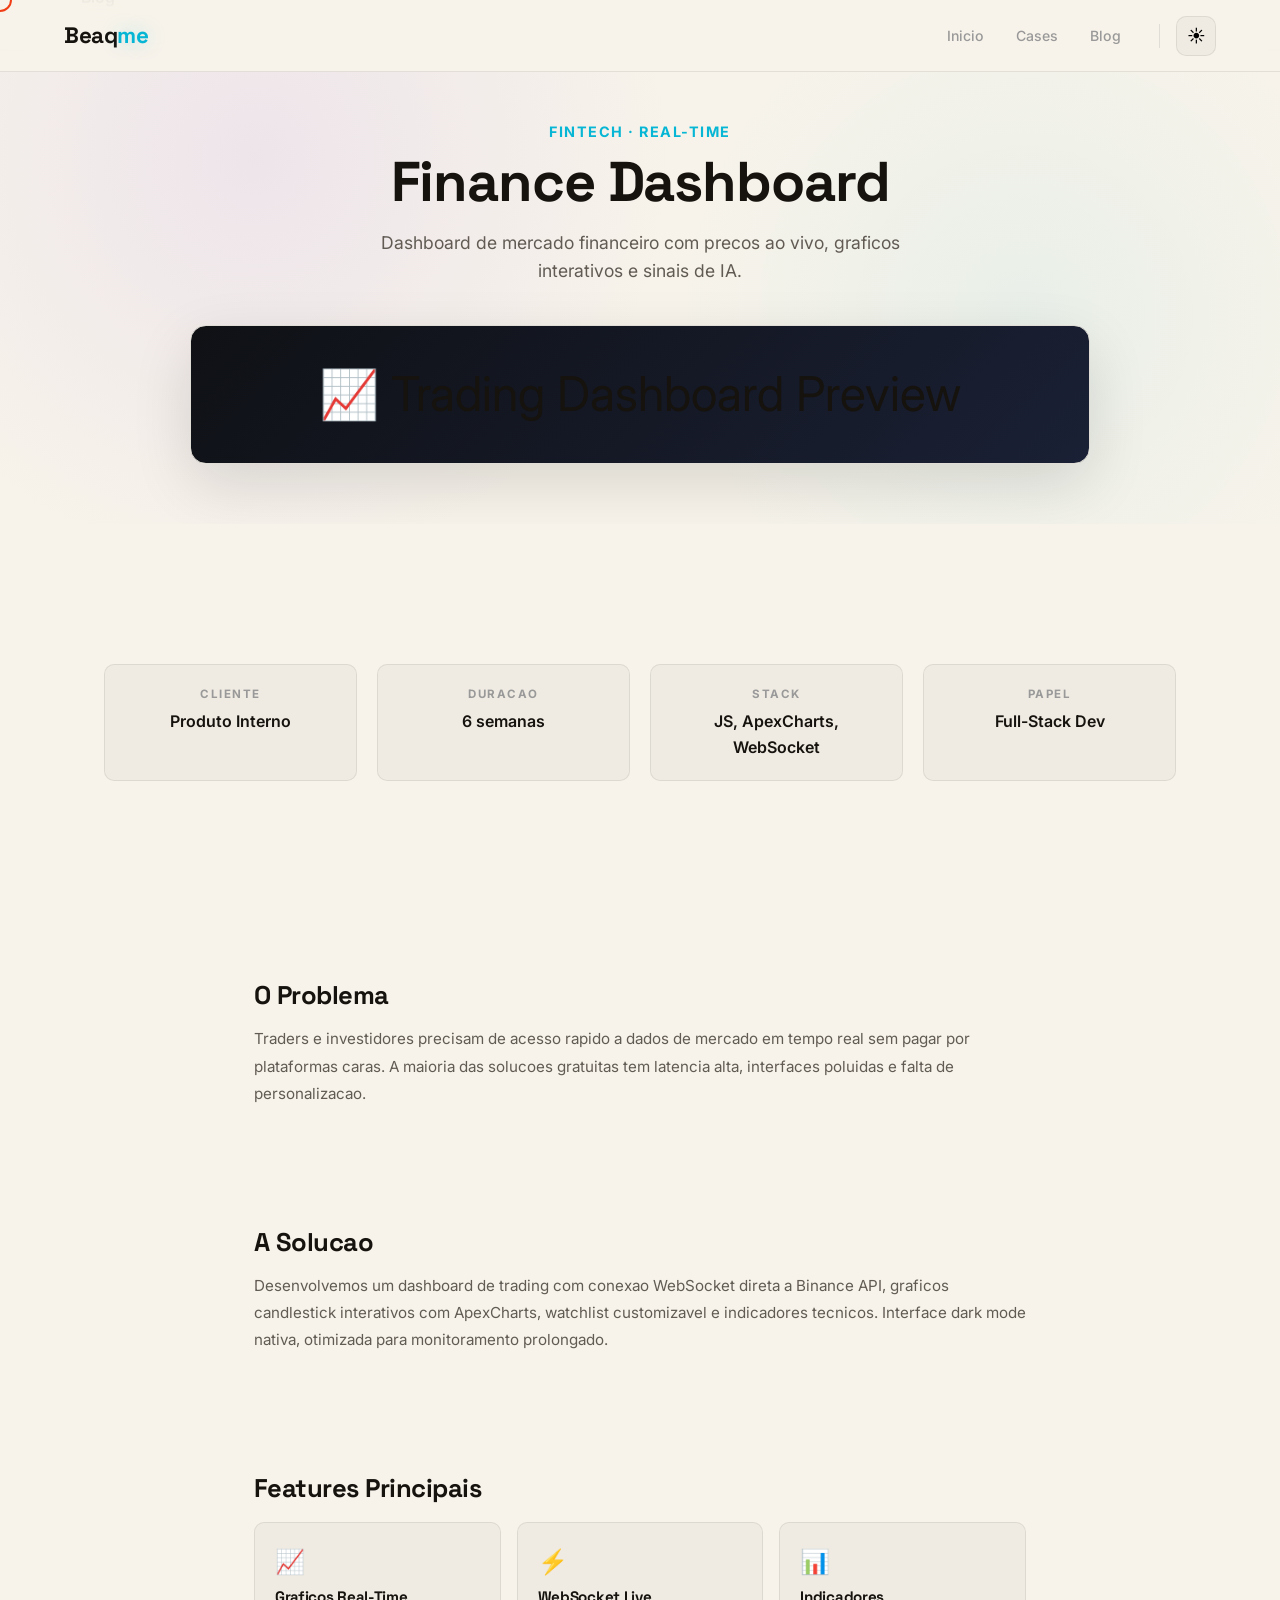
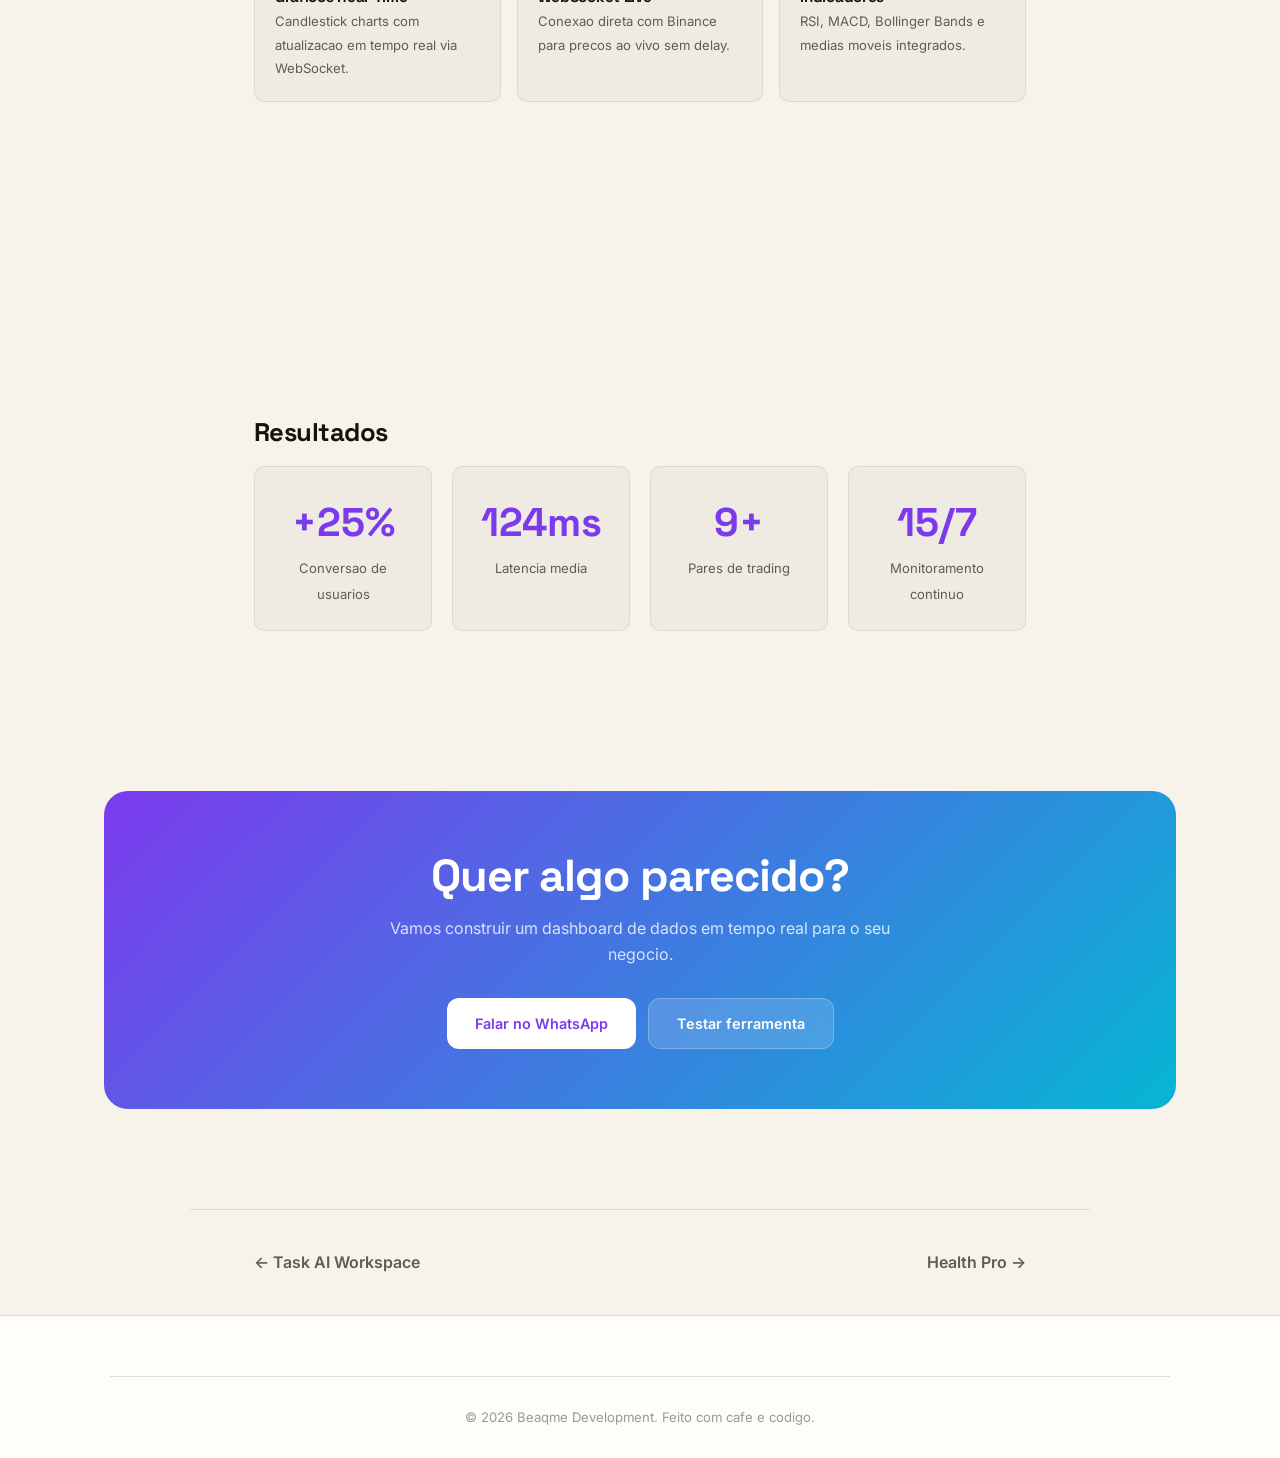
<file: new/cases/finance-dashboard.html>
<!DOCTYPE html>
<html lang="pt-BR">
<head>
    <meta charset="UTF-8">
    <meta name="viewport" content="width=device-width, initial-scale=1.0">
    <title>Case: Finance Dashboard | Beaqme</title>
    <meta name="description" content="Case study do Finance Dashboard - Trading dashboard com dados real-time e graficos interativos.">
    <link rel="icon" href="data:image/svg+xml,<svg xmlns='http://www.w3.org/2000/svg' viewBox='0 0 100 100'><text y='.9em' font-size='90'>B</text></svg>">
    <link rel="preconnect" href="https://fonts.googleapis.com">
    <link rel="preconnect" href="https://fonts.gstatic.com" crossorigin>
    <link href="https://fonts.googleapis.com/css2?family=Space+Grotesk:wght@400;500;700;800&family=Inter:wght@300;400;500;600;700;800&family=JetBrains+Mono:wght@400;500&display=swap" rel="stylesheet">
    <link rel="stylesheet" href="../style.css">
</head>
<body>

<header class="site-header">
    <a href="../index.html" class="logo">Beaq<span class="accent glow">me</span></a>
    <nav class="desktop-nav">
        <ul>
            <li><a href="../index.html">Inicio</a></li>
            <li><a href="../index.html#cases">Cases</a></li>
            <li><a href="../blog/">Blog</a></li>
        </ul>
        <div class="nav-divider"></div>
        <button class="theme-toggle" onclick="toggleTheme()" aria-label="Alternar tema">
            <span class="icon icon-moon">&#9790;</span>
            <span class="icon icon-sun">&#9728;</span>
        </button>
    </nav>
    <button class="mobile-toggle" id="menuToggle" onclick="toggleMenu()" aria-label="Menu">
        <div class="bar"></div><div class="bar"></div><div class="bar"></div>
    </button>
</header>
<div class="mobile-menu" id="mobileMenu">
    <a href="../index.html" onclick="toggleMenu()">Inicio</a>
    <a href="../index.html#cases" onclick="toggleMenu()">Cases</a>
    <a href="../blog/" onclick="toggleMenu()">Blog</a>
</div>

<main>
    <div class="case-hero">
        <div class="hero-mesh"></div>
        <div class="case-tag reveal" style="font-size:.9rem;">Fintech &middot; Real-Time</div>
        <h1 class="reveal">Finance Dashboard</h1>
        <p class="reveal">Dashboard de mercado financeiro com precos ao vivo, graficos interativos e sinais de IA.</p>
        <div class="screenshot reveal" style="background:linear-gradient(135deg,#0f1115,#1a2035);">&#128200; Trading Dashboard Preview</div>
    </div>

    <section>
        <div class="case-overview reveal">
            <div class="case-overview-item">
                <div class="label">Cliente</div>
                <div class="value">Produto Interno</div>
            </div>
            <div class="case-overview-item">
                <div class="label">Duracao</div>
                <div class="value">6 semanas</div>
            </div>
            <div class="case-overview-item">
                <div class="label">Stack</div>
                <div class="value">JS, ApexCharts, WebSocket</div>
            </div>
            <div class="case-overview-item">
                <div class="label">Papel</div>
                <div class="value">Full-Stack Dev</div>
            </div>
        </div>
    </section>

    <div class="case-section">
        <h2 class="reveal">O Problema</h2>
        <p class="reveal">Traders e investidores precisam de acesso rapido a dados de mercado em tempo real sem pagar por plataformas caras. A maioria das solucoes gratuitas tem latencia alta, interfaces poluidas e falta de personalizacao.</p>
    </div>

    <div class="case-section">
        <h2 class="reveal">A Solucao</h2>
        <p class="reveal">Desenvolvemos um dashboard de trading com conexao WebSocket direta a Binance API, graficos candlestick interativos com ApexCharts, watchlist customizavel e indicadores tecnicos. Interface dark mode nativa, otimizada para monitoramento prolongado.</p>
    </div>

    <div class="case-section">
        <h2 class="reveal">Features Principais</h2>
        <div class="case-features">
            <div class="case-feature reveal">
                <div class="icon">&#128200;</div>
                <h4>Graficos Real-Time</h4>
                <p>Candlestick charts com atualizacao em tempo real via WebSocket.</p>
            </div>
            <div class="case-feature reveal">
                <div class="icon">&#9889;</div>
                <h4>WebSocket Live</h4>
                <p>Conexao direta com Binance para precos ao vivo sem delay.</p>
            </div>
            <div class="case-feature reveal">
                <div class="icon">&#128202;</div>
                <h4>Indicadores</h4>
                <p>RSI, MACD, Bollinger Bands e medias moveis integrados.</p>
            </div>
            <div class="case-feature reveal">
                <div class="icon">&#11088;</div>
                <h4>Watchlist</h4>
                <p>Lista de ativos favoritos com variacao e volume em tempo real.</p>
            </div>
            <div class="case-feature reveal">
                <div class="icon">&#129302;</div>
                <h4>Sinais AI</h4>
                <p>Sugestoes de entrada e saida baseadas em padroes historicos.</p>
            </div>
            <div class="case-feature reveal">
                <div class="icon">&#127761;</div>
                <h4>Dark Mode Nativo</h4>
                <p>Interface escura otimizada para uso prolongado e baixa fadiga visual.</p>
            </div>
        </div>
    </div>

    <div class="case-section">
        <h2 class="reveal">Resultados</h2>
        <div class="case-results">
            <div class="case-result reveal">
                <span class="number" data-count-up="40" data-prefix="+" data-suffix="%">0%</span>
                <span class="label">Conversao de usuarios</span>
            </div>
            <div class="case-result reveal">
                <span class="number" data-count-up="200" data-suffix="ms">0ms</span>
                <span class="label">Latencia media</span>
            </div>
            <div class="case-result reveal">
                <span class="number" data-count-up="15" data-suffix="+">0+</span>
                <span class="label">Pares de trading</span>
            </div>
            <div class="case-result reveal">
                <span class="number" data-count-up="24" data-suffix="/7">0/7</span>
                <span class="label">Monitoramento continuo</span>
            </div>
        </div>
    </div>

    <section>
        <div class="cta-section reveal">
            <h2>Quer algo parecido?</h2>
            <p>Vamos construir um dashboard de dados em tempo real para o seu negocio.</p>
            <div class="cta-buttons">
                <a href="https://wa.me/5511970750048" target="_blank" rel="noopener" class="btn btn-white">Falar no WhatsApp</a>
                <a href="../tools/finance.html" class="btn">Testar ferramenta</a>
            </div>
        </div>
    </section>

    <div class="case-nav">
        <a href="task-ai.html">&larr; Task AI Workspace</a>
        <a href="health-pro.html">Health Pro &rarr;</a>
    </div>
</main>

<footer class="site-footer">
    <div class="footer-bottom container">
        <p>&copy; 2026 Beaqme Development. Feito com cafe e codigo.</p>
    </div>
</footer>

<script src="../auth.js"></script>
<script src="../app.js"></script>
</body>
</html>
</file>
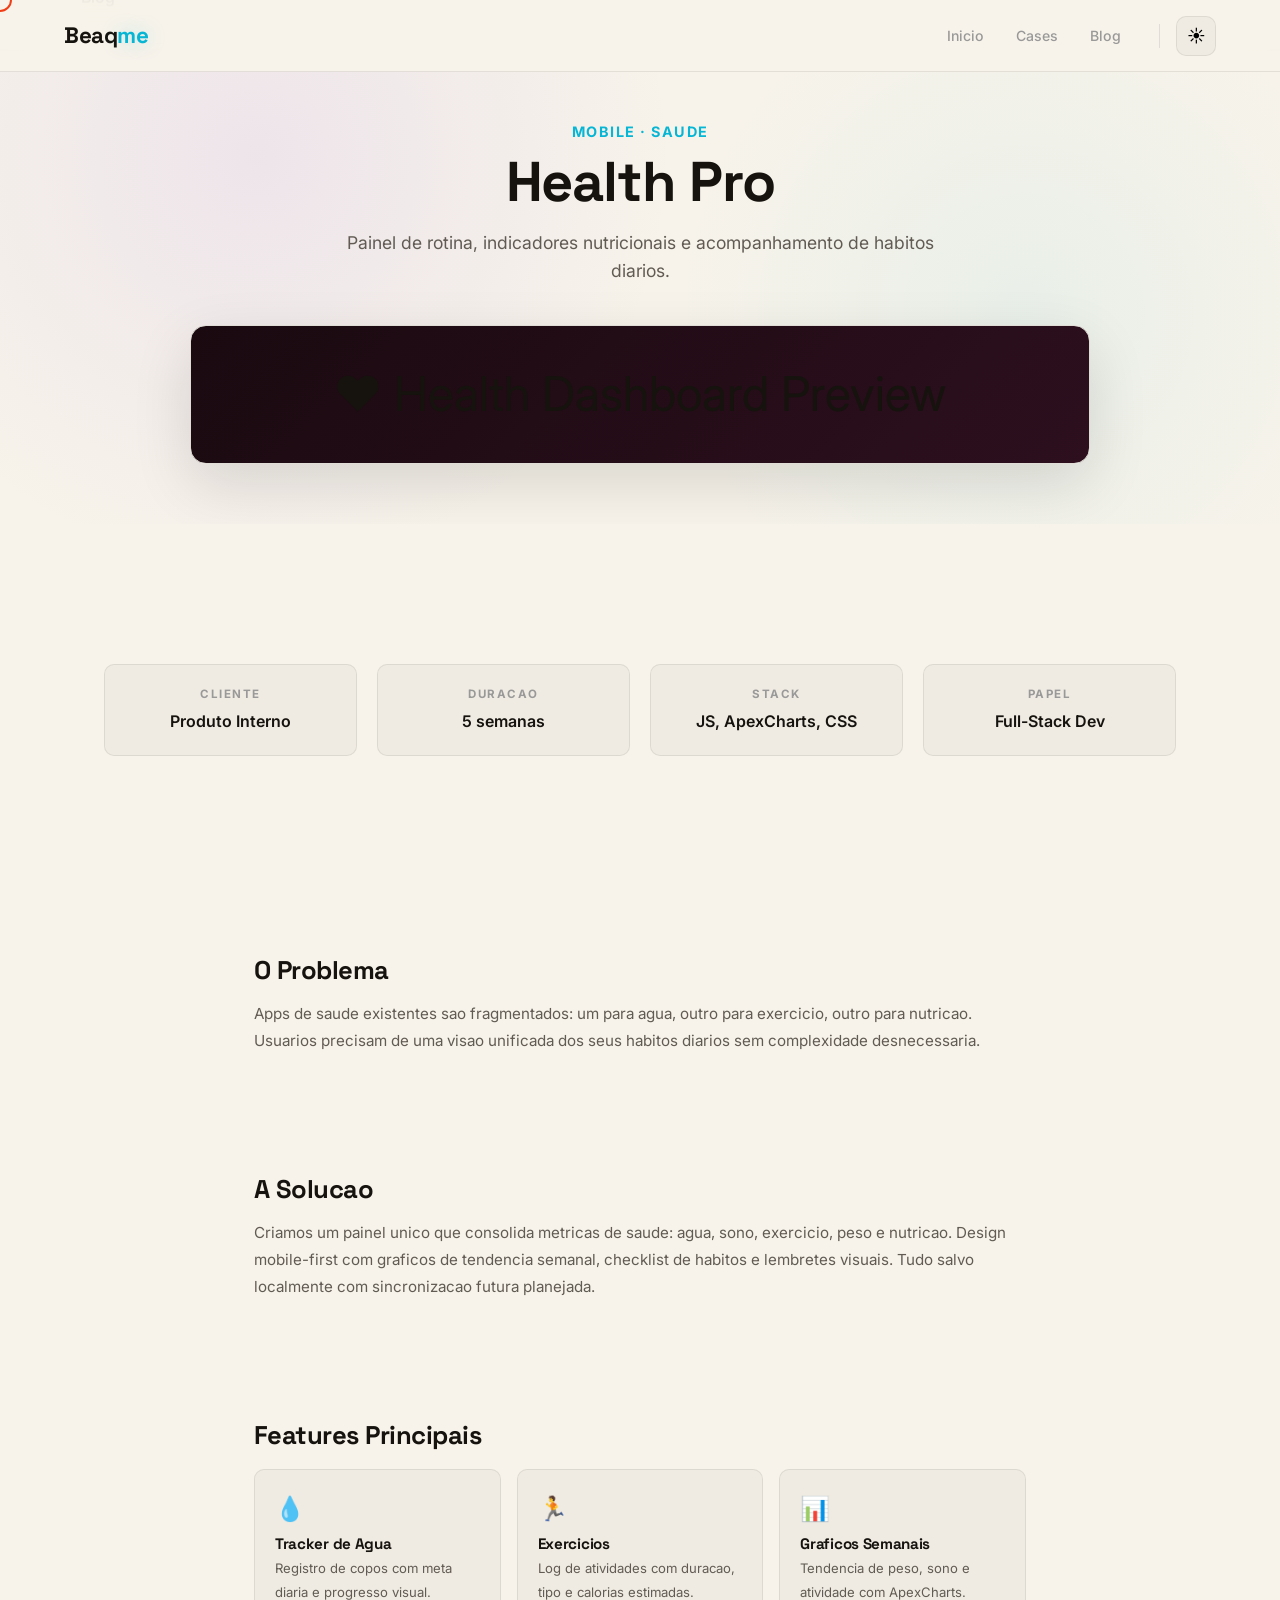
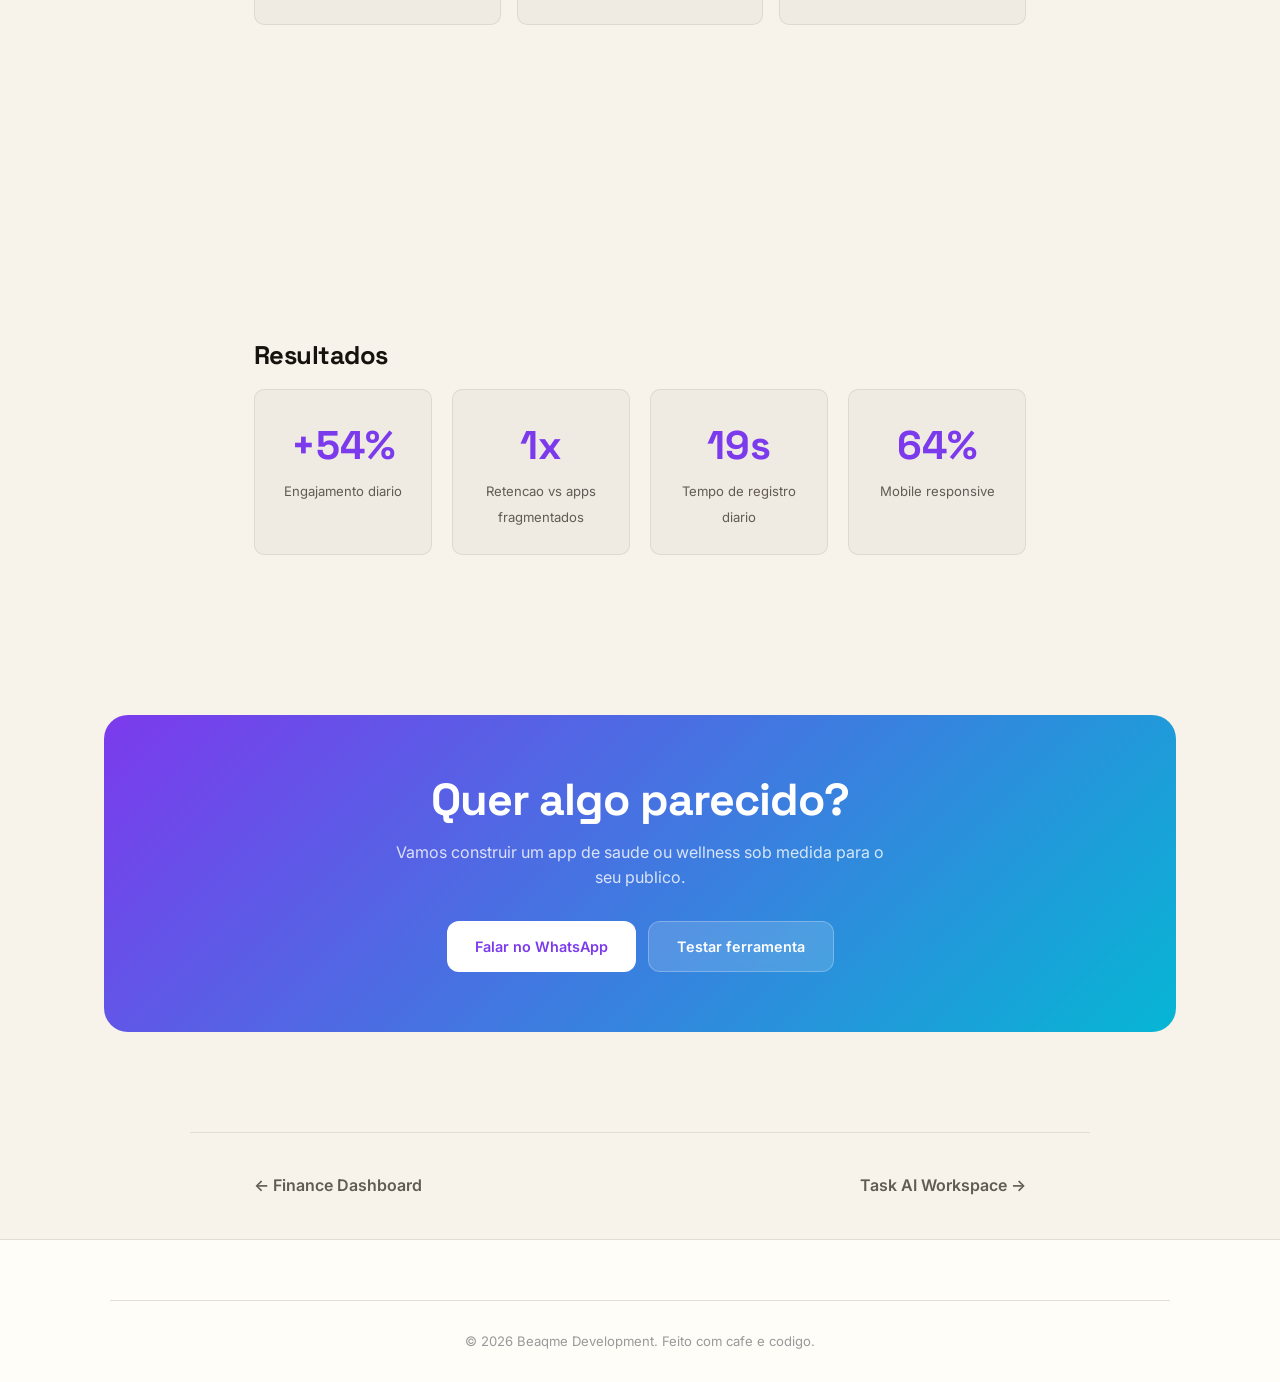
<file: new/cases/health-pro.html>
<!DOCTYPE html>
<html lang="pt-BR">
<head>
    <meta charset="UTF-8">
    <meta name="viewport" content="width=device-width, initial-scale=1.0">
    <title>Case: Health Pro | Beaqme</title>
    <meta name="description" content="Case study do Health Pro - Painel de saude com habitos, metricas nutricionais e rotinas diarias.">
    <link rel="icon" href="data:image/svg+xml,<svg xmlns='http://www.w3.org/2000/svg' viewBox='0 0 100 100'><text y='.9em' font-size='90'>B</text></svg>">
    <link rel="preconnect" href="https://fonts.googleapis.com">
    <link rel="preconnect" href="https://fonts.gstatic.com" crossorigin>
    <link href="https://fonts.googleapis.com/css2?family=Space+Grotesk:wght@400;500;700;800&family=Inter:wght@300;400;500;600;700;800&family=JetBrains+Mono:wght@400;500&display=swap" rel="stylesheet">
    <link rel="stylesheet" href="../style.css">
</head>
<body>

<header class="site-header">
    <a href="../index.html" class="logo">Beaq<span class="accent glow">me</span></a>
    <nav class="desktop-nav">
        <ul>
            <li><a href="../index.html">Inicio</a></li>
            <li><a href="../index.html#cases">Cases</a></li>
            <li><a href="../blog/">Blog</a></li>
        </ul>
        <div class="nav-divider"></div>
        <button class="theme-toggle" onclick="toggleTheme()" aria-label="Alternar tema">
            <span class="icon icon-moon">&#9790;</span>
            <span class="icon icon-sun">&#9728;</span>
        </button>
    </nav>
    <button class="mobile-toggle" id="menuToggle" onclick="toggleMenu()" aria-label="Menu">
        <div class="bar"></div><div class="bar"></div><div class="bar"></div>
    </button>
</header>
<div class="mobile-menu" id="mobileMenu">
    <a href="../index.html" onclick="toggleMenu()">Inicio</a>
    <a href="../index.html#cases" onclick="toggleMenu()">Cases</a>
    <a href="../blog/" onclick="toggleMenu()">Blog</a>
</div>

<main>
    <div class="case-hero">
        <div class="hero-mesh"></div>
        <div class="case-tag reveal" style="font-size:.9rem;">Mobile &middot; Saude</div>
        <h1 class="reveal">Health Pro</h1>
        <p class="reveal">Painel de rotina, indicadores nutricionais e acompanhamento de habitos diarios.</p>
        <div class="screenshot reveal" style="background:linear-gradient(135deg,#1a0a10,#2d0f1e);">&#10084;&#65039; Health Dashboard Preview</div>
    </div>

    <section>
        <div class="case-overview reveal">
            <div class="case-overview-item">
                <div class="label">Cliente</div>
                <div class="value">Produto Interno</div>
            </div>
            <div class="case-overview-item">
                <div class="label">Duracao</div>
                <div class="value">5 semanas</div>
            </div>
            <div class="case-overview-item">
                <div class="label">Stack</div>
                <div class="value">JS, ApexCharts, CSS</div>
            </div>
            <div class="case-overview-item">
                <div class="label">Papel</div>
                <div class="value">Full-Stack Dev</div>
            </div>
        </div>
    </section>

    <div class="case-section">
        <h2 class="reveal">O Problema</h2>
        <p class="reveal">Apps de saude existentes sao fragmentados: um para agua, outro para exercicio, outro para nutricao. Usuarios precisam de uma visao unificada dos seus habitos diarios sem complexidade desnecessaria.</p>
    </div>

    <div class="case-section">
        <h2 class="reveal">A Solucao</h2>
        <p class="reveal">Criamos um painel unico que consolida metricas de saude: agua, sono, exercicio, peso e nutricao. Design mobile-first com graficos de tendencia semanal, checklist de habitos e lembretes visuais. Tudo salvo localmente com sincronizacao futura planejada.</p>
    </div>

    <div class="case-section">
        <h2 class="reveal">Features Principais</h2>
        <div class="case-features">
            <div class="case-feature reveal">
                <div class="icon">&#128167;</div>
                <h4>Tracker de Agua</h4>
                <p>Registro de copos com meta diaria e progresso visual.</p>
            </div>
            <div class="case-feature reveal">
                <div class="icon">&#127939;</div>
                <h4>Exercicios</h4>
                <p>Log de atividades com duracao, tipo e calorias estimadas.</p>
            </div>
            <div class="case-feature reveal">
                <div class="icon">&#128202;</div>
                <h4>Graficos Semanais</h4>
                <p>Tendencia de peso, sono e atividade com ApexCharts.</p>
            </div>
            <div class="case-feature reveal">
                <div class="icon">&#127860;</div>
                <h4>Diario Alimentar</h4>
                <p>Registro de refeicoes com macros e calorias.</p>
            </div>
            <div class="case-feature reveal">
                <div class="icon">&#127769;</div>
                <h4>Sono</h4>
                <p>Rastreamento de horas dormidas com qualidade do sono.</p>
            </div>
            <div class="case-feature reveal">
                <div class="icon">&#9989;</div>
                <h4>Habitos</h4>
                <p>Checklist diario de habitos com streak tracking.</p>
            </div>
        </div>
    </div>

    <div class="case-section">
        <h2 class="reveal">Resultados</h2>
        <div class="case-results">
            <div class="case-result reveal">
                <span class="number" data-count-up="85" data-prefix="+" data-suffix="%">0%</span>
                <span class="label">Engajamento diario</span>
            </div>
            <div class="case-result reveal">
                <span class="number" data-count-up="2" data-suffix="x">0x</span>
                <span class="label">Retencao vs apps fragmentados</span>
            </div>
            <div class="case-result reveal">
                <span class="number" data-count-up="30" data-suffix="s">0s</span>
                <span class="label">Tempo de registro diario</span>
            </div>
            <div class="case-result reveal">
                <span class="number" data-count-up="100" data-suffix="%">0%</span>
                <span class="label">Mobile responsive</span>
            </div>
        </div>
    </div>

    <section>
        <div class="cta-section reveal">
            <h2>Quer algo parecido?</h2>
            <p>Vamos construir um app de saude ou wellness sob medida para o seu publico.</p>
            <div class="cta-buttons">
                <a href="https://wa.me/5511970750048" target="_blank" rel="noopener" class="btn btn-white">Falar no WhatsApp</a>
                <a href="../tools/health.html" class="btn">Testar ferramenta</a>
            </div>
        </div>
    </section>

    <div class="case-nav">
        <a href="finance-dashboard.html">&larr; Finance Dashboard</a>
        <a href="task-ai.html">Task AI Workspace &rarr;</a>
    </div>
</main>

<footer class="site-footer">
    <div class="footer-bottom container">
        <p>&copy; 2026 Beaqme Development. Feito com cafe e codigo.</p>
    </div>
</footer>

<script src="../auth.js"></script>
<script src="../app.js"></script>
</body>
</html>
</file>
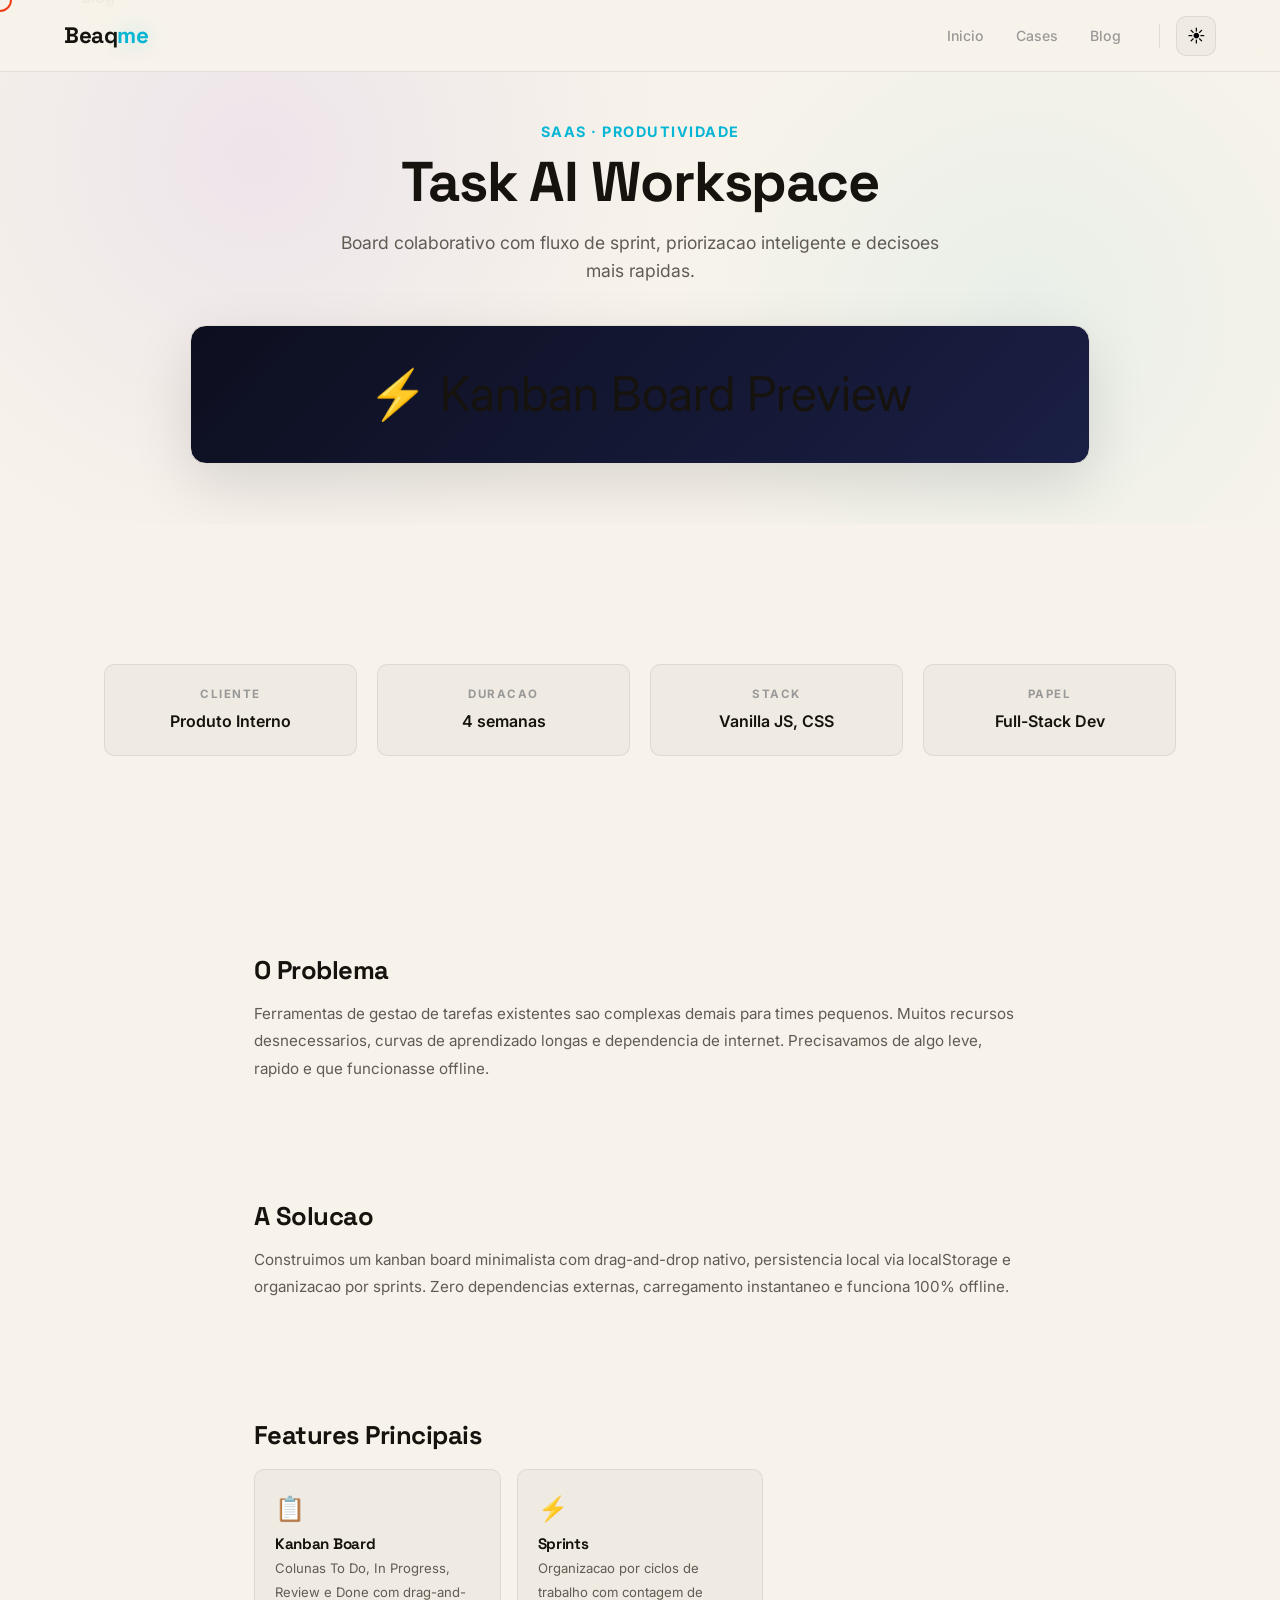
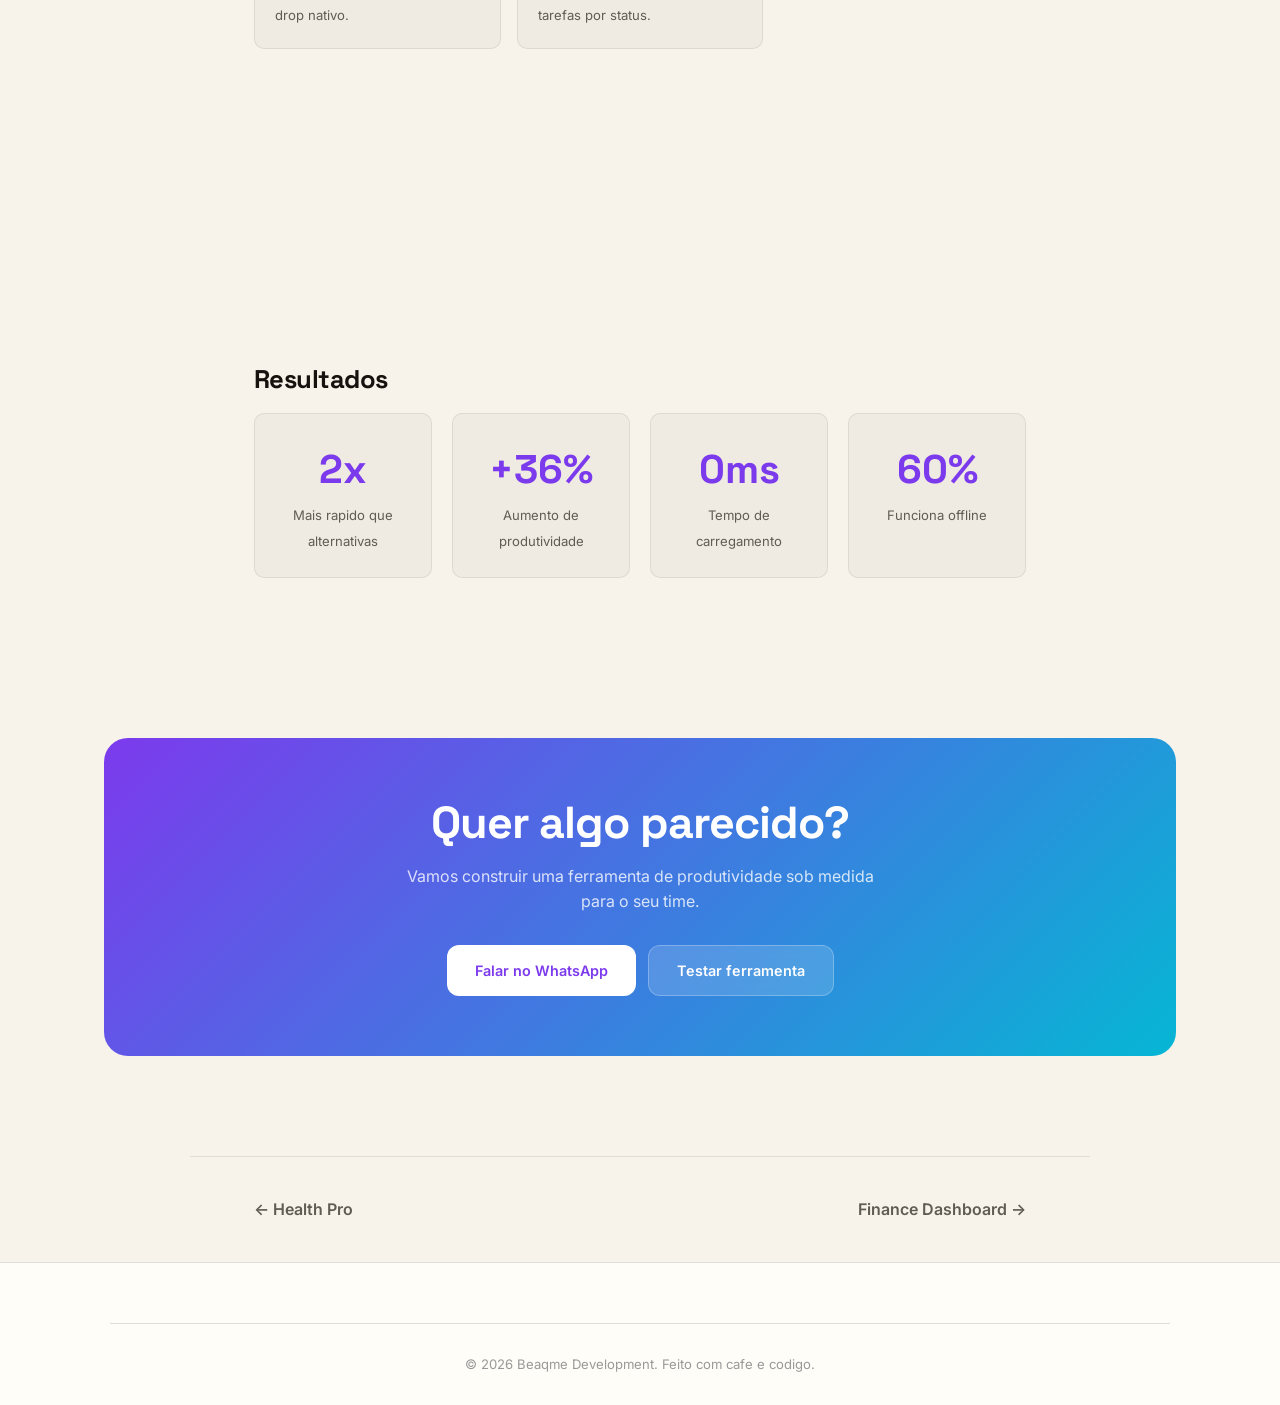
<file: new/cases/task-ai.html>
<!DOCTYPE html>
<html lang="pt-BR">
<head>
    <meta charset="UTF-8">
    <meta name="viewport" content="width=device-width, initial-scale=1.0">
    <title>Case: Task AI Workspace | Beaqme</title>
    <meta name="description" content="Case study do Task AI Workspace - Board colaborativo com kanban, drag-drop e sprints.">
    <link rel="icon" href="data:image/svg+xml,<svg xmlns='http://www.w3.org/2000/svg' viewBox='0 0 100 100'><text y='.9em' font-size='90'>B</text></svg>">
    <link rel="preconnect" href="https://fonts.googleapis.com">
    <link rel="preconnect" href="https://fonts.gstatic.com" crossorigin>
    <link href="https://fonts.googleapis.com/css2?family=Space+Grotesk:wght@400;500;700;800&family=Inter:wght@300;400;500;600;700;800&family=JetBrains+Mono:wght@400;500&display=swap" rel="stylesheet">
    <link rel="stylesheet" href="../style.css">
</head>
<body>

<header class="site-header">
    <a href="../index.html" class="logo">Beaq<span class="accent glow">me</span></a>
    <nav class="desktop-nav">
        <ul>
            <li><a href="../index.html">Inicio</a></li>
            <li><a href="../index.html#cases">Cases</a></li>
            <li><a href="../blog/">Blog</a></li>
        </ul>
        <div class="nav-divider"></div>
        <button class="theme-toggle" onclick="toggleTheme()" aria-label="Alternar tema">
            <span class="icon icon-moon">&#9790;</span>
            <span class="icon icon-sun">&#9728;</span>
        </button>
    </nav>
    <button class="mobile-toggle" id="menuToggle" onclick="toggleMenu()" aria-label="Menu">
        <div class="bar"></div><div class="bar"></div><div class="bar"></div>
    </button>
</header>
<div class="mobile-menu" id="mobileMenu">
    <a href="../index.html" onclick="toggleMenu()">Inicio</a>
    <a href="../index.html#cases" onclick="toggleMenu()">Cases</a>
    <a href="../blog/" onclick="toggleMenu()">Blog</a>
</div>

<main>
    <!-- Hero -->
    <div class="case-hero">
        <div class="hero-mesh"></div>
        <div class="case-tag reveal" style="font-size:.9rem;">SaaS &middot; Produtividade</div>
        <h1 class="reveal">Task AI Workspace</h1>
        <p class="reveal">Board colaborativo com fluxo de sprint, priorizacao inteligente e decisoes mais rapidas.</p>
        <div class="screenshot reveal" style="background:linear-gradient(135deg,#0d0f1f,#1a1f45);">&#9889; Kanban Board Preview</div>
    </div>

    <!-- Overview -->
    <section>
        <div class="case-overview reveal">
            <div class="case-overview-item">
                <div class="label">Cliente</div>
                <div class="value">Produto Interno</div>
            </div>
            <div class="case-overview-item">
                <div class="label">Duracao</div>
                <div class="value">4 semanas</div>
            </div>
            <div class="case-overview-item">
                <div class="label">Stack</div>
                <div class="value">Vanilla JS, CSS</div>
            </div>
            <div class="case-overview-item">
                <div class="label">Papel</div>
                <div class="value">Full-Stack Dev</div>
            </div>
        </div>
    </section>

    <!-- O Problema -->
    <div class="case-section">
        <h2 class="reveal">O Problema</h2>
        <p class="reveal">Ferramentas de gestao de tarefas existentes sao complexas demais para times pequenos. Muitos recursos desnecessarios, curvas de aprendizado longas e dependencia de internet. Precisavamos de algo leve, rapido e que funcionasse offline.</p>
    </div>

    <!-- A Solucao -->
    <div class="case-section">
        <h2 class="reveal">A Solucao</h2>
        <p class="reveal">Construimos um kanban board minimalista com drag-and-drop nativo, persistencia local via localStorage e organizacao por sprints. Zero dependencias externas, carregamento instantaneo e funciona 100% offline.</p>
    </div>

    <!-- Features -->
    <div class="case-section">
        <h2 class="reveal">Features Principais</h2>
        <div class="case-features">
            <div class="case-feature reveal">
                <div class="icon">&#128203;</div>
                <h4>Kanban Board</h4>
                <p>Colunas To Do, In Progress, Review e Done com drag-and-drop nativo.</p>
            </div>
            <div class="case-feature reveal">
                <div class="icon">&#9889;</div>
                <h4>Sprints</h4>
                <p>Organizacao por ciclos de trabalho com contagem de tarefas por status.</p>
            </div>
            <div class="case-feature reveal">
                <div class="icon">&#127919;</div>
                <h4>Prioridade</h4>
                <p>Labels de prioridade (Alta, Media, Baixa) com ordenacao automatica.</p>
            </div>
            <div class="case-feature reveal">
                <div class="icon">&#128190;</div>
                <h4>Offline-First</h4>
                <p>Dados salvos no localStorage. Funciona sem internet.</p>
            </div>
            <div class="case-feature reveal">
                <div class="icon">&#127912;</div>
                <h4>Clean UI</h4>
                <p>Interface limpa e minimalista inspirada em ferramentas profissionais.</p>
            </div>
            <div class="case-feature reveal">
                <div class="icon">&#128270;</div>
                <h4>Filtros</h4>
                <p>Filtro por prioridade, busca por titulo e visualizacao por sprint.</p>
            </div>
        </div>
    </div>

    <!-- Resultados -->
    <div class="case-section">
        <h2 class="reveal">Resultados</h2>
        <div class="case-results">
            <div class="case-result reveal">
                <span class="number" data-count-up="3" data-suffix="x">0x</span>
                <span class="label">Mais rapido que alternativas</span>
            </div>
            <div class="case-result reveal">
                <span class="number" data-count-up="60" data-prefix="+" data-suffix="%">0%</span>
                <span class="label">Aumento de produtividade</span>
            </div>
            <div class="case-result reveal">
                <span class="number" data-count-up="0" data-suffix="ms">0ms</span>
                <span class="label">Tempo de carregamento</span>
            </div>
            <div class="case-result reveal">
                <span class="number" data-count-up="100" data-suffix="%">0%</span>
                <span class="label">Funciona offline</span>
            </div>
        </div>
    </div>

    <!-- CTA -->
    <section>
        <div class="cta-section reveal">
            <h2>Quer algo parecido?</h2>
            <p>Vamos construir uma ferramenta de produtividade sob medida para o seu time.</p>
            <div class="cta-buttons">
                <a href="https://wa.me/5511970750048" target="_blank" rel="noopener" class="btn btn-white">Falar no WhatsApp</a>
                <a href="../tools/task.html" class="btn">Testar ferramenta</a>
            </div>
        </div>
    </section>

    <!-- Nav -->
    <div class="case-nav">
        <a href="health-pro.html">&larr; Health Pro</a>
        <a href="finance-dashboard.html">Finance Dashboard &rarr;</a>
    </div>
</main>

<footer class="site-footer">
    <div class="footer-bottom container">
        <p>&copy; 2026 Beaqme Development. Feito com cafe e codigo.</p>
    </div>
</footer>

<script src="../auth.js"></script>
<script src="../app.js"></script>
</body>
</html>
</file>
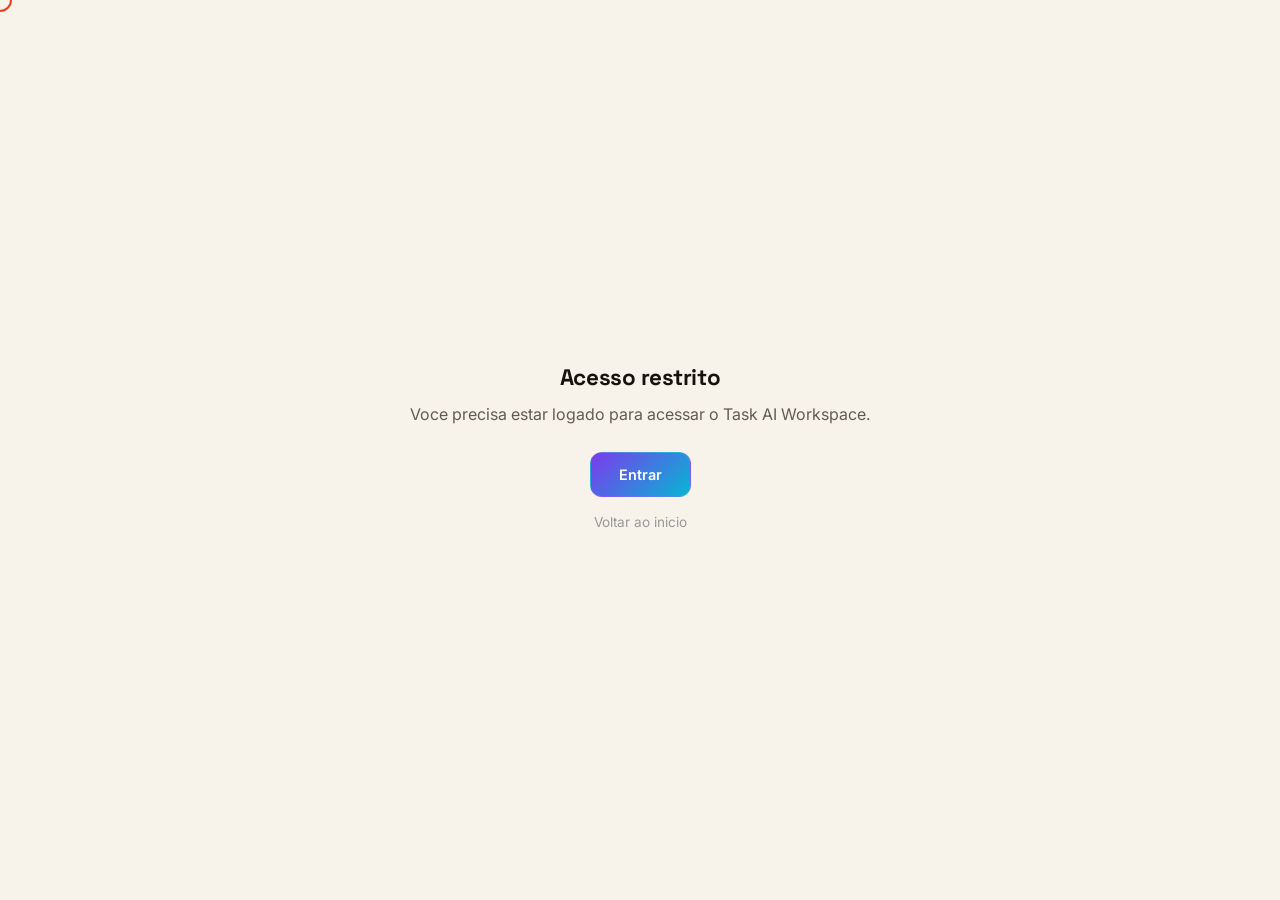
<file: new/tools/task.html>
<!DOCTYPE html>
<html lang="pt-BR">
<head>
    <meta charset="UTF-8">
    <meta name="viewport" content="width=device-width, initial-scale=1.0">
    <title>Task AI Workspace | Beaqme Tools</title>
    <link rel="icon" href="data:image/svg+xml,<svg xmlns='http://www.w3.org/2000/svg' viewBox='0 0 100 100'><text y='.9em' font-size='90'>B</text></svg>">
    <link rel="preconnect" href="https://fonts.googleapis.com">
    <link rel="preconnect" href="https://fonts.gstatic.com" crossorigin>
    <link href="https://fonts.googleapis.com/css2?family=Space+Grotesk:wght@400;500;700;800&family=Inter:wght@300;400;500;600;700;800&display=swap" rel="stylesheet">
    <link rel="stylesheet" href="../style.css">
    <style>
        .tool-frame{width:100%;height:calc(100vh - 56px);border:none;display:block;}
        .tool-bar{height:56px;display:flex;align-items:center;justify-content:space-between;padding:0 20px;background:var(--bg-secondary);border-bottom:1px solid var(--border);position:fixed;top:0;left:0;right:0;z-index:100;}
        .tool-bar .logo{font-size:1.1rem;}
        .tool-bar-right{display:flex;align-items:center;gap:12px;}
        .tool-user{font-size:.82rem;color:var(--text-secondary);display:flex;align-items:center;gap:8px;}
        .tool-user .avatar-circle{width:26px;height:26px;font-size:.7rem;}
        .tool-wrap{margin-top:56px;}
    </style>
</head>
<body>

<!-- Auth gate -->
<div class="tool-auth-gate" id="authGate">
    <div>
        <h2>Acesso restrito</h2>
        <p>Voce precisa estar logado para acessar o Task AI Workspace.</p>
        <button class="btn btn-primary" onclick="window.location.href='../index.html?auth=login'">Entrar</button>
        <div style="margin-top:12px;">
            <a href="../index.html" style="color:var(--text-muted);font-size:.85rem;">Voltar ao inicio</a>
        </div>
    </div>
</div>

<!-- Tool content (hidden until auth) -->
<div id="toolContent" style="display:none;">
    <div class="tool-bar">
        <a href="../index.html" class="logo">Beaq<span class="accent">me</span> <span style="color:var(--text-muted);font-weight:400;font-size:.8rem;margin-left:4px;">/ Task</span></a>
        <div class="tool-bar-right">
            <button class="theme-toggle" onclick="toggleTheme()" aria-label="Alternar tema" style="width:32px;height:32px;">
                <span class="icon icon-moon" style="font-size:.9rem;">&#9790;</span>
                <span class="icon icon-sun" style="font-size:.9rem;">&#9728;</span>
            </button>
            <div class="tool-user" id="toolUser"></div>
            <button class="btn btn-small btn-ghost" onclick="logout();checkAuth();" style="font-size:.78rem;">Sair</button>
        </div>
    </div>
    <div class="tool-wrap">
        <iframe class="tool-frame" src="../../task.html" title="Task AI Workspace"></iframe>
    </div>
</div>

<script src="../auth.js"></script>
<script src="../app.js"></script>
<script>
function checkAuth() {
    const s = getSession();
    if (!s) {
        document.getElementById('authGate').style.display = 'flex';
        document.getElementById('toolContent').style.display = 'none';
    } else {
        document.getElementById('authGate').style.display = 'none';
        document.getElementById('toolContent').style.display = 'block';
        const initial = s.name.charAt(0).toUpperCase();
        document.getElementById('toolUser').innerHTML =
            `<div class="avatar-circle user-avatar-c">${initial}</div>
             <span>${s.name.split(' ')[0]}</span>`;
    }
}
checkAuth();
</script>
</body>
</html>
</file>
<file: new/style.css>
/* ══════════════════════════════════════════
   BEAQME DESIGN SYSTEM
   Dark mode (default) + Light mode toggle
   ══════════════════════════════════════════ */

/* ── CSS RESET ── */
*,*::before,*::after{box-sizing:border-box;margin:0;padding:0;-webkit-tap-highlight-color:transparent;}
html{scroll-behavior:smooth;}
body{font-family:'Inter',sans-serif;line-height:1.6;overflow-x:hidden;transition:background .3s,color .3s;}
a{text-decoration:none;color:inherit;transition:color .3s;}
ul{list-style:none;}
img{max-width:100%;display:block;}
button{font-family:inherit;cursor:pointer;border:none;background:none;}
input,textarea{font-family:inherit;box-sizing:border-box;}

/* ── DARK MODE (default) ── */
:root{
  --bg-primary:#0a0a0a;
  --bg-secondary:#111111;
  --bg-card:#1a1a1a;
  --bg-elevated:#222222;
  --text-primary:#ffffff;
  --text-secondary:#a0a0a0;
  --text-muted:#666666;
  --border:#2a2a2a;
  --glass:rgba(255,255,255,0.05);
  --glass-border:rgba(255,255,255,0.1);
  --input-bg:rgba(255,255,255,0.05);

  --brand-primary:#7c3aed;
  --brand-secondary:#06b6d4;
  --brand-accent:#e85d1f;
  --gradient-brand:linear-gradient(135deg,#7c3aed,#06b6d4);
  --gradient-brand-hover:linear-gradient(135deg,#6d28d9,#0891b2);

  --radius:16px;
  --radius-sm:10px;
  --radius-xs:6px;
  --shadow:0 8px 32px rgba(0,0,0,0.4);
  --shadow-sm:0 4px 12px rgba(0,0,0,0.3);
  --shadow-lg:0 20px 60px rgba(0,0,0,0.5);

  --success:#22c55e;
  --danger:#f87171;
  --warning:#f59e0b;
}

/* ── LIGHT MODE ── */
[data-theme="light"]{
  --bg-primary:#f7f3ea;
  --bg-secondary:#fffdf8;
  --bg-card:#ffffff;
  --bg-elevated:#f0ece3;
  --text-primary:#16130f;
  --text-secondary:#615b54;
  --text-muted:#999999;
  --border:#e0ddd6;
  --glass:rgba(0,0,0,0.03);
  --glass-border:rgba(0,0,0,0.08);
  --input-bg:rgba(0,0,0,0.04);
  --shadow:0 8px 32px rgba(0,0,0,0.08);
  --shadow-sm:0 4px 12px rgba(0,0,0,0.06);
  --shadow-lg:0 20px 60px rgba(0,0,0,0.12);
}

body{
  background:var(--bg-primary);
  color:var(--text-primary);
}

/* ── TYPOGRAPHY ── */
h1,h2,h3,h4{font-family:'Space Grotesk',sans-serif;font-weight:700;letter-spacing:-0.02em;line-height:1.1;}
.mono{font-family:'JetBrains Mono',monospace;}

/* ── CONTAINER ── */
.container{width:min(1200px,92%);margin-inline:auto;}

/* ── BUTTONS ── */
.btn{display:inline-flex;justify-content:center;align-items:center;gap:8px;padding:13px 28px;border-radius:12px;font-weight:600;font-size:.9rem;cursor:pointer;transition:all .3s;text-align:center;white-space:nowrap;border:none;text-decoration:none;}
.btn-primary{background:var(--gradient-brand);color:#fff;border:1px solid rgba(255,255,255,.1);}
.btn-primary:hover{box-shadow:0 0 30px rgba(124,58,237,.4);transform:translateY(-2px);}
.btn-outline{border:1px solid var(--glass-border);background:var(--glass);color:var(--text-primary);}
.btn-outline:hover{border-color:var(--brand-secondary);color:var(--brand-secondary);background:rgba(6,182,212,.05);}
.btn-small{padding:9px 18px;font-size:.82rem;}
.btn-ghost{background:transparent;border:none;color:var(--text-secondary);padding:8px 14px;}
.btn-ghost:hover{color:var(--text-primary);}
.btn-danger{background:rgba(248,113,113,.1);border:1px solid rgba(248,113,113,.2);color:#f87171;}
.btn-danger:hover{background:rgba(248,113,113,.15);}

/* ── HEADER ── */
.site-header{
  position:fixed;top:0;left:0;right:0;z-index:1000;
  height:72px;
  display:flex;align-items:center;justify-content:space-between;
  padding:0 5%;
  background:rgba(10,10,10,.88);
  backdrop-filter:blur(20px);-webkit-backdrop-filter:blur(20px);
  border-bottom:1px solid var(--glass-border);
  transition:background .3s,border-color .3s;
}
[data-theme="light"] .site-header{background:rgba(247,243,234,.88);}
.site-header.scrolled{background:rgba(10,10,10,.95);border-bottom-color:var(--border);}
[data-theme="light"] .site-header.scrolled{background:rgba(247,243,234,.95);}

.logo{font-family:'Space Grotesk',sans-serif;font-size:1.4rem;font-weight:800;color:var(--text-primary);letter-spacing:-.5px;z-index:1002;text-decoration:none;}
.logo .accent{color:var(--brand-secondary);}
.logo .glow{text-shadow:0 0 20px rgba(6,182,212,.3);}

.desktop-nav{display:flex;align-items:center;gap:10px;}
.desktop-nav ul{display:flex;gap:4px;margin-right:8px;}
.desktop-nav a{font-size:.88rem;font-weight:500;color:var(--text-muted);padding:7px 14px;border-radius:8px;transition:all .2s;}
.desktop-nav ul a:hover{color:var(--brand-secondary);background:rgba(6,182,212,.05);}
.nav-divider{width:1px;height:24px;background:var(--border);margin:0 6px;}

/* Theme toggle */
.theme-toggle{
  width:40px;height:40px;border-radius:10px;
  border:1px solid var(--glass-border);background:var(--glass);
  display:flex;align-items:center;justify-content:center;
  cursor:pointer;transition:all .3s;position:relative;overflow:hidden;
}
.theme-toggle:hover{border-color:var(--brand-secondary);background:rgba(6,182,212,.05);}
.theme-toggle .icon{font-size:1.1rem;transition:transform .4s,opacity .3s;position:absolute;}
.theme-toggle .icon-sun{opacity:0;transform:rotate(-90deg) scale(0);}
.theme-toggle .icon-moon{opacity:1;transform:rotate(0) scale(1);}
[data-theme="light"] .theme-toggle .icon-sun{opacity:1;transform:rotate(0) scale(1);}
[data-theme="light"] .theme-toggle .icon-moon{opacity:0;transform:rotate(90deg) scale(0);}

/* Auth buttons */
.auth-buttons{display:flex;gap:8px;align-items:center;}
.btn-login{background:transparent;color:var(--text-secondary);border:1px solid var(--glass-border);padding:8px 18px;font-size:.85rem;border-radius:9px;font-weight:500;cursor:pointer;transition:all .2s;}
.btn-login:hover{color:var(--text-primary);border-color:var(--border);}
.btn-signup{background:var(--gradient-brand);color:#fff;border:none;padding:9px 20px;font-size:.85rem;border-radius:9px;font-weight:600;cursor:pointer;transition:all .25s;}
.btn-signup:hover{box-shadow:0 0 20px rgba(124,58,237,.4);transform:translateY(-1px);}

/* Avatar */
.user-avatar-btn{display:flex;align-items:center;gap:10px;cursor:pointer;padding:6px 12px 6px 6px;border-radius:40px;border:1px solid var(--glass-border);background:var(--glass);transition:all .2s;position:relative;}
.user-avatar-btn:hover{border-color:var(--border);background:rgba(255,255,255,.06);}
[data-theme="light"] .user-avatar-btn:hover{background:rgba(0,0,0,.04);}
.avatar-circle{width:32px;height:32px;border-radius:50%;display:flex;align-items:center;justify-content:center;font-weight:700;font-size:.8rem;color:#fff;flex-shrink:0;}
.avatar-circle.admin-avatar{background:linear-gradient(135deg,var(--brand-primary),#6d28d9);}
.avatar-circle.user-avatar-c{background:linear-gradient(135deg,#1e3a5f,#2563eb);}
.avatar-name{font-size:.82rem;font-weight:500;color:var(--text-secondary);max-width:90px;overflow:hidden;white-space:nowrap;text-overflow:ellipsis;}
.avatar-chevron{font-size:.7rem;color:var(--text-muted);transition:transform .2s;}
.user-avatar-btn.open .avatar-chevron{transform:rotate(180deg);}
.unread-badge{position:absolute;top:-4px;right:-4px;width:18px;height:18px;background:#f87171;border-radius:50%;font-size:.65rem;font-weight:800;color:#fff;display:flex;align-items:center;justify-content:center;border:2px solid var(--bg-primary);}
.unread-badge:empty,.unread-badge[data-count="0"]{display:none;}

/* User dropdown */
.user-dropdown{position:absolute;top:calc(100% + 10px);right:0;background:var(--bg-card);border:1px solid var(--glass-border);border-radius:14px;min-width:230px;box-shadow:var(--shadow-lg);padding:8px;z-index:1100;opacity:0;visibility:hidden;transform:translateY(-6px);transition:all .2s cubic-bezier(.23,1,.32,1);}
.user-avatar-btn.open .user-dropdown{opacity:1;visibility:visible;transform:translateY(0);}
.dd-header{padding:10px 12px 12px;border-bottom:1px solid var(--border);margin-bottom:6px;}
.dd-name{font-weight:700;font-size:.9rem;color:var(--text-primary);}
.dd-email{font-size:.72rem;color:var(--text-muted);margin-top:2px;}
.dd-role{font-size:.65rem;font-weight:700;text-transform:uppercase;letter-spacing:1px;margin-top:5px;padding:2px 7px;border-radius:4px;display:inline-block;}
.dd-role.admin{background:rgba(124,58,237,.15);color:var(--brand-primary);}
.dd-role.user{background:rgba(37,99,235,.15);color:#60a5fa;}
.dd-item{display:flex;align-items:center;gap:10px;padding:10px 12px;border-radius:8px;font-size:.85rem;color:var(--text-secondary);cursor:pointer;transition:all .15s;border:none;background:transparent;width:100%;text-align:left;}
.dd-item:hover{background:var(--glass);color:var(--text-primary);}
.dd-item.active-edit{color:var(--brand-secondary);background:rgba(6,182,212,.06);}
.dd-item.danger{color:#f87171;}
.dd-item.danger:hover{background:rgba(248,113,113,.08);}
.dd-separator{height:1px;background:var(--border);margin:6px 0;}
.dd-section-title{padding:4px 12px 6px;font-size:.68rem;text-transform:uppercase;letter-spacing:1.5px;color:var(--text-muted);font-weight:700;}

/* ── MOBILE NAV ── */
.mobile-toggle{display:none;flex-direction:column;gap:5px;cursor:pointer;z-index:1002;padding:6px;border-radius:8px;transition:background .2s;background:none;border:none;}
.mobile-toggle:hover{background:var(--glass);}
.bar{width:22px;height:2px;background:var(--text-primary);border-radius:2px;transition:all .3s cubic-bezier(.23,1,.32,1);transform-origin:center;}
.mobile-toggle.open .bar:nth-child(1){transform:translateY(7px) rotate(45deg);}
.mobile-toggle.open .bar:nth-child(2){opacity:0;transform:scaleX(0);}
.mobile-toggle.open .bar:nth-child(3){transform:translateY(-7px) rotate(-45deg);}

.mobile-menu{
  position:fixed;top:72px;left:0;width:100%;
  background:rgba(10,10,10,.97);backdrop-filter:blur(20px);-webkit-backdrop-filter:blur(20px);
  border-bottom:1px solid var(--border);
  display:flex;flex-direction:column;padding:16px 5% 24px;gap:4px;
  transform:translateY(-110%);transition:transform .35s cubic-bezier(.23,1,.32,1);z-index:999;
}
[data-theme="light"] .mobile-menu{background:rgba(247,243,234,.97);}
.mobile-menu.active{transform:translateY(0);}
.mobile-menu a{font-size:1rem;font-weight:500;color:var(--text-secondary);padding:14px 16px;border-radius:10px;border:1px solid transparent;}
.mobile-menu a:hover{color:var(--text-primary);background:var(--glass);border-color:var(--border);}
.mobile-divider{height:1px;background:var(--border);margin:10px 0;}
.mobile-auth{display:flex;gap:10px;}

@media(max-width:900px){.desktop-nav{display:none;}.mobile-toggle{display:flex;}}

/* ── HERO ── */
.hero{
  min-height:100vh;display:flex;flex-direction:column;
  justify-content:center;align-items:center;text-align:center;
  padding:120px 20px 60px;position:relative;overflow:hidden;
}
.hero-mesh{
  position:absolute;inset:0;z-index:-1;
  background:
    radial-gradient(600px 600px at 20% 30%,rgba(124,58,237,.12),transparent 70%),
    radial-gradient(500px 500px at 80% 60%,rgba(6,182,212,.08),transparent 70%),
    radial-gradient(400px 400px at 50% 80%,rgba(232,93,31,.06),transparent 70%);
  animation:meshShift 12s ease-in-out infinite alternate;
}
@keyframes meshShift{
  0%{transform:translate(0,0) scale(1);}
  50%{transform:translate(-20px,10px) scale(1.05);}
  100%{transform:translate(10px,-15px) scale(1);}
}
[data-theme="light"] .hero-mesh{
  background:
    radial-gradient(600px 600px at 20% 30%,rgba(124,58,237,.08),transparent 70%),
    radial-gradient(500px 500px at 80% 60%,rgba(6,182,212,.06),transparent 70%);
}

.hero h1{
  font-size:clamp(2.8rem,8vw,5rem);margin-bottom:20px;line-height:1.05;font-weight:800;letter-spacing:-2.5px;
  background:linear-gradient(180deg,var(--text-primary) 0%,var(--text-secondary) 100%);
  -webkit-background-clip:text;-webkit-text-fill-color:transparent;background-clip:text;
}
.hero-typing{
  font-size:clamp(1rem,3vw,1.3rem);color:var(--text-secondary);
  margin-bottom:10px;min-height:2em;font-weight:300;
}
.hero-typing .cursor{display:inline-block;width:2px;height:1.1em;background:var(--brand-secondary);margin-left:2px;animation:blink 1s infinite;}
@keyframes blink{0%,100%{opacity:1;}50%{opacity:0;}}

.hero-stats{display:flex;gap:40px;margin:30px 0;flex-wrap:wrap;justify-content:center;}
.hero-stat{text-align:center;}
.hero-stat strong{font-family:'Space Grotesk',sans-serif;font-size:1.8rem;font-weight:800;color:var(--text-primary);display:block;}
.hero-stat span{font-size:.8rem;color:var(--text-muted);font-weight:500;}

.hero-buttons{display:flex;gap:12px;flex-wrap:wrap;justify-content:center;margin-top:10px;}

/* Float cards */
.hero-cards{
  display:flex;gap:16px;margin-top:60px;flex-wrap:wrap;justify-content:center;
}
.hero-card{
  background:var(--glass);border:1px solid var(--glass-border);
  border-radius:var(--radius);padding:20px;width:200px;
  backdrop-filter:blur(12px);text-align:left;
  animation:floatCard 6s ease-in-out infinite;
  transition:transform .3s;
}
.hero-card:nth-child(2){animation-delay:-2s;}
.hero-card:nth-child(3){animation-delay:-4s;}
.hero-card:hover{transform:translateY(-4px);}
.hero-card h4{font-size:.85rem;margin-bottom:4px;color:var(--text-primary);}
.hero-card p{font-size:.75rem;color:var(--text-muted);}
@keyframes floatCard{0%,100%{transform:translateY(0);}50%{transform:translateY(-8px);}}

/* ── SECTIONS ── */
section{padding:100px 5%;max-width:1200px;margin:0 auto;}
section.full-width{max-width:none;padding-left:0;padding-right:0;}
.section-header{margin-bottom:55px;}
.section-title{font-size:clamp(1.8rem,5vw,2.8rem);margin-bottom:12px;letter-spacing:-1px;}
.section-desc{color:var(--text-secondary);font-size:1rem;max-width:520px;line-height:1.7;}

/* ── SERVICES ── */
.services-grid{display:grid;grid-template-columns:repeat(auto-fit,minmax(260px,1fr));gap:20px;}
.service-card{
  background:var(--glass);border:1px solid var(--glass-border);
  border-radius:var(--radius);padding:28px;
  backdrop-filter:blur(8px);transition:all .3s;position:relative;overflow:hidden;
}
.service-card:hover{transform:translateY(-4px);border-color:rgba(124,58,237,.3);box-shadow:0 12px 40px rgba(124,58,237,.1);}
.service-card .icon{font-size:2rem;margin-bottom:16px;display:block;}
.service-card h3{font-size:1.1rem;margin-bottom:8px;color:var(--text-primary);}
.service-card p{font-size:.88rem;color:var(--text-secondary);line-height:1.6;}
.service-card::after{content:'';position:absolute;top:0;left:0;right:0;height:2px;background:var(--gradient-brand);transform:scaleX(0);transform-origin:left;transition:transform .3s;}
.service-card:hover::after{transform:scaleX(1);}

/* ── CASES / PROJECTS ── */
.cases-grid{display:grid;grid-template-columns:repeat(auto-fit,minmax(min(340px,100%),1fr));gap:24px;}
.case-card{
  background:var(--bg-card);border:1px solid var(--border);
  border-radius:var(--radius);overflow:hidden;transition:all .3s;
}
.case-card:hover{transform:scale(1.02);box-shadow:var(--shadow-lg);border-color:rgba(124,58,237,.3);}
.case-thumb{
  width:100%;height:200px;display:flex;align-items:center;justify-content:center;
  font-size:3.5rem;position:relative;overflow:hidden;
}
.case-thumb .overlay{
  position:absolute;inset:0;background:rgba(0,0,0,.6);
  display:flex;align-items:center;justify-content:center;
  opacity:0;transition:opacity .3s;
}
.case-card:hover .case-thumb .overlay{opacity:1;}
.case-content{padding:24px;}
.case-tag{font-size:.72rem;color:var(--brand-secondary);text-transform:uppercase;letter-spacing:1.5px;margin-bottom:8px;font-weight:700;}
.case-title{font-size:1.2rem;margin-bottom:8px;color:var(--text-primary);}
.case-desc{color:var(--text-secondary);margin-bottom:16px;font-size:.88rem;line-height:1.6;}
.case-tags{display:flex;flex-wrap:wrap;gap:6px;margin-bottom:16px;}
.chip{font-size:.7rem;padding:4px 10px;border-radius:20px;background:var(--glass);border:1px solid var(--glass-border);color:var(--text-secondary);font-weight:500;}
.case-metrics{display:flex;gap:16px;margin-bottom:18px;}
.case-metric{font-size:.78rem;color:var(--brand-secondary);font-weight:600;}

/* ── TECH STACK ── */
.tech-marquee{overflow:hidden;position:relative;padding:20px 0;}
.tech-track{display:flex;gap:32px;animation:marquee 30s linear infinite;}
.tech-track:hover{animation-play-state:paused;}
@keyframes marquee{0%{transform:translateX(0);}100%{transform:translateX(-50%);}}
.tech-item{
  display:flex;align-items:center;gap:8px;
  padding:10px 18px;border-radius:var(--radius-sm);
  border:1px solid var(--glass-border);background:var(--glass);
  white-space:nowrap;font-size:.88rem;font-weight:500;
  color:var(--text-secondary);transition:all .3s;
}
.tech-item:hover{border-color:var(--brand-secondary);color:var(--text-primary);transform:scale(1.05);}

/* ── PROCESS ── */
.process-wrapper{position:relative;}
.process-grid{display:grid;grid-template-columns:repeat(4,1fr);gap:24px;position:relative;z-index:1;}
.process-step{text-align:center;padding:24px;position:relative;}
.process-step .number{
  width:48px;height:48px;border-radius:50%;
  background:var(--gradient-brand);color:#fff;
  display:flex;align-items:center;justify-content:center;
  font-weight:700;font-size:1.1rem;margin:0 auto 16px;
  position:relative;z-index:2;
}
.process-step h3{font-size:1rem;margin-bottom:8px;color:var(--text-primary);}
.process-step p{font-size:.84rem;color:var(--text-secondary);}
.process-line{position:absolute;top:48px;left:12%;right:12%;height:2px;background:var(--border);z-index:0;}

/* ── TESTIMONIALS ── */
.testimonials-grid{display:grid;grid-template-columns:repeat(auto-fit,minmax(300px,1fr));gap:20px;}
.testimonial-card{
  background:var(--glass);border:1px solid var(--glass-border);
  border-radius:var(--radius);padding:28px;backdrop-filter:blur(8px);
  position:relative;
}
.testimonial-card::before{content:'"';font-size:3rem;color:var(--brand-primary);opacity:.3;position:absolute;top:12px;left:20px;font-family:serif;}
.testimonial-card p{font-size:.92rem;color:var(--text-secondary);line-height:1.7;margin-bottom:16px;padding-top:16px;}
.testimonial-author{display:flex;align-items:center;gap:12px;}
.testimonial-avatar{width:40px;height:40px;border-radius:50%;background:var(--gradient-brand);display:flex;align-items:center;justify-content:center;color:#fff;font-weight:700;font-size:.85rem;}
.testimonial-info .name{font-size:.88rem;font-weight:600;color:var(--text-primary);}
.testimonial-info .role{font-size:.75rem;color:var(--text-muted);}

/* ── LABS ── */
.labs-grid{display:grid;grid-template-columns:repeat(auto-fit,minmax(280px,1fr));gap:20px;}
.lab-card{
  background:var(--glass);border:1px solid var(--glass-border);
  border-radius:var(--radius);padding:28px;backdrop-filter:blur(8px);
  transition:all .3s;position:relative;
}
.lab-card:hover{border-color:rgba(6,182,212,.3);transform:translateY(-4px);}
.lab-card .icon{font-size:2rem;margin-bottom:12px;}
.lab-card h3{font-size:1.05rem;margin-bottom:8px;color:var(--text-primary);}
.lab-card p{font-size:.86rem;color:var(--text-secondary);line-height:1.6;}
.badge-beta{
  display:inline-block;padding:3px 8px;border-radius:4px;font-size:.65rem;
  font-weight:700;text-transform:uppercase;letter-spacing:1px;
  background:rgba(6,182,212,.15);color:var(--brand-secondary);
  animation:pulse-beta 2s infinite;margin-left:8px;
}
@keyframes pulse-beta{0%,100%{opacity:1;}50%{opacity:.5;}}

/* ── BLOG PREVIEW ── */
.blog-grid{display:grid;grid-template-columns:repeat(auto-fit,minmax(300px,1fr));gap:20px;}
.blog-card{
  background:var(--bg-card);border:1px solid var(--border);
  border-radius:var(--radius);padding:24px;transition:all .3s;
}
.blog-card:hover{transform:translateY(-4px);box-shadow:var(--shadow);}
.blog-card .tag{font-size:.7rem;color:var(--brand-primary);text-transform:uppercase;letter-spacing:1px;font-weight:700;margin-bottom:8px;display:block;}
.blog-card h3{font-size:1.05rem;margin-bottom:8px;color:var(--text-primary);}
.blog-card p{font-size:.85rem;color:var(--text-secondary);line-height:1.6;margin-bottom:12px;}
.blog-card .meta{font-size:.75rem;color:var(--text-muted);}

/* ── CTA SECTION ── */
.cta-section{
  background:var(--gradient-brand);border-radius:24px;
  padding:60px 40px;text-align:center;position:relative;overflow:hidden;
}
.cta-section h2{color:#fff;font-size:clamp(1.8rem,4vw,2.8rem);margin-bottom:16px;}
.cta-section p{color:rgba(255,255,255,.8);max-width:500px;margin:0 auto 30px;font-size:1rem;}
.cta-buttons{display:flex;gap:12px;justify-content:center;flex-wrap:wrap;}
.cta-buttons .btn{background:rgba(255,255,255,.15);color:#fff;border:1px solid rgba(255,255,255,.25);backdrop-filter:blur(8px);}
.cta-buttons .btn:hover{background:rgba(255,255,255,.25);transform:translateY(-2px);}
.cta-buttons .btn-white{background:#fff;color:var(--brand-primary);border:none;}
.cta-buttons .btn-white:hover{background:rgba(255,255,255,.9);}

/* ── FOOTER ── */
.site-footer{
  border-top:1px solid var(--border);padding:60px 5% 30px;
  background:var(--bg-secondary);transition:background .3s;
}
.footer-grid{
  display:grid;grid-template-columns:1.5fr repeat(4,1fr);gap:40px;
  max-width:1200px;margin:0 auto 40px;
}
.footer-brand .logo{margin-bottom:12px;}
.footer-brand p{font-size:.88rem;color:var(--text-secondary);max-width:280px;line-height:1.6;}
.footer-col h4{font-size:.75rem;text-transform:uppercase;letter-spacing:1.5px;color:var(--text-muted);margin-bottom:14px;font-weight:700;}
.footer-col a{display:block;font-size:.88rem;color:var(--text-secondary);padding:4px 0;transition:color .2s;}
.footer-col a:hover{color:var(--text-primary);}
.footer-social{display:flex;gap:10px;margin-top:16px;}
.footer-social a{
  width:36px;height:36px;border:1px solid var(--glass-border);border-radius:9px;
  display:flex;align-items:center;justify-content:center;font-size:.9rem;
  transition:all .2s;color:var(--text-secondary);
}
.footer-social a:hover{color:var(--brand-secondary);border-color:var(--brand-secondary);}
.footer-newsletter{display:flex;gap:8px;margin-top:12px;}
.footer-newsletter input{
  flex:1;padding:10px 14px;background:var(--input-bg);border:1px solid var(--glass-border);
  border-radius:var(--radius-sm);color:var(--text-primary);font-size:.85rem;outline:none;
  transition:border-color .2s;
}
.footer-newsletter input:focus{border-color:var(--brand-primary);}
.footer-newsletter input::placeholder{color:var(--text-muted);}
.footer-bottom{
  text-align:center;padding-top:30px;border-top:1px solid var(--border);
  font-size:.82rem;color:var(--text-muted);max-width:1200px;margin:0 auto;
}

/* ── MODALS ── */
.modal-overlay{
  position:fixed;inset:0;background:rgba(0,0,0,.78);
  display:flex;align-items:center;justify-content:center;
  z-index:2000;backdrop-filter:blur(8px);-webkit-backdrop-filter:blur(8px);
  opacity:0;visibility:hidden;transition:all .3s;
}
.modal-overlay.visible{opacity:1;visibility:visible;}
.modal{
  background:var(--bg-card);border:1px solid var(--glass-border);
  border-radius:22px;padding:40px;width:90%;max-width:410px;
  box-shadow:var(--shadow-lg);
  transform:scale(.95) translateY(10px);transition:transform .3s cubic-bezier(.23,1,.32,1);
  position:relative;
}
.modal-overlay.visible .modal{transform:scale(1) translateY(0);}
.modal-close{position:absolute;top:18px;right:20px;background:none;border:none;color:var(--text-muted);font-size:1.3rem;cursor:pointer;line-height:1;padding:4px;border-radius:6px;transition:color .2s;}
.modal-close:hover{color:var(--text-primary);}

/* Auth modal */
.modal-logo{font-family:'Space Grotesk',sans-serif;font-size:1.3rem;font-weight:800;color:var(--text-primary);margin-bottom:28px;display:block;}
.modal-logo .accent{color:var(--brand-secondary);}
.auth-tabs{display:flex;background:var(--glass);border-radius:10px;padding:4px;margin-bottom:26px;}
.auth-tab{flex:1;padding:9px;border:none;background:transparent;color:var(--text-muted);font-size:.88rem;font-weight:600;border-radius:7px;cursor:pointer;transition:all .2s;}
.auth-tab.active{background:var(--text-primary);color:var(--bg-primary);}
.auth-panel{display:none;}
.auth-panel.active{display:block;}
.auth-form{display:flex;flex-direction:column;gap:11px;}
.auth-input{
  width:100%;padding:12px 15px;background:var(--input-bg);
  border:1px solid var(--glass-border);border-radius:10px;
  color:var(--text-primary);font-size:.9rem;outline:none;transition:border-color .2s;
}
.auth-input:focus{border-color:rgba(124,58,237,.6);}
.auth-input::placeholder{color:var(--text-muted);}
.auth-btn{width:100%;padding:13px;border:none;border-radius:10px;font-size:.93rem;font-weight:700;cursor:pointer;margin-top:4px;transition:all .25s;}
.auth-btn-login{background:var(--text-primary);color:var(--bg-primary);}
.auth-btn-login:hover{opacity:.9;}
.auth-btn-signup{background:var(--gradient-brand);color:#fff;}
.auth-btn-signup:hover{box-shadow:0 0 25px rgba(124,58,237,.4);}
.auth-switch{text-align:center;font-size:.8rem;color:var(--text-muted);margin-top:14px;}
.auth-switch a{color:var(--brand-secondary);font-weight:600;cursor:pointer;}
.auth-switch a:hover{text-decoration:underline;}
.auth-error{background:rgba(248,113,113,.1);border:1px solid rgba(248,113,113,.25);color:#f87171;font-size:.82rem;padding:10px 14px;border-radius:8px;margin-top:2px;display:none;}

/* Chat modal */
.modal-chat{max-width:460px;padding:0;overflow:hidden;border-radius:20px;}
.chat-header{padding:22px 24px 18px;border-bottom:1px solid var(--border);display:flex;align-items:center;gap:14px;}
.chat-avatar{width:40px;height:40px;border-radius:50%;background:var(--gradient-brand);display:flex;align-items:center;justify-content:center;font-size:1.1rem;flex-shrink:0;}
.chat-header-info h3{font-size:.95rem;font-weight:700;color:var(--text-primary);}
.chat-header-info p{font-size:.75rem;color:var(--text-muted);margin-top:1px;}
.online-dot{display:inline-block;width:7px;height:7px;background:#00c87a;border-radius:50%;margin-right:5px;box-shadow:0 0 5px rgba(0,200,122,.5);}
.chat-messages{height:320px;overflow-y:auto;padding:20px;display:flex;flex-direction:column;gap:12px;}
.chat-messages::-webkit-scrollbar{width:4px;}
.chat-messages::-webkit-scrollbar-track{background:transparent;}
.chat-messages::-webkit-scrollbar-thumb{background:var(--glass-border);border-radius:2px;}
.chat-bubble{max-width:78%;padding:10px 14px;border-radius:14px;font-size:.87rem;line-height:1.5;word-break:break-word;}
.chat-bubble.from-user{background:var(--gradient-brand);color:#fff;align-self:flex-end;border-bottom-right-radius:4px;}
.chat-bubble.from-admin{background:var(--glass);color:var(--text-secondary);align-self:flex-start;border-bottom-left-radius:4px;}
.chat-bubble .bubble-time{font-size:.68rem;opacity:.5;margin-top:4px;text-align:right;}
.chat-bubble.from-admin .bubble-time{text-align:left;}
.chat-empty{text-align:center;color:var(--text-muted);font-size:.88rem;margin:auto;padding:40px 20px;}
.chat-footer{padding:16px 20px;border-top:1px solid var(--border);display:flex;gap:10px;align-items:flex-end;}
.chat-input{flex:1;padding:11px 14px;background:var(--input-bg);border:1px solid var(--glass-border);border-radius:12px;color:var(--text-primary);font-size:.88rem;outline:none;resize:none;max-height:100px;line-height:1.4;transition:border-color .2s;}
.chat-input:focus{border-color:rgba(124,58,237,.5);}
.chat-input::placeholder{color:var(--text-muted);}
.chat-send{width:40px;height:40px;border:none;border-radius:10px;background:var(--gradient-brand);color:#fff;cursor:pointer;display:flex;align-items:center;justify-content:center;flex-shrink:0;transition:all .2s;}
.chat-send:hover{box-shadow:0 0 15px rgba(124,58,237,.4);}

/* Inbox modal */
.modal-inbox{max-width:540px;padding:0;overflow:hidden;border-radius:20px;}
.inbox-header{padding:22px 24px 18px;border-bottom:1px solid var(--border);display:flex;align-items:center;justify-content:space-between;}
.inbox-header h3{font-size:1rem;font-weight:700;color:var(--text-primary);}
.inbox-list{max-height:400px;overflow-y:auto;}
.inbox-item{display:flex;align-items:center;gap:14px;padding:16px 24px;border-bottom:1px solid var(--border);cursor:pointer;transition:background .15s;}
.inbox-item:hover{background:var(--glass);}
.inbox-item:last-child{border-bottom:none;}
.inbox-avatar{width:38px;height:38px;border-radius:50%;background:linear-gradient(135deg,#1e3a5f,#2563eb);display:flex;align-items:center;justify-content:center;font-size:.85rem;font-weight:700;color:#fff;flex-shrink:0;}
.inbox-info{flex:1;min-width:0;}
.inbox-name{font-size:.88rem;font-weight:600;color:var(--text-primary);}
.inbox-preview{font-size:.78rem;color:var(--text-muted);white-space:nowrap;overflow:hidden;text-overflow:ellipsis;margin-top:2px;}
.inbox-meta{text-align:right;flex-shrink:0;}
.inbox-time{font-size:.72rem;color:var(--text-muted);}
.inbox-unread{display:inline-flex;align-items:center;justify-content:center;width:18px;height:18px;background:#f87171;border-radius:50%;font-size:.65rem;font-weight:800;color:#fff;margin-top:4px;}
.inbox-empty{padding:50px 24px;text-align:center;color:var(--text-muted);font-size:.88rem;}
.conv-back{display:flex;align-items:center;gap:8px;padding:16px 24px;border-bottom:1px solid var(--border);cursor:pointer;color:var(--text-secondary);font-size:.85rem;font-weight:500;transition:color .2s;}
.conv-back:hover{color:var(--text-primary);}
.conv-messages{height:300px;overflow-y:auto;padding:20px;display:flex;flex-direction:column;gap:12px;}
.conv-messages::-webkit-scrollbar{width:4px;}
.conv-messages::-webkit-scrollbar-thumb{background:var(--glass-border);border-radius:2px;}
.conv-footer{padding:16px 20px;border-top:1px solid var(--border);display:flex;gap:10px;}
.conv-input{flex:1;padding:11px 14px;background:var(--input-bg);border:1px solid var(--glass-border);border-radius:12px;color:var(--text-primary);font-size:.88rem;outline:none;transition:border-color .2s;}
.conv-input:focus{border-color:rgba(124,58,237,.5);}
.conv-input::placeholder{color:var(--text-muted);}
.conv-send{padding:11px 18px;border:none;border-radius:12px;background:var(--gradient-brand);color:#fff;font-size:.85rem;font-weight:600;cursor:pointer;transition:all .2s;white-space:nowrap;}
.conv-send:hover{box-shadow:0 0 15px rgba(124,58,237,.4);}

/* Float chat button */
.float-chat{position:fixed;bottom:24px;right:24px;z-index:4000;display:none;}
.float-chat-btn{
  width:52px;height:52px;border-radius:50%;
  background:var(--gradient-brand);border:none;cursor:pointer;
  display:flex;align-items:center;justify-content:center;
  box-shadow:0 8px 25px rgba(124,58,237,.4);transition:all .25s;position:relative;
}
.float-chat-btn:hover{transform:scale(1.08);box-shadow:0 12px 30px rgba(124,58,237,.5);}
.float-chat-btn svg{width:22px;height:22px;fill:#fff;}
.float-unread{position:absolute;top:-3px;right:-3px;width:18px;height:18px;background:#f87171;border-radius:50%;font-size:.65rem;font-weight:800;color:#fff;display:flex;align-items:center;justify-content:center;border:2px solid var(--bg-primary);}
.float-unread.hidden{display:none;}

/* ── CUSTOM CURSOR ── */
.custom-cursor{
  position:fixed;top:0;left:0;width:24px;height:24px;
  border:2px solid var(--brand-secondary);border-radius:50%;
  pointer-events:none;z-index:9999;
  transition:width .2s,height .2s,border-color .2s,transform .1s;
  mix-blend-mode:difference;
}
.custom-cursor.hover{width:48px;height:48px;border-color:var(--brand-primary);background:rgba(124,58,237,.1);}
body.cursor-none,body.cursor-none *{cursor:none !important;}

/* ── SCROLL REVEAL ── */
.reveal{opacity:0;transform:translateY(24px);transition:opacity .6s ease,transform .6s ease;}
.reveal.in{opacity:1;transform:translateY(0);}
.reveal-left{opacity:0;transform:translateX(-24px);transition:opacity .6s ease,transform .6s ease;}
.reveal-left.in{opacity:1;transform:translateX(0);}

/* ── EDIT MODE ── */
body.edit-mode [data-editable]{outline:1px dashed rgba(6,182,212,.35);border-radius:4px;cursor:text;padding:2px 4px;}
body.edit-mode [data-editable]:hover{outline-color:rgba(6,182,212,.8);}
body.edit-mode [data-editable]:focus{outline:2px solid var(--brand-secondary);}
.edit-toast{position:fixed;bottom:24px;left:50%;transform:translateX(-50%);background:rgba(6,182,212,.1);border:1px solid rgba(6,182,212,.3);color:var(--brand-secondary);padding:10px 20px;border-radius:40px;font-size:.82rem;font-weight:600;backdrop-filter:blur(12px);z-index:5000;white-space:nowrap;opacity:0;visibility:hidden;transition:all .3s;pointer-events:none;}
.edit-toast.visible{opacity:1;visibility:visible;}

/* ── CONTACT FORM ── */
.contact-container{
  background:linear-gradient(180deg,rgba(124,58,237,.05) 0%,transparent 100%);
  border:1px solid var(--border);border-radius:22px;padding:60px 48px;
  text-align:center;max-width:680px;margin:0 auto;
}
.contact-form{display:flex;flex-direction:column;gap:12px;margin-top:36px;text-align:left;}
.form-row{display:grid;grid-template-columns:1fr 1fr;gap:12px;}
.form-group input,.form-group textarea{
  width:100%;padding:13px 15px;background:var(--input-bg);
  border:1px solid var(--glass-border);border-radius:10px;
  color:var(--text-primary);font-size:.93rem;outline:none;transition:border-color .2s;
}
.form-group input:focus,.form-group textarea:focus{border-color:rgba(124,58,237,.5);}
.form-group input::placeholder,.form-group textarea::placeholder{color:var(--text-muted);}
.form-group textarea{resize:vertical;min-height:110px;}

/* ── CASE STUDY PAGE ── */
.case-hero{padding:120px 5% 60px;text-align:center;position:relative;overflow:hidden;}
.case-hero h1{font-size:clamp(2rem,5vw,3.5rem);margin-bottom:16px;}
.case-hero p{color:var(--text-secondary);font-size:1.1rem;max-width:600px;margin:0 auto;}
.case-hero .screenshot{
  max-width:900px;margin:40px auto 0;border-radius:var(--radius);
  border:1px solid var(--border);overflow:hidden;
  background:var(--bg-card);padding:30px;font-size:3rem;text-align:center;
  box-shadow:var(--shadow-lg);
}
.case-overview{display:grid;grid-template-columns:repeat(auto-fit,minmax(180px,1fr));gap:20px;padding:40px 0;}
.case-overview-item{text-align:center;padding:20px;border-radius:var(--radius-sm);background:var(--glass);border:1px solid var(--glass-border);}
.case-overview-item .label{font-size:.72rem;text-transform:uppercase;letter-spacing:1.5px;color:var(--text-muted);margin-bottom:6px;font-weight:700;}
.case-overview-item .value{font-size:1rem;font-weight:600;color:var(--text-primary);}
.case-section{padding:60px 5%;max-width:900px;margin:0 auto;}
.case-section h2{font-size:1.6rem;margin-bottom:16px;}
.case-section p{color:var(--text-secondary);line-height:1.8;font-size:.95rem;}
.case-features{display:grid;grid-template-columns:repeat(auto-fit,minmax(220px,1fr));gap:16px;margin-top:20px;}
.case-feature{background:var(--glass);border:1px solid var(--glass-border);border-radius:var(--radius-sm);padding:20px;}
.case-feature .icon{font-size:1.5rem;margin-bottom:8px;}
.case-feature h4{font-size:.95rem;margin-bottom:4px;color:var(--text-primary);}
.case-feature p{font-size:.82rem;color:var(--text-secondary);}
.case-results{display:grid;grid-template-columns:repeat(auto-fit,minmax(160px,1fr));gap:20px;margin-top:20px;}
.case-result{text-align:center;padding:24px;border-radius:var(--radius-sm);background:var(--glass);border:1px solid var(--glass-border);}
.case-result .number{font-family:'Space Grotesk',sans-serif;font-size:2.5rem;font-weight:800;color:var(--brand-primary);display:block;}
.case-result .label{font-size:.82rem;color:var(--text-secondary);margin-top:4px;}
.case-nav{display:flex;justify-content:space-between;padding:40px 5%;max-width:900px;margin:0 auto;border-top:1px solid var(--border);}
.case-nav a{color:var(--text-secondary);font-weight:600;transition:color .2s;}
.case-nav a:hover{color:var(--brand-primary);}

/* ── BLOG PAGE ── */
.blog-header{padding:120px 5% 40px;text-align:center;}
.blog-header h1{font-size:clamp(2rem,5vw,3rem);margin-bottom:12px;}
.blog-header p{color:var(--text-secondary);font-size:1rem;}
.blog-list{max-width:800px;margin:0 auto;padding:0 5%;}
.blog-article{
  padding:30px;border-bottom:1px solid var(--border);
  transition:background .2s;
}
.blog-article:hover{background:var(--glass);}
.blog-article .tag{font-size:.7rem;color:var(--brand-primary);text-transform:uppercase;letter-spacing:1px;font-weight:700;margin-bottom:8px;display:inline-block;padding:3px 8px;border-radius:4px;background:rgba(124,58,237,.1);}
.blog-article h2{font-size:1.2rem;margin-bottom:8px;color:var(--text-primary);}
.blog-article p{font-size:.9rem;color:var(--text-secondary);line-height:1.7;margin-bottom:8px;}
.blog-article .meta{font-size:.75rem;color:var(--text-muted);}

/* ── TOOL PAGES ── */
.tool-auth-gate{
  min-height:100vh;display:flex;align-items:center;justify-content:center;
  text-align:center;padding:20px;
}
.tool-auth-gate h2{margin-bottom:12px;font-size:1.4rem;}
.tool-auth-gate p{color:var(--text-secondary);margin-bottom:24px;}

/* ══════════════════════════════════════════
   LANDING2 STYLES (newHome-based layout)
   ══════════════════════════════════════════ */

/* Hero glow (newHome style) */
.hero-glow{position:absolute;width:900px;height:900px;background:radial-gradient(circle,rgba(124,58,237,.10) 0%,transparent 70%);top:40%;left:50%;transform:translate(-50%,-50%);z-index:-1;pointer-events:none;}

/* Badge (newHome style) */
.badge{background:rgba(124,58,237,.1);color:var(--brand-primary);border:1px solid rgba(124,58,237,.25);padding:6px 16px;border-radius:50px;font-size:.78rem;font-weight:600;margin-bottom:25px;display:inline-flex;align-items:center;gap:6px;}
.badge::before{content:'';width:6px;height:6px;background:var(--brand-primary);border-radius:50%;animation:pulse 2s infinite;}
@keyframes pulse{0%,100%{opacity:1}50%{opacity:.3}}

/* Hero subtitle (newHome style) */
.hero .subtitle{font-size:clamp(1rem,3.5vw,1.15rem);color:var(--text-secondary);max-width:560px;margin-bottom:40px;font-weight:300;line-height:1.7;}

/* Social links */
.hero-social{display:flex;gap:12px;margin-top:48px;}
.social-link{width:40px;height:40px;border:1px solid var(--glass-border);border-radius:10px;display:flex;align-items:center;justify-content:center;font-size:1rem;transition:all .25s;background:var(--glass);color:var(--text-secondary);}
.social-link:hover{border-color:var(--brand-secondary);color:var(--brand-secondary);transform:translateY(-2px);}

/* Tech stack tags (newHome style) */
.tech-stack{margin-top:60px;text-align:center;width:100%;}
.tech-stack p{font-size:.72rem;margin-bottom:16px;letter-spacing:2.5px;text-transform:uppercase;color:var(--text-muted);font-weight:700;}
.tech-icons{display:flex;justify-content:center;gap:10px;flex-wrap:wrap;}
.tech-tag{border:1px solid var(--glass-border);background:var(--glass);padding:7px 14px;border-radius:6px;font-size:.8rem;color:var(--text-secondary);font-weight:500;transition:all .2s;}
.tech-tag:hover{border-color:var(--border);color:var(--text-primary);}

/* Project cards (newHome style) */
.projects-grid{display:grid;grid-template-columns:repeat(auto-fit,minmax(min(270px,100%),1fr));gap:24px;}
.project-card{background:var(--glass);border:1px solid var(--glass-border);border-radius:18px;overflow:hidden;transition:all .3s;display:flex;flex-direction:column;}
.project-card:hover{border-color:rgba(124,58,237,.4);transform:translateY(-6px);box-shadow:0 20px 40px rgba(0,0,0,.3);}
.project-thumb{width:100%;height:185px;display:flex;align-items:center;justify-content:center;font-size:3rem;}
.project-content{padding:22px;flex-grow:1;display:flex;flex-direction:column;}
.project-tag{font-size:.72rem;color:var(--brand-secondary);text-transform:uppercase;letter-spacing:1.5px;margin-bottom:9px;font-weight:700;}
.project-title{font-size:1.15rem;margin-bottom:8px;color:var(--text-primary);font-weight:700;}
.project-desc{color:var(--text-secondary);margin-bottom:16px;font-size:.87rem;flex-grow:1;line-height:1.6;}
.project-stack{display:flex;flex-wrap:wrap;gap:6px;margin-bottom:18px;}
.stack-pill{font-size:.68rem;padding:3px 9px;border-radius:4px;background:var(--glass);border:1px solid var(--glass-border);color:var(--text-secondary);font-weight:500;}

/* Services list (newHome row style) */
.services-list{display:flex;flex-direction:column;gap:14px;}
.service-row{display:flex;justify-content:space-between;align-items:center;padding:28px 32px;background:var(--glass);border:1px solid var(--glass-border);border-radius:14px;transition:all .25s;}
.service-row:hover{border-color:rgba(124,58,237,.3);transform:translateX(4px);}
.service-left{display:flex;align-items:flex-start;gap:18px;}
.service-icon-box{width:42px;height:42px;border-radius:10px;background:rgba(124,58,237,.1);border:1px solid rgba(124,58,237,.2);display:flex;align-items:center;justify-content:center;font-size:1.2rem;flex-shrink:0;}
.service-info h3{font-size:1.05rem;margin-bottom:5px;color:var(--text-primary);font-weight:600;}
.service-info p{color:var(--text-secondary);font-size:.86rem;max-width:440px;}
.service-arrow{color:var(--text-muted);font-size:1.1rem;transition:.25s;}
.service-row:hover .service-arrow{color:var(--brand-primary);transform:translateX(4px);}

/* Contact (newHome style) */
.contact-container-v2{background:linear-gradient(180deg,rgba(124,58,237,.08) 0%,transparent 100%);border:1px solid var(--glass-border);border-radius:22px;padding:60px 48px;text-align:center;max-width:680px;margin:0 auto;}

/* Footer simple (newHome style) */
.footer-simple{border-top:1px solid var(--border);padding:36px 5%;margin-top:60px;display:flex;justify-content:space-between;align-items:center;color:var(--text-muted);font-size:.85rem;}

/* ── RESPONSIVE ── */
@media(max-width:768px){
  section{padding:70px 20px;}
  .hero h1{letter-spacing:-1.5px;}
  .hero-stats{gap:20px;}
  .hero-buttons{flex-direction:column;gap:12px;}
  .hero-buttons .btn{width:100%;}
  .hero-cards{flex-direction:column;align-items:center;}
  .cases-grid{grid-template-columns:1fr;}
  .process-grid{grid-template-columns:1fr 1fr;gap:16px;}
  .process-line{display:none;}
  .footer-grid{grid-template-columns:1fr 1fr;gap:24px;}
  .form-row{grid-template-columns:1fr;}
  .contact-container{padding:36px 22px;}
  .contact-container-v2{padding:36px 22px;}
  .modal{padding:28px 22px;}
  .cta-section{padding:40px 20px;border-radius:16px;}
  .case-hero{padding:100px 20px 40px;}
  .service-row{padding:22px 18px;}
  .service-arrow{display:none;}
  .footer-simple{flex-direction:column;gap:18px;text-align:center;}
  .hero-social{flex-wrap:wrap;justify-content:center;}
}
@media(max-width:480px){
  .footer-grid{grid-template-columns:1fr;}
  .services-grid,.labs-grid{grid-template-columns:1fr;}
  .process-grid{grid-template-columns:1fr;}
  .hero-stats{flex-direction:column;gap:12px;}
}

@media(prefers-reduced-motion:reduce){
  *,*::before,*::after{animation:none !important;transition:none !important;}
  .reveal,.reveal-left{opacity:1;transform:none;}
}
</file>
